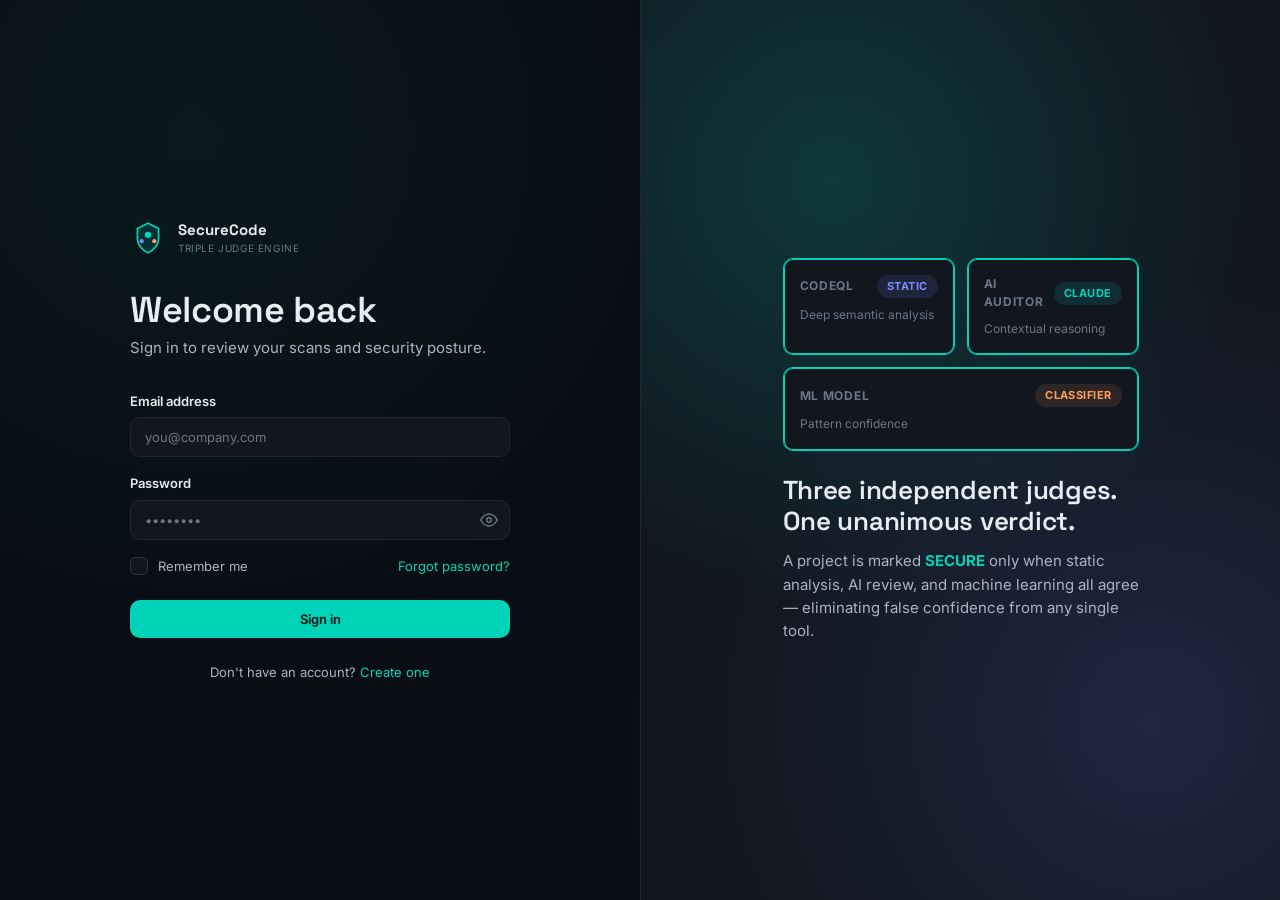
<file: secure-code-platform/frontend/index.html>
<!DOCTYPE html>
<html lang="en">
<head>
<meta charset="UTF-8">
<meta name="viewport" content="width=device-width, initial-scale=1.0">
<title>Sign In — Secure Code Platform</title>
<link rel="preconnect" href="https://fonts.googleapis.com">
<link href="https://fonts.googleapis.com/css2?family=Space+Grotesk:wght@500;600;700&family=Inter:wght@400;500;600;700&family=JetBrains+Mono:wght@400;500&display=swap" rel="stylesheet">
<link rel="stylesheet" href="css/variables.css">
<link rel="stylesheet" href="css/base.css">
<link rel="stylesheet" href="css/layout.css">
<link rel="stylesheet" href="css/components.css">
<link rel="stylesheet" href="css/animations.css">
<script>
  // Apply saved theme before first paint to avoid a flash of the wrong theme.
  (function () {
    var t = localStorage.getItem("scp_theme") || "dark";
    if (t === "light") document.documentElement.setAttribute("data-theme", "light");
  })();
</script>
</head>
<body>

<div class="auth-shell">
  <div class="auth-panel">
    <div class="auth-form-wrap animate-in">
      <div class="flex items-center gap-3" style="margin-bottom: var(--sp-6);">
        <svg width="36" height="36" viewBox="0 0 34 34" fill="none">
          <path d="M17 3 27 8v9c0 8-6.5 12.5-10 14-3.5-1.5-10-6-10-14V8l10-5Z" fill="var(--accent-dim)" stroke="var(--accent)" stroke-width="1.6"/>
          <circle cx="17" cy="14" r="3" fill="var(--accent)"/>
          <circle cx="11" cy="20" r="2" fill="var(--engine-codeql)"/>
          <circle cx="23" cy="20" r="2" fill="var(--engine-ml)"/>
        </svg>
        <div>
          <div style="font-family:var(--font-display); font-weight:700;">SecureCode</div>
          <div style="font-size:10px; color:var(--text-muted); letter-spacing:0.06em;">TRIPLE JUDGE ENGINE</div>
        </div>
      </div>

      <h1>Welcome back</h1>
      <p style="margin-top:4px; margin-bottom: var(--sp-6);">Sign in to review your scans and security posture.</p>

      <form id="login-form" novalidate>
        <div class="field" id="email-field">
          <label for="email">Email address</label>
          <input class="input" type="email" id="email" name="email" placeholder="you@company.com" autocomplete="email" required>
          <span class="error-text">Enter a valid email address</span>
        </div>

        <div class="field" id="password-field">
          <label for="password">Password</label>
          <div class="input-group">
            <input class="input" type="password" id="password" name="password" placeholder="••••••••" autocomplete="current-password" required>
            <button type="button" class="input-group-icon" id="toggle-password" aria-label="Show password">
              <svg width="18" height="18" viewBox="0 0 24 24" fill="none" stroke="currentColor" stroke-width="2"><path d="M1 12s4-8 11-8 11 8 11 8-4 8-11 8-11-8-11-8Z"/><circle cx="12" cy="12" r="3"/></svg>
            </button>
          </div>
          <span class="error-text">Password is required</span>
        </div>

        <div class="flex items-center justify-between" style="margin-bottom: var(--sp-5);">
          <div class="checkbox-row">
            <input type="checkbox" id="remember-me" name="remember">
            <label for="remember-me">Remember me</label>
          </div>
          <a href="forgot-password.html" style="font-size:var(--fs-sm);">Forgot password?</a>
        </div>

        <button type="submit" class="btn btn-primary btn-block" id="login-submit-btn">Sign in</button>
      </form>

      <p style="text-align:center; margin-top: var(--sp-5); font-size: var(--fs-sm);">
        Don't have an account? <a href="register.html">Create one</a>
      </p>
    </div>
  </div>

  <div class="auth-showcase">
    <div style="max-width:420px; padding: var(--sp-6); position:relative; z-index:1;">
      <div class="judge-row animate-in delay-1" style="margin-bottom: var(--sp-5);">
        <div class="judge-seal" data-state="secure">
          <div class="judge-seal-head"><span class="judge-seal-name">CodeQL</span><span class="badge badge-engine-codeql">Static</span></div>
          <div style="font-size:var(--fs-xs); color:var(--text-muted);">Deep semantic analysis</div>
        </div>
        <div class="judge-seal" data-state="secure">
          <div class="judge-seal-head"><span class="judge-seal-name">AI Auditor</span><span class="badge badge-engine-ai">Claude</span></div>
          <div style="font-size:var(--fs-xs); color:var(--text-muted);">Contextual reasoning</div>
        </div>
        <div class="judge-seal" data-state="secure">
          <div class="judge-seal-head"><span class="judge-seal-name">ML Model</span><span class="badge badge-engine-ml">Classifier</span></div>
          <div style="font-size:var(--fs-xs); color:var(--text-muted);">Pattern confidence</div>
        </div>
      </div>
      <h2 class="animate-in delay-2" style="margin-bottom: var(--sp-3);">Three independent judges. One unanimous verdict.</h2>
      <p class="animate-in delay-3">A project is marked <strong style="color:var(--verdict-secure)">SECURE</strong> only when static
        analysis, AI review, and machine learning all agree — eliminating false confidence from any single tool.</p>
    </div>
  </div>
</div>

<script type="module">
  import { login, redirectIfAuthenticated } from "./js/modules/auth.js";
  import { toast } from "./js/modules/toast.js";
  import { setButtonLoading, qs } from "./js/modules/utils.js";

  redirectIfAuthenticated();

  if (qs("session_expired")) {
    toast.warning("Session expired", "Please sign in again to continue.");
  }
  if (qs("registered")) {
    toast.success("Account created", "Please sign in with your new account.");
  }

  document.getElementById("toggle-password").addEventListener("click", (e) => {
    const input = document.getElementById("password");
    const isPassword = input.type === "password";
    input.type = isPassword ? "text" : "password";
    e.currentTarget.setAttribute("aria-label", isPassword ? "Hide password" : "Show password");
  });

  const form = document.getElementById("login-form");
  form.addEventListener("submit", async (e) => {
    e.preventDefault();
    const email = document.getElementById("email").value.trim();
    const password = document.getElementById("password").value;
    const remember = document.getElementById("remember-me").checked;

    document.getElementById("email-field").classList.toggle("has-error", !email);
    document.getElementById("password-field").classList.toggle("has-error", !password);
    if (!email || !password) return;

    const btn = document.getElementById("login-submit-btn");
    setButtonLoading(btn, true, "Signing in…");
    try {
      await login(email, password, remember);
      window.location.href = "dashboard.html";
    } catch (err) {
      toast.error("Sign in failed", err.message);
      setButtonLoading(btn, false);
    }
  });
</script>
</body>
</html>
</file>
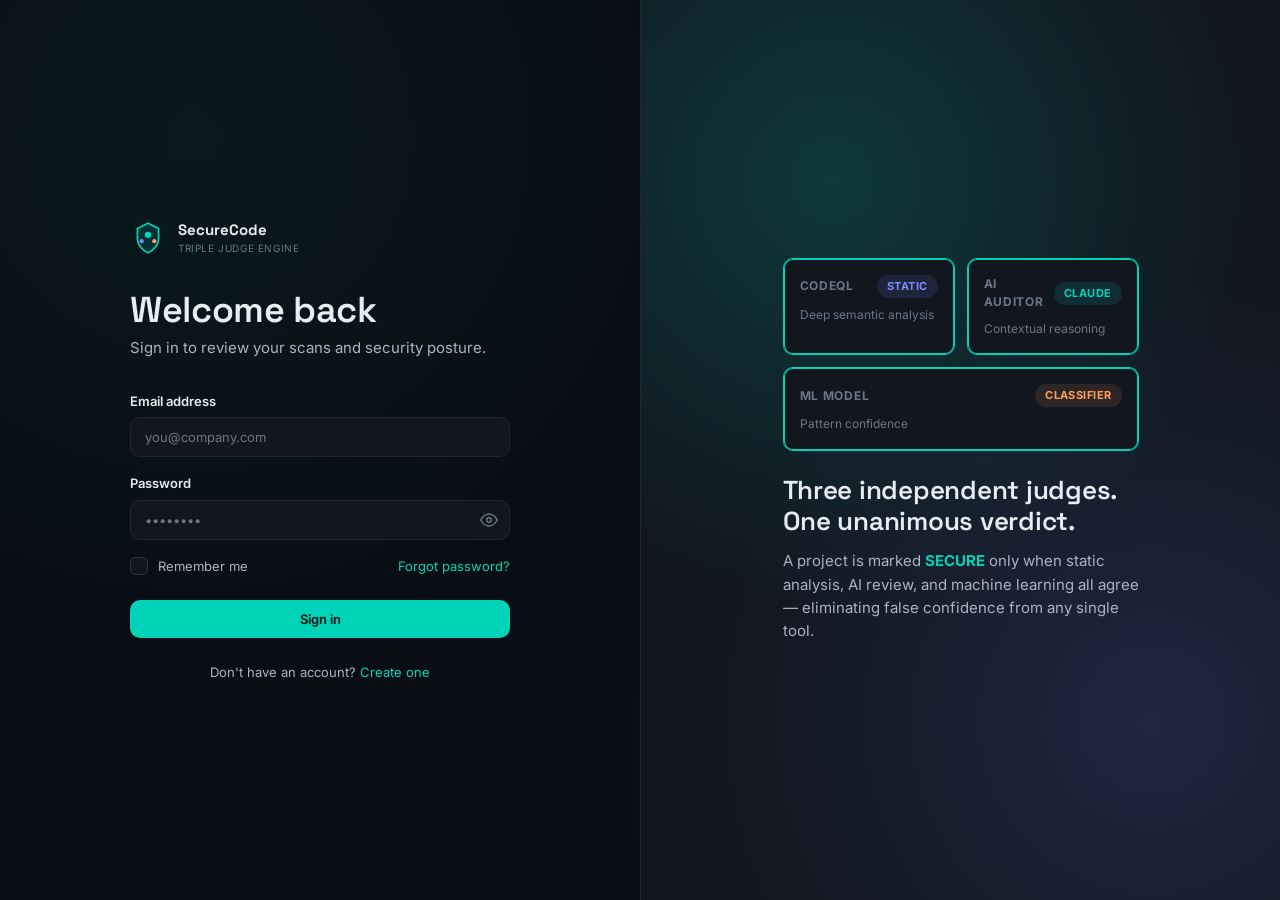
<file: secure-code-platform/frontend/admin.html>
<!DOCTYPE html>
<html lang="en">
<head>
<meta charset="UTF-8">
<meta name="viewport" content="width=device-width, initial-scale=1.0">
<title>Admin Panel — Secure Code Platform</title>
<link rel="preconnect" href="https://fonts.googleapis.com">
<link href="https://fonts.googleapis.com/css2?family=Space+Grotesk:wght@500;600;700&family=Inter:wght@400;500;600;700&family=JetBrains+Mono:wght@400;500&display=swap" rel="stylesheet">
<link rel="stylesheet" href="css/variables.css">
<link rel="stylesheet" href="css/base.css">
<link rel="stylesheet" href="css/layout.css">
<link rel="stylesheet" href="css/components.css">
<link rel="stylesheet" href="css/animations.css">
<script>
  (function () {
    var t = localStorage.getItem("scp_theme") || "dark";
    if (t === "light") document.documentElement.setAttribute("data-theme", "light");
  })();
</script>
<style>
  .tabs { display:flex; gap:4px; border-bottom:1px solid var(--border-hairline); margin-bottom: var(--sp-5); overflow-x:auto; }
  .tab-btn { padding:10px 16px; font-size:var(--fs-sm); font-weight:600; color:var(--text-muted); border-bottom:2px solid transparent; white-space:nowrap; }
  .tab-btn.active { color:var(--accent); border-color:var(--accent); }
  .tab-panel { display:none; }
  .tab-panel.active { display:block; }
  .health-row { display:flex; align-items:center; justify-content:space-between; padding:10px 0; border-bottom:1px solid var(--border-hairline); font-size:var(--fs-sm); }
  .health-row:last-child { border-bottom:none; }
  .health-dot { width:8px;height:8px;border-radius:50%; display:inline-block; margin-right:8px; }
</style>
</head>
<body>

<div id="app-shell-root" class="app-shell"></div>

<script type="module">
  import { requireAdmin } from "./js/modules/auth.js";
  import { renderShell } from "./js/modules/shell.js";
  import { api } from "./js/modules/api.js";
  import { toast } from "./js/modules/toast.js";
  import { barChart } from "./js/modules/charts.js";
  import { escapeHtml, formatDate, timeAgo, initials } from "./js/modules/utils.js";

  if (!(await requireAdmin())) throw new Error("redirecting");
  await renderShell({ active: "admin", breadcrumb: [{ label: "Dashboard", href: "dashboard.html" }, { label: "Admin Panel" }] });

  const content = document.getElementById("page-content");
  content.innerHTML = `
    <div class="page-header"><div><h1>Admin Panel</h1><p>Platform-wide user management, analytics, and system monitoring.</p></div></div>

    <div class="tabs">
      <button class="tab-btn active" data-tab="overview">Overview</button>
      <button class="tab-btn" data-tab="users">User Management</button>
      <button class="tab-btn" data-tab="scan-logs">Scan Logs</button>
      <button class="tab-btn" data-tab="system">System Monitoring</button>
    </div>

    <div class="tab-panel active" id="tab-overview">
      <div class="grid grid-cols-4" style="margin-bottom: var(--sp-5);" id="admin-stat-cards">
        ${Array(4).fill('<div class="card skeleton-card"></div>').join("")}
      </div>
      <div class="grid grid-cols-2">
        <div class="card"><h3 style="margin-bottom:var(--sp-4);">Severity Distribution (All Scans)</h3><div id="severity-chart"></div></div>
        <div class="card"><h3 style="margin-bottom:var(--sp-4);">Engine Usage</h3><div id="engine-usage-table"></div></div>
      </div>
    </div>

    <div class="tab-panel" id="tab-users">
      <div class="card" style="padding:0;">
        <div style="padding:var(--sp-4) var(--sp-4) 0;">
          <div class="search-box" style="width:280px;">
            <svg width="16" height="16" viewBox="0 0 24 24" fill="none" stroke="currentColor" stroke-width="2"><circle cx="11" cy="11" r="7"/><path d="m21 21-4.3-4.3"/></svg>
            <input type="search" id="user-search" placeholder="Search users…">
          </div>
        </div>
        <div id="users-table-wrap" style="margin-top:var(--sp-4);"></div>
      </div>
    </div>

    <div class="tab-panel" id="tab-scan-logs">
      <div class="card" style="padding:0;"><div id="scan-logs-table-wrap"></div></div>
    </div>

    <div class="tab-panel" id="tab-system">
      <div class="grid grid-cols-2">
        <div class="card">
          <h3 style="margin-bottom:var(--sp-4);">Engine Health</h3>
          <div id="engine-health"></div>
        </div>
        <div class="card">
          <h3 style="margin-bottom:var(--sp-4);">Platform Stats</h3>
          <div id="platform-stats"></div>
        </div>
      </div>
    </div>
  `;

  document.querySelectorAll(".tab-btn").forEach((btn) => {
    btn.addEventListener("click", () => {
      document.querySelectorAll(".tab-btn").forEach((b) => b.classList.remove("active"));
      document.querySelectorAll(".tab-panel").forEach((p) => p.classList.remove("active"));
      btn.classList.add("active");
      document.getElementById(`tab-${btn.dataset.tab}`).classList.add("active");
      if (btn.dataset.tab === "users" && !usersLoaded) loadUsers();
      if (btn.dataset.tab === "scan-logs" && !scanLogsLoaded) loadScanLogs();
      if (btn.dataset.tab === "system" && !systemLoaded) loadSystemHealth();
    });
  });

  // ---- Overview ----
  try {
    const analytics = await api.get("/admin/analytics");
    document.getElementById("admin-stat-cards").innerHTML = `
      <div class="card stat-card"><span class="stat-card-label">Total Users</span><div class="stat-card-value">${analytics.total_users}</div></div>
      <div class="card stat-card"><span class="stat-card-label">Total Scans</span><div class="stat-card-value">${analytics.total_scans}</div></div>
      <div class="card stat-card"><span class="stat-card-label">Scans Today</span><div class="stat-card-value">${analytics.scans_today}</div></div>
      <div class="card stat-card"><span class="stat-card-label">Secure Rate</span><div class="stat-card-value" style="color:var(--verdict-secure);">${analytics.overall_secure_rate}%</div></div>
    `;
    document.getElementById("severity-chart").innerHTML = analytics.severity_distribution.length
      ? barChart(analytics.severity_distribution, { valueKey: "count", labelKey: "severity", height: 200 })
      : `<p class="hint">No findings recorded yet.</p>`;
    document.getElementById("engine-usage-table").innerHTML = analytics.engine_usage.length
      ? `<table class="data-table"><thead><tr><th>Engine</th><th>Scans Run</th><th>Avg Duration</th></tr></thead><tbody>
          ${analytics.engine_usage.map((e) => `<tr><td style="text-transform:uppercase; font-weight:600;">${e.engine}</td><td>${e.scans_run}</td><td>${e.avg_duration_ms}ms</td></tr>`).join("")}
        </tbody></table>`
      : `<p class="hint">No engine runs recorded yet.</p>`;
  } catch (err) {
    toast.error("Couldn't load analytics", err.message);
  }

  // ---- Users ----
  let usersLoaded = false;
  async function loadUsers(search = "") {
    const wrap = document.getElementById("users-table-wrap");
    wrap.innerHTML = `<div style="padding:var(--sp-4);"><div class="skeleton-text" style="height:40px;"></div></div>`;
    try {
      const users = await api.get(`/admin/users?search=${encodeURIComponent(search)}`);
      usersLoaded = true;
      wrap.innerHTML = `
        <table class="data-table">
          <thead><tr><th>User</th><th>Role</th><th>Status</th><th>Scans</th><th>Joined</th><th>Last Login</th><th></th></tr></thead>
          <tbody>
            ${users.map((u) => `
              <tr>
                <td><div class="flex items-center gap-2"><span class="avatar" style="width:28px;height:28px;font-size:11px; background:${u.avatar_color};">${initials(u.full_name)}</span>
                  <div><strong>${escapeHtml(u.full_name)}</strong><div class="cell-muted" style="font-size:var(--fs-xs);">${escapeHtml(u.email)}</div></div></div></td>
                <td><span class="badge ${u.role === "admin" ? "badge-engine-ai" : "badge-neutral"}">${u.role}</span></td>
                <td><span class="badge ${u.is_active ? "badge-low" : "badge-critical"}">${u.is_active ? "Active" : "Disabled"}</span></td>
                <td>${u.total_scans}</td>
                <td class="cell-muted">${formatDate(u.created_at, { withTime: false })}</td>
                <td class="cell-muted">${u.last_login_at ? timeAgo(u.last_login_at) : "Never"}</td>
                <td>
                  <div class="flex gap-2">
                    <button class="btn btn-ghost btn-sm" data-toggle-active="${u.id}" data-active="${u.is_active}">${u.is_active ? "Disable" : "Enable"}</button>
                    <button class="btn btn-ghost btn-sm" data-toggle-role="${u.id}" data-role="${u.role}">Make ${u.role === "admin" ? "User" : "Admin"}</button>
                    <button class="btn btn-ghost btn-sm" data-delete-user="${u.id}" style="color:var(--verdict-vulnerable);">Delete</button>
                  </div>
                </td>
              </tr>`).join("")}
          </tbody>
        </table>`;

      wrap.querySelectorAll("[data-toggle-active]").forEach((btn) =>
        btn.addEventListener("click", async () => {
          try {
            await api.patch(`/admin/users/${btn.dataset.toggleActive}`, { is_active: btn.dataset.active !== "true" });
            toast.success("User updated");
            loadUsers(search);
          } catch (err) { toast.error("Couldn't update user", err.message); }
        })
      );
      wrap.querySelectorAll("[data-toggle-role]").forEach((btn) =>
        btn.addEventListener("click", async () => {
          try {
            await api.patch(`/admin/users/${btn.dataset.toggleRole}`, { role: btn.dataset.role === "admin" ? "user" : "admin" });
            toast.success("User updated");
            loadUsers(search);
          } catch (err) { toast.error("Couldn't update user", err.message); }
        })
      );
      wrap.querySelectorAll("[data-delete-user]").forEach((btn) =>
        btn.addEventListener("click", async () => {
          if (!confirm("Delete this user and all their scans? This cannot be undone.")) return;
          try {
            await api.delete(`/admin/users/${btn.dataset.deleteUser}`);
            toast.success("User deleted");
            loadUsers(search);
          } catch (err) { toast.error("Couldn't delete user", err.message); }
        })
      );
    } catch (err) {
      wrap.innerHTML = `<div class="empty-state"><p>${escapeHtml(err.message)}</p></div>`;
    }
  }
  document.getElementById("user-search").addEventListener("input", (e) => loadUsers(e.target.value));

  // ---- Scan logs ----
  let scanLogsLoaded = false;
  async function loadScanLogs() {
    const wrap = document.getElementById("scan-logs-table-wrap");
    wrap.innerHTML = `<div style="padding:var(--sp-4);"><div class="skeleton-text" style="height:40px;"></div></div>`;
    try {
      const data = await api.get("/admin/scan-logs?page=1&page_size=50");
      scanLogsLoaded = true;
      if (!data.items.length) {
        wrap.innerHTML = `<div class="empty-state"><h3>No scans yet</h3></div>`;
        return;
      }
      wrap.innerHTML = `
        <table class="data-table">
          <thead><tr><th>Scan</th><th>Owner</th><th>Status</th><th>Verdict</th><th>Date</th></tr></thead>
          <tbody>
            ${data.items.map((s) => `
              <tr onclick="window.location.href='results.html?scan_id=${s.id}'">
                <td><strong>${escapeHtml(s.name)}</strong></td>
                <td class="cell-muted">${escapeHtml(s.owner_email)}</td>
                <td><span class="badge badge-neutral" style="text-transform:capitalize;">${s.status}</span></td>
                <td>${s.verdict === "secure" ? '<span class="verdict-seal secure"><span class="seal-dot"></span>Secure</span>' : s.verdict === "vulnerable" ? '<span class="verdict-seal vulnerable"><span class="seal-dot"></span>Vulnerable</span>' : '<span class="verdict-seal pending"><span class="seal-dot"></span>Pending</span>'}</td>
                <td class="cell-muted">${formatDate(s.created_at)}</td>
              </tr>`).join("")}
          </tbody>
        </table>`;
    } catch (err) {
      wrap.innerHTML = `<div class="empty-state"><p>${escapeHtml(err.message)}</p></div>`;
    }
  }

  // ---- System health ----
  let systemLoaded = false;
  async function loadSystemHealth() {
    try {
      const health = await api.get("/admin/system-health");
      systemLoaded = true;
      const statusDot = (ok) => `<span class="health-dot" style="background:${ok ? "var(--verdict-secure)" : "var(--verdict-pending)"};"></span>`;

      document.getElementById("engine-health").innerHTML = `
        <div class="health-row"><span>${statusDot(true)}API Server</span><span class="badge badge-low">${health.api_status}</span></div>
        <div class="health-row"><span>${statusDot(true)}Database</span><span class="badge badge-low">${health.database_status}</span></div>
        <div class="health-row"><span>${statusDot(health.codeql_engine_status === "available")}CodeQL Engine</span><span class="badge ${health.codeql_engine_status === "available" ? "badge-low" : "badge-medium"}">${health.codeql_engine_status}</span></div>
        <div class="health-row"><span>${statusDot(health.ai_engine_status === "configured")}AI Auditor</span><span class="badge ${health.ai_engine_status === "configured" ? "badge-low" : "badge-medium"}">${health.ai_engine_status}</span></div>
        <div class="health-row"><span>${statusDot(true)}ML Classifier</span><span class="badge badge-low">${health.ml_engine_status}</span></div>`;

      document.getElementById("platform-stats").innerHTML = `
        <div class="health-row"><span>Uptime</span><strong>${Math.floor(health.uptime_seconds / 60)} min</strong></div>
        <div class="health-row"><span>Total Users</span><strong>${health.total_users}</strong></div>
        <div class="health-row"><span>Total Scans</span><strong>${health.total_scans}</strong></div>
        <div class="health-row"><span>Storage Used</span><strong>${health.storage_used_mb} MB</strong></div>`;
    } catch (err) {
      toast.error("Couldn't load system health", err.message);
    }
  }
</script>
</body>
</html>
</file>
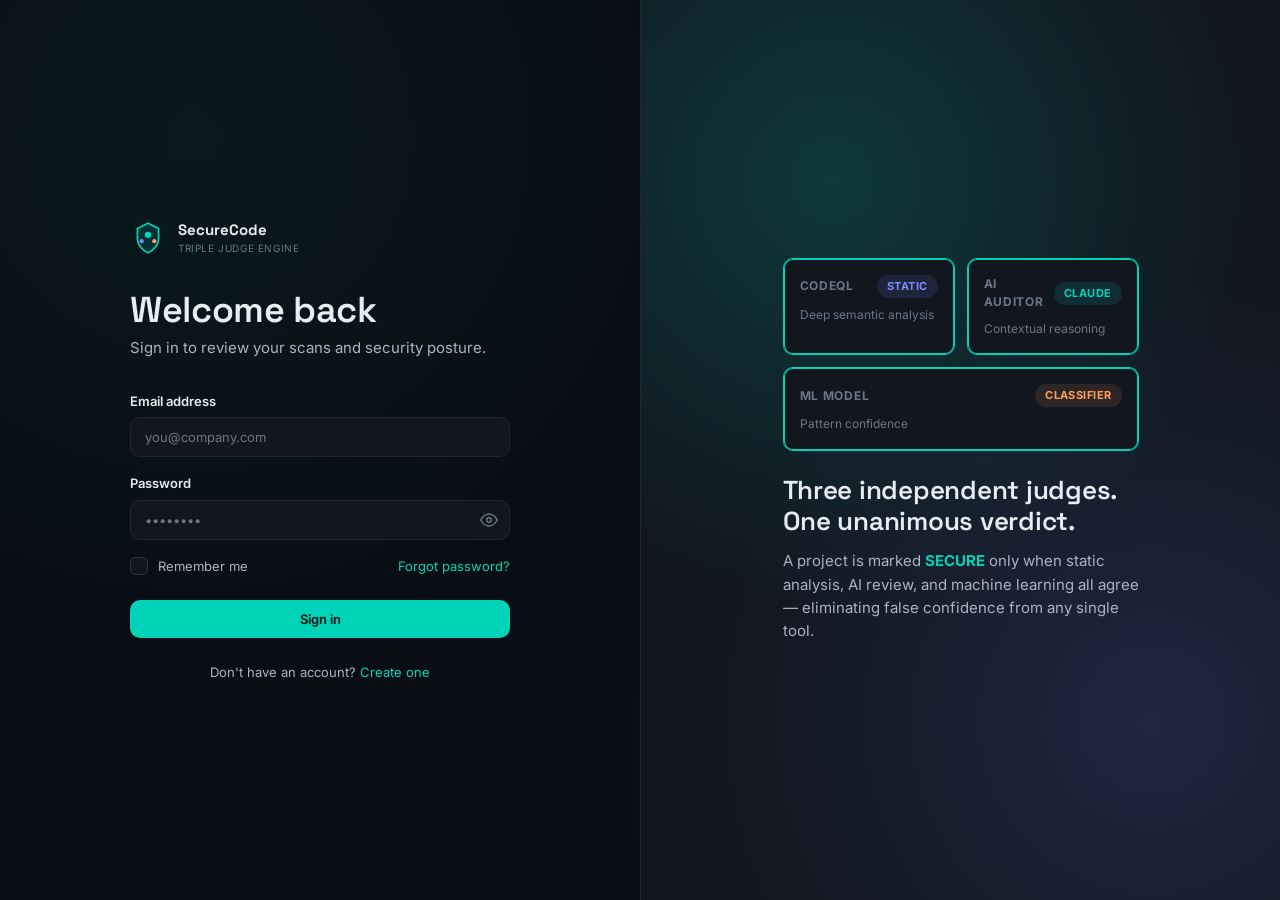
<file: secure-code-platform/frontend/dashboard.html>
<!DOCTYPE html>
<html lang="en">
<head>
<meta charset="UTF-8">
<meta name="viewport" content="width=device-width, initial-scale=1.0">
<title>Dashboard — Secure Code Platform</title>
<link rel="preconnect" href="https://fonts.googleapis.com">
<link href="https://fonts.googleapis.com/css2?family=Space+Grotesk:wght@500;600;700&family=Inter:wght@400;500;600;700&family=JetBrains+Mono:wght@400;500&display=swap" rel="stylesheet">
<link rel="stylesheet" href="css/variables.css">
<link rel="stylesheet" href="css/base.css">
<link rel="stylesheet" href="css/layout.css">
<link rel="stylesheet" href="css/components.css">
<link rel="stylesheet" href="css/animations.css">
<script>
  (function () {
    var t = localStorage.getItem("scp_theme") || "dark";
    if (t === "light") document.documentElement.setAttribute("data-theme", "light");
  })();
</script>
</head>
<body>

<div id="app-shell-root" class="app-shell"></div>

<script type="module">
  import { requireAuth, getCurrentUser } from "./js/modules/auth.js";
  import { renderShell } from "./js/modules/shell.js";
  import { api } from "./js/modules/api.js";
  import { toast } from "./js/modules/toast.js";
  import { gaugeChart, stackedTrendChart, severityDonut } from "./js/modules/charts.js";
  import { formatDate, timeAgo, escapeHtml } from "./js/modules/utils.js";

  if (!requireAuth()) throw new Error("redirecting");

  const user = await renderShell({ active: "dashboard", breadcrumb: [{ label: "Dashboard" }] });
  const content = document.getElementById("page-content");

  content.innerHTML = `
    <div class="page-header">
      <div>
        <h1>Welcome back, ${escapeHtml((user?.full_name || "").split(" ")[0] || "")}</h1>
        <p>Here's your security posture across all scanned projects.</p>
      </div>
      <div class="page-header-actions">
        <a href="upload.html" class="btn btn-primary">
          <svg width="16" height="16" viewBox="0 0 24 24" fill="none" stroke="currentColor" stroke-width="2"><path d="M12 5v14M5 12h14"/></svg>
          New Scan
        </a>
      </div>
    </div>
    <div class="grid grid-cols-4" id="stat-cards" style="margin-bottom: var(--sp-5);">
      ${Array(4).fill('<div class="card skeleton-card"></div>').join("")}
    </div>
    <div class="grid grid-cols-3" style="margin-bottom: var(--sp-5);" id="chart-row">
      <div class="card skeleton-card" style="height:280px; grid-column: span 2;"></div>
      <div class="card skeleton-card" style="height:280px;"></div>
    </div>
    <div class="card" id="recent-scans-card">
      <div class="skeleton skeleton-title"></div>
      <div class="skeleton-text" style="width:100%; height:40px;"></div>
      <div class="skeleton-text" style="width:100%; height:40px;"></div>
    </div>`;

  try {
    const stats = await api.get("/dashboard/stats");
    renderStats(stats);
  } catch (err) {
    toast.error("Couldn't load dashboard", err.message);
  }

  function renderStats(stats) {
    document.getElementById("stat-cards").innerHTML = `
      <div class="card stat-card animate-in">
        <div class="stat-card-head">
          <span class="stat-card-label">Total Scans</span>
          <span class="stat-card-icon">${icon("activity")}</span>
        </div>
        <div class="stat-card-value value-glow">${stats.total_scans}</div>
      </div>
      <div class="card stat-card animate-in delay-1">
        <div class="stat-card-head">
          <span class="stat-card-label">Secure Projects</span>
          <span class="stat-card-icon" style="background:var(--verdict-secure-bg); color:var(--verdict-secure);">${icon("shield-check")}</span>
        </div>
        <div class="stat-card-value value-glow" style="color:var(--verdict-secure);">${stats.secure_projects}</div>
      </div>
      <div class="card stat-card animate-in delay-2">
        <div class="stat-card-head">
          <span class="stat-card-label">Vulnerable Projects</span>
          <span class="stat-card-icon" style="background:var(--verdict-vulnerable-bg); color:var(--verdict-vulnerable);">${icon("alert")}</span>
        </div>
        <div class="stat-card-value value-glow" style="color:var(--verdict-vulnerable);">${stats.vulnerable_projects}</div>
      </div>
      <div class="card stat-card animate-in delay-3">
        <div class="stat-card-head">
          <span class="stat-card-label">Detection Accuracy</span>
          <span class="stat-card-icon">${icon("target")}</span>
        </div>
        <div class="stat-card-value value-glow">${stats.detection_accuracy}%</div>
      </div>`;

    document.getElementById("chart-row").innerHTML = `
      <div class="card animate-in" style="grid-column: span 2;">
        <div class="flex items-center justify-between" style="margin-bottom: var(--sp-4);">
          <h3>Scan Trend (14 days)</h3>
          <div class="flex gap-3" style="font-size:var(--fs-xs);">
            <span class="flex items-center gap-2"><span style="width:8px;height:8px;border-radius:50%;background:var(--verdict-secure);display:inline-block;"></span>Secure</span>
            <span class="flex items-center gap-2"><span style="width:8px;height:8px;border-radius:50%;background:var(--verdict-vulnerable);display:inline-block;"></span>Vulnerable</span>
          </div>
        </div>
        ${stackedTrendChart(stats.scans_trend, { height: 200 })}
      </div>
      <div class="card animate-in delay-1 flex flex-col items-center">
        <h3 style="align-self:flex-start; margin-bottom: var(--sp-4);">Security Score</h3>
        ${gaugeChart(stats.average_security_score, { size: 150 })}
        <p style="margin-top: var(--sp-3); font-size: var(--fs-sm); text-align:center;">
          Average across ${stats.total_scans} scan${stats.total_scans !== 1 ? "s" : ""}<br>
          <span style="color:var(--verdict-vulnerable); font-weight:600;">${stats.critical_vulnerabilities} critical</span> finding${stats.critical_vulnerabilities !== 1 ? "s" : ""} found
        </p>
      </div>`;

    const recentCard = document.getElementById("recent-scans-card");
    if (!stats.recent_scans.length) {
      recentCard.innerHTML = `
        <h3 style="margin-bottom: var(--sp-4);">Recent Scans</h3>
        <div class="empty-state">
          ${icon("shield-check", 48)}
          <h3>No scans yet</h3>
          <p>Upload your first project to get a security verdict.</p>
          <a href="upload.html" class="btn btn-primary" style="margin-top:var(--sp-4);">Start a scan</a>
        </div>`;
      return;
    }

    recentCard.innerHTML = `
      <div class="flex items-center justify-between" style="margin-bottom: var(--sp-4);">
        <h3>Recent Scans</h3>
        <a href="history.html" style="font-size:var(--fs-sm);">View all →</a>
      </div>
      <div class="table-wrap">
        <table class="data-table">
          <thead><tr><th>Project</th><th>Verdict</th><th>Score</th><th>Findings</th><th>Scanned</th></tr></thead>
          <tbody>
            ${stats.recent_scans
              .map(
                (s) => `
              <tr onclick="window.location.href='results.html?scan_id=${s.id}'">
                <td><strong>${escapeHtml(s.name)}</strong><div class="cell-muted" style="font-size:var(--fs-xs);">${s.total_files} file${s.total_files !== 1 ? "s" : ""}</div></td>
                <td>${verdictBadge(s.verdict, s.status)}</td>
                <td>${s.security_score.toFixed(0)}/100</td>
                <td>${s.vulnerability_count}</td>
                <td class="cell-muted">${timeAgo(s.created_at)}</td>
              </tr>`
              )
              .join("")}
          </tbody>
        </table>
      </div>`;
  }

  function verdictBadge(verdict, status) {
    if (status !== "completed") {
      const label = status === "running" ? "Running" : status === "failed" ? "Failed" : status === "queued" ? "Queued" : "Cancelled";
      return `<span class="verdict-seal pending"><span class="seal-dot"></span>${label}</span>`;
    }
    return verdict === "secure"
      ? `<span class="verdict-seal secure"><span class="seal-dot"></span>Secure</span>`
      : `<span class="verdict-seal vulnerable"><span class="seal-dot"></span>Vulnerable</span>`;
  }

  function icon(name, size = 18) {
    const paths = {
      activity: `<path d="M22 12h-4l-3 9L9 3l-3 9H2"/>`,
      "shield-check": `<path d="M12 2 4 5v6c0 5.5 3.8 9.7 8 11 4.2-1.3 8-5.5 8-11V5l-8-3Z"/><path d="m9 12 2 2 4-4"/>`,
      alert: `<path d="M10.29 3.86 1.82 18a2 2 0 0 0 1.71 3h16.94a2 2 0 0 0 1.71-3L13.71 3.86a2 2 0 0 0-3.42 0Z"/><path d="M12 9v4M12 17h.01"/>`,
      target: `<circle cx="12" cy="12" r="10"/><circle cx="12" cy="12" r="6"/><circle cx="12" cy="12" r="2"/>`,
    };
    return `<svg width="${size}" height="${size}" viewBox="0 0 24 24" fill="none" stroke="currentColor" stroke-width="2" stroke-linecap="round" stroke-linejoin="round">${paths[name] || ""}</svg>`;
  }
</script>
</body>
</html>
</file>
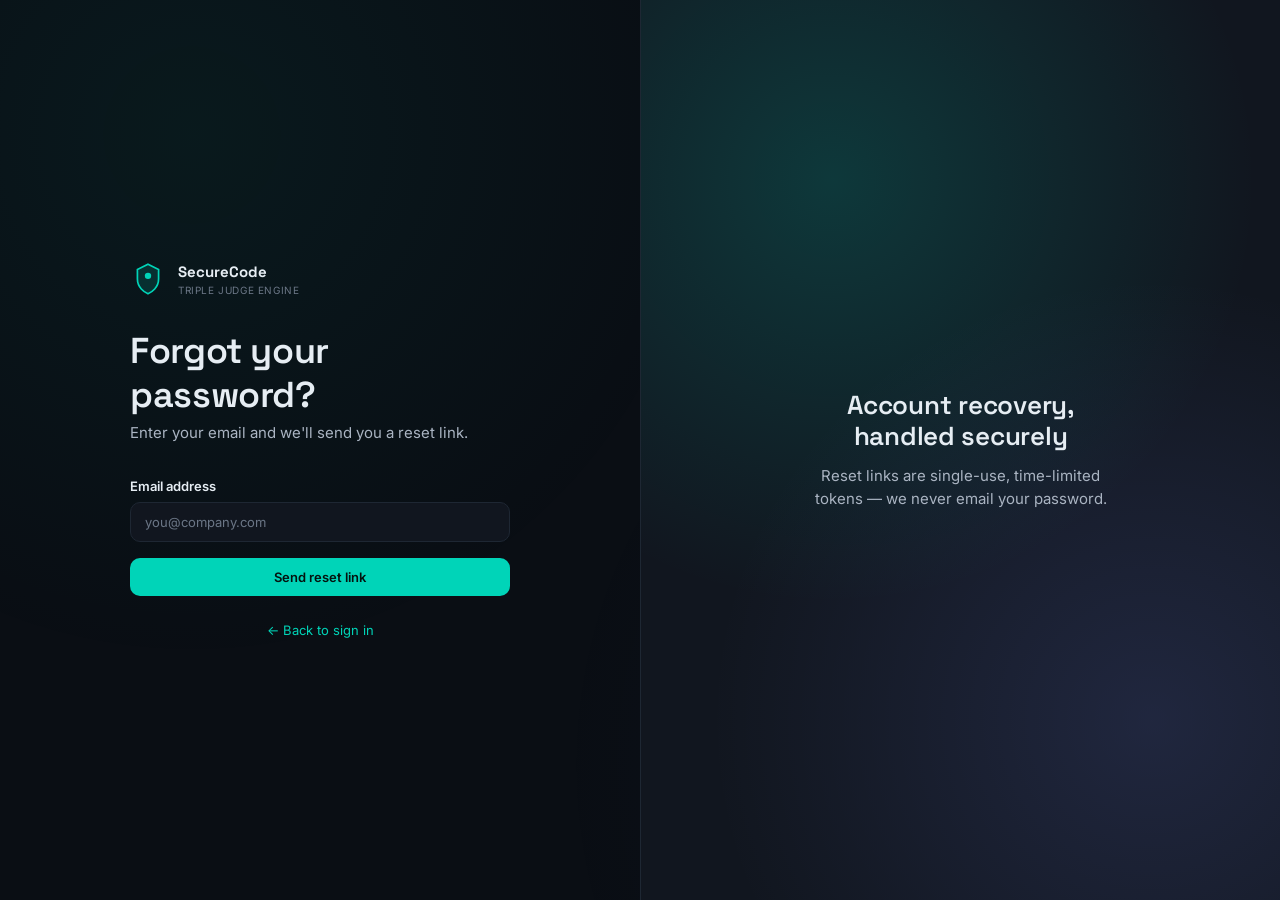
<file: secure-code-platform/frontend/forgot-password.html>
<!DOCTYPE html>
<html lang="en">
<head>
<meta charset="UTF-8">
<meta name="viewport" content="width=device-width, initial-scale=1.0">
<title>Forgot Password — Secure Code Platform</title>
<link rel="preconnect" href="https://fonts.googleapis.com">
<link href="https://fonts.googleapis.com/css2?family=Space+Grotesk:wght@500;600;700&family=Inter:wght@400;500;600;700&family=JetBrains+Mono:wght@400;500&display=swap" rel="stylesheet">
<link rel="stylesheet" href="css/variables.css">
<link rel="stylesheet" href="css/base.css">
<link rel="stylesheet" href="css/layout.css">
<link rel="stylesheet" href="css/components.css">
<link rel="stylesheet" href="css/animations.css">
<script>
  (function () {
    var t = localStorage.getItem("scp_theme") || "dark";
    if (t === "light") document.documentElement.setAttribute("data-theme", "light");
  })();
</script>
</head>
<body>

<div class="auth-shell">
  <div class="auth-panel">
    <div class="auth-form-wrap animate-in">
      <div class="flex items-center gap-3" style="margin-bottom: var(--sp-6);">
        <svg width="36" height="36" viewBox="0 0 34 34" fill="none">
          <path d="M17 3 27 8v9c0 8-6.5 12.5-10 14-3.5-1.5-10-6-10-14V8l10-5Z" fill="var(--accent-dim)" stroke="var(--accent)" stroke-width="1.6"/>
          <circle cx="17" cy="14" r="3" fill="var(--accent)"/>
        </svg>
        <div>
          <div style="font-family:var(--font-display); font-weight:700;">SecureCode</div>
          <div style="font-size:10px; color:var(--text-muted); letter-spacing:0.06em;">TRIPLE JUDGE ENGINE</div>
        </div>
      </div>

      <div id="form-state">
        <h1>Forgot your password?</h1>
        <p style="margin-top:4px; margin-bottom: var(--sp-6);">Enter your email and we'll send you a reset link.</p>

        <form id="forgot-form" novalidate>
          <div class="field" id="email-field">
            <label for="email">Email address</label>
            <input class="input" type="email" id="email" name="email" placeholder="you@company.com" autocomplete="email" required>
            <span class="error-text">Enter a valid email address</span>
          </div>
          <button type="submit" class="btn btn-primary btn-block" id="submit-btn">Send reset link</button>
        </form>
      </div>

      <div id="success-state" style="display:none; text-align:center;">
        <div class="stat-card-icon" style="width:56px;height:56px;margin:0 auto var(--sp-4);">
          <svg width="26" height="26" viewBox="0 0 24 24" fill="none" stroke="currentColor" stroke-width="2"><path d="M4 4h16v16H4z" opacity="0"/><path d="m22 6-10 7L2 6"/><path d="M2 6h20v12H2z"/></svg>
        </div>
        <h2>Check your inbox</h2>
        <p style="margin-top:8px;">If an account exists for that email, we've sent a password reset link. It expires in 30 minutes.</p>
      </div>

      <p style="text-align:center; margin-top: var(--sp-5); font-size: var(--fs-sm);">
        <a href="index.html">← Back to sign in</a>
      </p>
    </div>
  </div>
  <div class="auth-showcase">
    <div style="max-width:380px; padding: var(--sp-6); text-align:center; position:relative; z-index:1;">
      <h2 style="margin-bottom:var(--sp-3);">Account recovery, handled securely</h2>
      <p>Reset links are single-use, time-limited tokens — we never email your password.</p>
    </div>
  </div>
</div>

<script type="module">
  import { forgotPassword } from "./js/modules/auth.js";
  import { toast } from "./js/modules/toast.js";
  import { setButtonLoading } from "./js/modules/utils.js";

  document.getElementById("forgot-form").addEventListener("submit", async (e) => {
    e.preventDefault();
    const email = document.getElementById("email").value.trim();
    document.getElementById("email-field").classList.toggle("has-error", !email);
    if (!email) return;

    const btn = document.getElementById("submit-btn");
    setButtonLoading(btn, true, "Sending…");
    try {
      await forgotPassword(email);
      document.getElementById("form-state").style.display = "none";
      document.getElementById("success-state").style.display = "block";
    } catch (err) {
      toast.error("Something went wrong", err.message);
      setButtonLoading(btn, false);
    }
  });
</script>
</body>
</html>
</file>
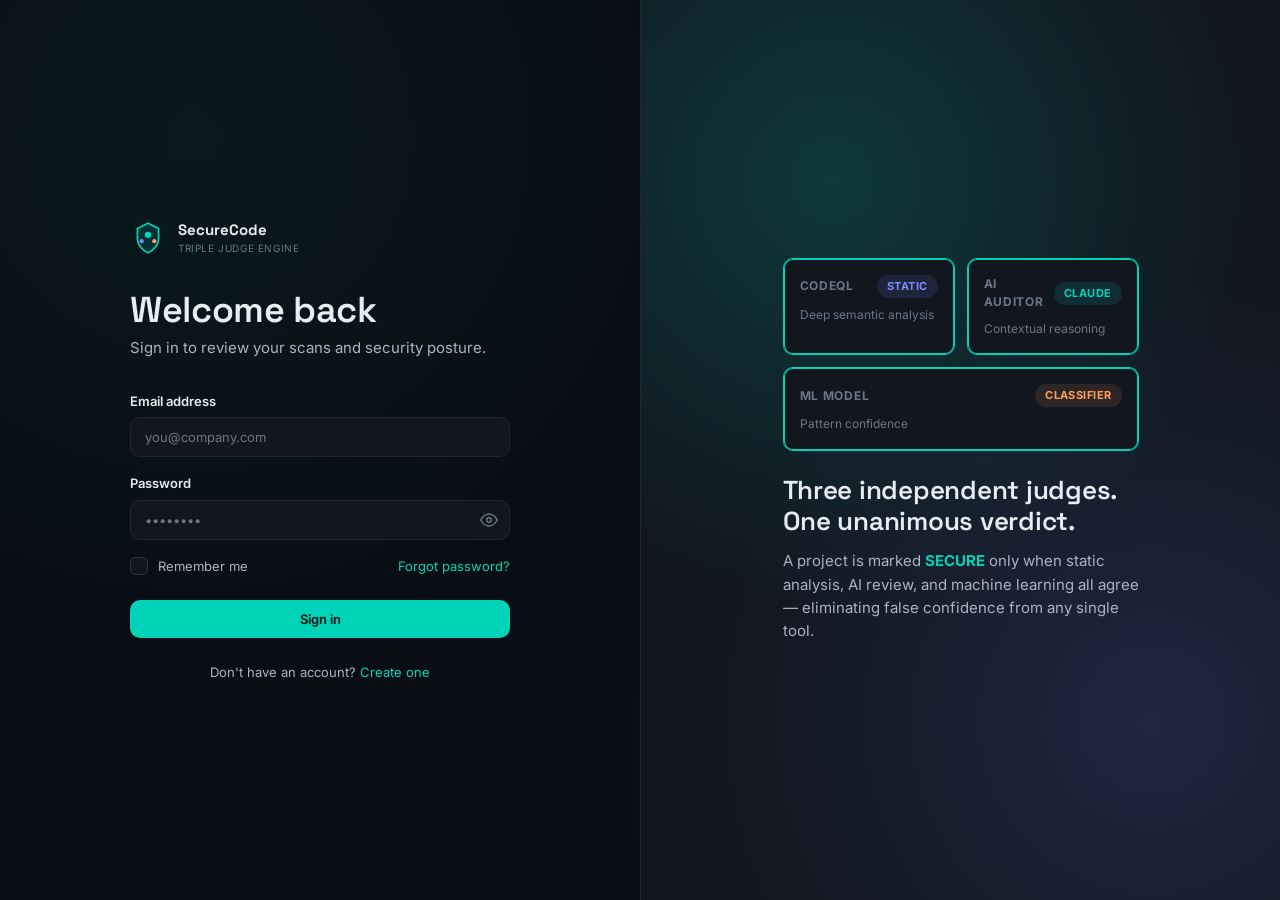
<file: secure-code-platform/frontend/history.html>
<!DOCTYPE html>
<html lang="en">
<head>
<meta charset="UTF-8">
<meta name="viewport" content="width=device-width, initial-scale=1.0">
<title>History — Secure Code Platform</title>
<link rel="preconnect" href="https://fonts.googleapis.com">
<link href="https://fonts.googleapis.com/css2?family=Space+Grotesk:wght@500;600;700&family=Inter:wght@400;500;600;700&family=JetBrains+Mono:wght@400;500&display=swap" rel="stylesheet">
<link rel="stylesheet" href="css/variables.css">
<link rel="stylesheet" href="css/base.css">
<link rel="stylesheet" href="css/layout.css">
<link rel="stylesheet" href="css/components.css">
<link rel="stylesheet" href="css/animations.css">
<script>
  (function () {
    var t = localStorage.getItem("scp_theme") || "dark";
    if (t === "light") document.documentElement.setAttribute("data-theme", "light");
  })();
</script>
</head>
<body>

<div id="app-shell-root" class="app-shell"></div>

<script type="module">
  import { requireAuth } from "./js/modules/auth.js";
  import { renderShell } from "./js/modules/shell.js";
  import { api } from "./js/modules/api.js";
  import { toast } from "./js/modules/toast.js";
  import { formatDate, escapeHtml, debounce, qs, setQs } from "./js/modules/utils.js";

  if (!requireAuth()) throw new Error("redirecting");
  await renderShell({ active: "history", breadcrumb: [{ label: "Dashboard", href: "dashboard.html" }, { label: "History" }] });

  const content = document.getElementById("page-content");
  let state = { search: qs("search", ""), status: qs("status", ""), verdict: qs("verdict", ""), page: Number(qs("page", 1)) };

  content.innerHTML = `
    <div class="page-header">
      <div><h1>Scan History</h1><p>Search, filter, and manage all your past scans.</p></div>
      <div class="page-header-actions"><a href="upload.html" class="btn btn-primary">+ New Scan</a></div>
    </div>

    <div class="card" style="margin-bottom: var(--sp-5);">
      <div class="flex gap-3" style="flex-wrap:wrap;">
        <div class="search-box" style="width:280px;">
          <svg width="16" height="16" viewBox="0 0 24 24" fill="none" stroke="currentColor" stroke-width="2"><circle cx="11" cy="11" r="7"/><path d="m21 21-4.3-4.3"/></svg>
          <input type="search" id="search-input" placeholder="Search by scan name…" value="${escapeHtml(state.search)}">
        </div>
        <select class="select" id="status-filter" style="width:160px;">
          <option value="">All statuses</option>
          <option value="completed">Completed</option>
          <option value="running">Running</option>
          <option value="queued">Queued</option>
          <option value="failed">Failed</option>
          <option value="cancelled">Cancelled</option>
        </select>
        <select class="select" id="verdict-filter" style="width:160px;">
          <option value="">All verdicts</option>
          <option value="secure">Secure</option>
          <option value="vulnerable">Vulnerable</option>
        </select>
      </div>
    </div>

    <div class="card" style="padding:0;">
      <div id="history-table-wrap"></div>
      <div class="pagination" id="pagination"></div>
    </div>
  `;

  document.getElementById("status-filter").value = state.status;
  document.getElementById("verdict-filter").value = state.verdict;

  const searchInput = document.getElementById("search-input");
  searchInput.addEventListener("input", debounce(() => { state.search = searchInput.value; state.page = 1; load(); }, 350));
  document.getElementById("status-filter").addEventListener("change", (e) => { state.status = e.target.value; state.page = 1; load(); });
  document.getElementById("verdict-filter").addEventListener("change", (e) => { state.verdict = e.target.value; state.page = 1; load(); });

  async function load() {
    setQs(state);
    const wrap = document.getElementById("history-table-wrap");
    wrap.innerHTML = `<div style="padding:var(--sp-5);">${Array(4).fill('<div class="skeleton-text" style="height:48px;"></div>').join("")}</div>`;

    try {
      const params = new URLSearchParams();
      if (state.search) params.set("search", state.search);
      if (state.status) params.set("status", state.status);
      if (state.verdict) params.set("verdict", state.verdict);
      params.set("page", state.page);
      params.set("page_size", 10);

      const data = await api.get(`/history?${params.toString()}`);
      renderTable(data);
      renderPagination(data);
    } catch (err) {
      toast.error("Couldn't load history", err.message);
    }
  }

  function renderTable(data) {
    const wrap = document.getElementById("history-table-wrap");
    if (!data.items.length) {
      wrap.innerHTML = `<div class="empty-state">
        <svg width="48" height="48" viewBox="0 0 24 24" fill="none" stroke="currentColor" stroke-width="1.5"><circle cx="12" cy="12" r="9"/><path d="M12 7v5l3 3"/></svg>
        <h3>No scans found</h3><p>Try adjusting your filters, or start a new scan.</p>
      </div>`;
      return;
    }

    wrap.innerHTML = `
      <table class="data-table">
        <thead><tr><th>Project</th><th>Verdict</th><th>Status</th><th>Score</th><th>Findings</th><th>Date</th><th></th></tr></thead>
        <tbody>
          ${data.items.map((s) => `
            <tr data-id="${s.id}" data-status="${s.status}">
              <td><strong>${escapeHtml(s.name)}</strong><div class="cell-muted" style="font-size:var(--fs-xs); text-transform:capitalize;">${s.scan_type} scan · ${s.total_files} file(s)</div></td>
              <td>${verdictBadge(s.verdict, s.status)}</td>
              <td><span class="badge badge-neutral" style="text-transform:capitalize;">${s.status}</span></td>
              <td>${s.status === "completed" ? s.security_score.toFixed(0) + "/100" : "—"}</td>
              <td>${s.vulnerability_count}</td>
              <td class="cell-muted">${formatDate(s.created_at, { withTime: false })}</td>
              <td>
                <div class="flex gap-2">
                  <button class="btn btn-ghost btn-sm" data-action="view" data-id="${s.id}" data-status="${s.status}" title="View">
                    <svg width="15" height="15" viewBox="0 0 24 24" fill="none" stroke="currentColor" stroke-width="2"><path d="M1 12s4-8 11-8 11 8 11 8-4 8-11 8-11-8-11-8Z"/><circle cx="12" cy="12" r="3"/></svg>
                  </button>
                  <button class="btn btn-ghost btn-sm" data-action="rerun" data-id="${s.id}" title="Re-run">
                    <svg width="15" height="15" viewBox="0 0 24 24" fill="none" stroke="currentColor" stroke-width="2"><path d="M3 12a9 9 0 1 1 3 6.7"/><path d="M3 16v-4h4"/></svg>
                  </button>
                  <button class="btn btn-ghost btn-sm" data-action="delete" data-id="${s.id}" title="Delete">
                    <svg width="15" height="15" viewBox="0 0 24 24" fill="none" stroke="currentColor" stroke-width="2"><path d="M3 6h18M8 6V4a2 2 0 0 1 2-2h4a2 2 0 0 1 2 2v2m3 0-1 14a2 2 0 0 1-2 2H7a2 2 0 0 1-2-2L4 6"/></svg>
                  </button>
                </div>
              </td>
            </tr>`).join("")}
        </tbody>
      </table>`;

    wrap.querySelectorAll("[data-action='view']").forEach((btn) =>
      btn.addEventListener("click", () => {
        const id = btn.dataset.id;
        window.location.href = btn.dataset.status === "completed" ? `results.html?scan_id=${id}` : `scan-progress.html?scan_id=${id}`;
      })
    );
    wrap.querySelectorAll("[data-action='rerun']").forEach((btn) =>
      btn.addEventListener("click", async (e) => {
        e.stopPropagation();
        try {
          const res = await api.post(`/history/${btn.dataset.id}/rerun`);
          toast.success("Re-run started");
          window.location.href = `scan-progress.html?scan_id=${res.scan_id}`;
        } catch (err) {
          toast.error("Couldn't re-run scan", err.message);
        }
      })
    );
    wrap.querySelectorAll("[data-action='delete']").forEach((btn) =>
      btn.addEventListener("click", async (e) => {
        e.stopPropagation();
        if (!confirm("Delete this scan permanently? This cannot be undone.")) return;
        try {
          await api.delete(`/history/${btn.dataset.id}`);
          toast.success("Scan deleted");
          load();
        } catch (err) {
          toast.error("Couldn't delete scan", err.message);
        }
      })
    );
  }

  function renderPagination(data) {
    const pag = document.getElementById("pagination");
    if (data.total_pages <= 1) { pag.innerHTML = `<span class="hint">${data.total} result${data.total !== 1 ? "s" : ""}</span>`; return; }

    let pages = "";
    for (let i = 1; i <= data.total_pages; i++) {
      if (i === 1 || i === data.total_pages || Math.abs(i - data.page) <= 1) {
        pages += `<button class="page-btn ${i === data.page ? "active" : ""}" data-page="${i}">${i}</button>`;
      } else if (Math.abs(i - data.page) === 2) {
        pages += `<span style="padding:0 4px; color:var(--text-muted);">…</span>`;
      }
    }

    pag.innerHTML = `
      <span class="hint">${data.total} result${data.total !== 1 ? "s" : ""}</span>
      <div class="pagination-pages">
        <button class="page-btn" id="prev-page" ${data.page === 1 ? "disabled" : ""}>‹</button>
        ${pages}
        <button class="page-btn" id="next-page" ${data.page === data.total_pages ? "disabled" : ""}>›</button>
      </div>`;

    pag.querySelectorAll("[data-page]").forEach((b) => b.addEventListener("click", () => { state.page = Number(b.dataset.page); load(); }));
    document.getElementById("prev-page")?.addEventListener("click", () => { if (state.page > 1) { state.page--; load(); } });
    document.getElementById("next-page")?.addEventListener("click", () => { if (state.page < data.total_pages) { state.page++; load(); } });
  }

  function verdictBadge(verdict, status) {
    if (status !== "completed") return `<span class="verdict-seal pending"><span class="seal-dot"></span>Pending</span>`;
    return verdict === "secure"
      ? `<span class="verdict-seal secure"><span class="seal-dot"></span>Secure</span>`
      : `<span class="verdict-seal vulnerable"><span class="seal-dot"></span>Vulnerable</span>`;
  }

  load();
</script>
</body>
</html>
</file>
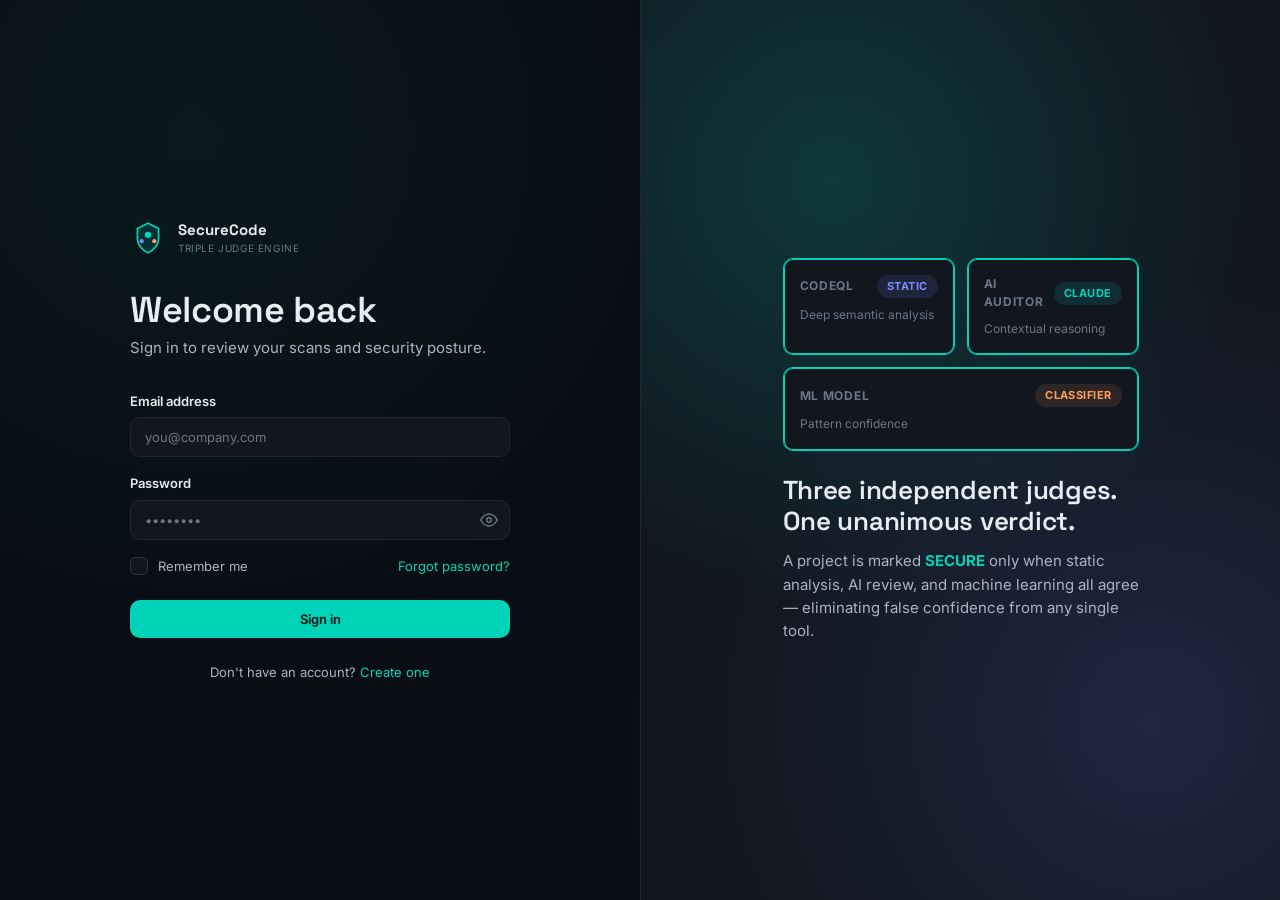
<file: secure-code-platform/frontend/profile.html>
<!DOCTYPE html>
<html lang="en">
<head>
<meta charset="UTF-8">
<meta name="viewport" content="width=device-width, initial-scale=1.0">
<title>Profile — Secure Code Platform</title>
<link rel="preconnect" href="https://fonts.googleapis.com">
<link href="https://fonts.googleapis.com/css2?family=Space+Grotesk:wght@500;600;700&family=Inter:wght@400;500;600;700&family=JetBrains+Mono:wght@400;500&display=swap" rel="stylesheet">
<link rel="stylesheet" href="css/variables.css">
<link rel="stylesheet" href="css/base.css">
<link rel="stylesheet" href="css/layout.css">
<link rel="stylesheet" href="css/components.css">
<link rel="stylesheet" href="css/animations.css">
<script>
  (function () {
    var t = localStorage.getItem("scp_theme") || "dark";
    if (t === "light") document.documentElement.setAttribute("data-theme", "light");
  })();
</script>
<style>
  .tabs { display:flex; gap:4px; border-bottom:1px solid var(--border-hairline); margin-bottom: var(--sp-5); }
  .tab-btn { padding:10px 16px; font-size:var(--fs-sm); font-weight:600; color:var(--text-muted); border-bottom:2px solid transparent; }
  .tab-btn.active { color:var(--accent); border-color:var(--accent); }
  .tab-panel { display:none; }
  .tab-panel.active { display:block; }
  .key-row { display:flex; align-items:center; justify-content:space-between; padding:var(--sp-3) 0; border-bottom:1px solid var(--border-hairline); }
  .key-row:last-child { border-bottom:none; }
</style>
</head>
<body>

<div id="app-shell-root" class="app-shell"></div>

<script type="module">
  import { requireAuth, getCurrentUser } from "./js/modules/auth.js";
  import { renderShell } from "./js/modules/shell.js";
  import { api } from "./js/modules/api.js";
  import { toast } from "./js/modules/toast.js";
  import { escapeHtml, initials, formatDate, timeAgo, setButtonLoading, copyToClipboard } from "./js/modules/utils.js";

  if (!requireAuth()) throw new Error("redirecting");
  const user = await renderShell({ active: "profile", breadcrumb: [{ label: "Dashboard", href: "dashboard.html" }, { label: "Profile" }] });

  const content = document.getElementById("page-content");
  content.innerHTML = `
    <div class="page-header"><div><h1>Profile</h1><p>Manage your account details, security, and preferences.</p></div></div>

    <div class="flex items-center gap-4" style="margin-bottom: var(--sp-6);">
      <span class="avatar" style="width:64px;height:64px;font-size:22px; background:${user.avatar_color};">${initials(user.full_name)}</span>
      <div>
        <h2>${escapeHtml(user.full_name)}</h2>
        <p>${escapeHtml(user.email)} ${user.is_email_verified ? '<span class="badge badge-low" style="margin-left:6px;">Verified</span>' : '<span class="badge badge-medium" style="margin-left:6px;">Unverified</span>'}</p>
      </div>
    </div>

    <div class="tabs">
      <button class="tab-btn active" data-tab="details">Personal Details</button>
      <button class="tab-btn" data-tab="security">Password</button>
      <button class="tab-btn" data-tab="api-keys">API Keys</button>
      <button class="tab-btn" data-tab="notifications">Notifications</button>
    </div>

    <div class="tab-panel active" id="tab-details">
      <div class="card" style="max-width:480px;">
        <form id="details-form">
          <div class="field">
            <label for="full_name">Full name</label>
            <input class="input" type="text" id="full_name" value="${escapeHtml(user.full_name)}" required>
          </div>
          <div class="field">
            <label for="email">Email address</label>
            <input class="input" type="email" value="${escapeHtml(user.email)}" disabled>
            <span class="hint">Email cannot be changed. Contact an administrator if needed.</span>
          </div>
          <button type="submit" class="btn btn-primary" id="save-details-btn">Save changes</button>
        </form>
      </div>
    </div>

    <div class="tab-panel" id="tab-security">
      <div class="card" style="max-width:480px;">
        <form id="password-form">
          <div class="field">
            <label for="current_password">Current password</label>
            <input class="input" type="password" id="current_password" autocomplete="current-password" required>
          </div>
          <div class="field">
            <label for="new_password">New password</label>
            <input class="input" type="password" id="new_password" autocomplete="new-password" required>
          </div>
          <div class="field">
            <label for="confirm_new_password">Confirm new password</label>
            <input class="input" type="password" id="confirm_new_password" autocomplete="new-password" required>
          </div>
          <button type="submit" class="btn btn-primary" id="save-password-btn">Update password</button>
        </form>
      </div>
    </div>

    <div class="tab-panel" id="tab-api-keys">
      <div class="card">
        <div class="flex items-center justify-between" style="margin-bottom: var(--sp-4);">
          <div><h3>API Keys</h3><p style="font-size:var(--fs-xs);">Use these to authenticate programmatic scans via the REST API.</p></div>
          <button class="btn btn-primary btn-sm" id="create-key-btn">+ New Key</button>
        </div>
        <div id="api-keys-list"><div class="skeleton-text" style="height:40px;"></div></div>
      </div>
    </div>

    <div class="tab-panel" id="tab-notifications">
      <div class="card" style="max-width:480px;">
        <div class="flex items-center justify-between" style="padding:var(--sp-3) 0; border-bottom:1px solid var(--border-hairline);">
          <div><strong>Scan complete</strong><div class="hint">Email me when a scan finishes</div></div>
          <label class="toggle"><input type="checkbox" id="notify-complete" ${user.notify_email_on_scan_complete !== false ? "checked" : ""}><span class="toggle-track"></span></label>
        </div>
        <div class="flex items-center justify-between" style="padding:var(--sp-3) 0; border-bottom:1px solid var(--border-hairline);">
          <div><strong>Critical vulnerabilities</strong><div class="hint">Email me when critical issues are found</div></div>
          <label class="toggle"><input type="checkbox" id="notify-critical" ${user.notify_email_on_critical_vuln !== false ? "checked" : ""}><span class="toggle-track"></span></label>
        </div>
        <div class="flex items-center justify-between" style="padding:var(--sp-3) 0;">
          <div><strong>Weekly digest</strong><div class="hint">A weekly summary of your security posture</div></div>
          <label class="toggle"><input type="checkbox" id="notify-digest"><span class="toggle-track"></span></label>
        </div>
        <button class="btn btn-primary" id="save-notifications-btn" style="margin-top: var(--sp-4);">Save preferences</button>
      </div>
    </div>
  `;

  // ---- Tabs ----
  document.querySelectorAll(".tab-btn").forEach((btn) => {
    btn.addEventListener("click", () => {
      document.querySelectorAll(".tab-btn").forEach((b) => b.classList.remove("active"));
      document.querySelectorAll(".tab-panel").forEach((p) => p.classList.remove("active"));
      btn.classList.add("active");
      document.getElementById(`tab-${btn.dataset.tab}`).classList.add("active");
    });
  });

  // ---- Personal details ----
  document.getElementById("details-form").addEventListener("submit", async (e) => {
    e.preventDefault();
    const btn = document.getElementById("save-details-btn");
    setButtonLoading(btn, true, "Saving…");
    try {
      await api.put("/profile", { full_name: document.getElementById("full_name").value.trim() });
      toast.success("Profile updated");
    } catch (err) {
      toast.error("Couldn't save", err.message);
    } finally {
      setButtonLoading(btn, false);
    }
  });

  // ---- Password ----
  document.getElementById("password-form").addEventListener("submit", async (e) => {
    e.preventDefault();
    const current = document.getElementById("current_password").value;
    const next = document.getElementById("new_password").value;
    const confirm = document.getElementById("confirm_new_password").value;
    if (next !== confirm) { toast.error("Passwords don't match"); return; }

    const btn = document.getElementById("save-password-btn");
    setButtonLoading(btn, true, "Updating…");
    try {
      await api.post("/profile/change-password", { current_password: current, new_password: next, confirm_password: confirm });
      toast.success("Password updated");
      e.target.reset();
    } catch (err) {
      toast.error("Couldn't update password", err.message);
    } finally {
      setButtonLoading(btn, false);
    }
  });

  // ---- API keys ----
  async function loadApiKeys() {
    const list = document.getElementById("api-keys-list");
    try {
      const keys = await api.get("/profile/api-keys");
      if (!keys.length) {
        list.innerHTML = `<p class="hint">No API keys yet. Create one to access the platform programmatically.</p>`;
        return;
      }
      list.innerHTML = keys
        .map(
          (k) => `
        <div class="key-row">
          <div>
            <strong>${escapeHtml(k.label)}</strong>
            <div class="cell-mono cell-muted" style="font-size:var(--fs-xs);">${escapeHtml(k.key_prefix)}</div>
            <div class="hint">Created ${formatDate(k.created_at, { withTime: false })} · Last used ${k.last_used_at ? timeAgo(k.last_used_at) : "never"}</div>
          </div>
          <button class="btn btn-ghost btn-sm" data-revoke="${k.id}" style="color:var(--verdict-vulnerable);">Revoke</button>
        </div>`
        )
        .join("");
      list.querySelectorAll("[data-revoke]").forEach((btn) =>
        btn.addEventListener("click", async () => {
          if (!confirm("Revoke this API key? Any integration using it will stop working immediately.")) return;
          try {
            await api.delete(`/profile/api-keys/${btn.dataset.revoke}`);
            toast.success("Key revoked");
            loadApiKeys();
          } catch (err) {
            toast.error("Couldn't revoke key", err.message);
          }
        })
      );
    } catch (err) {
      list.innerHTML = `<p class="hint">Couldn't load API keys.</p>`;
    }
  }
  loadApiKeys();

  document.getElementById("create-key-btn").addEventListener("click", async () => {
    const label = prompt("Name this API key (e.g. \"CI Pipeline\"):");
    if (!label) return;
    try {
      const result = await api.post("/profile/api-keys", { label });
      loadApiKeys();
      showNewKeyModal(result.raw_key);
    } catch (err) {
      toast.error("Couldn't create key", err.message);
    }
  });

  function showNewKeyModal(rawKey) {
    const overlay = document.createElement("div");
    overlay.className = "modal-overlay";
    overlay.innerHTML = `
      <div class="modal">
        <div class="modal-header"><h3>API key created</h3></div>
        <p style="margin-bottom:var(--sp-3);">Copy this key now — for security, you won't be able to see it again.</p>
        <div class="code-block" style="background:var(--bg-canvas); border:1px solid var(--border-hairline); padding:12px; border-radius:8px; font-family:var(--font-mono); font-size:13px; word-break:break-all;">${escapeHtml(rawKey)}</div>
        <div class="modal-footer">
          <button class="btn btn-secondary" id="copy-key-btn">Copy to clipboard</button>
          <button class="btn btn-primary" id="close-key-modal">Done</button>
        </div>
      </div>`;
    document.body.appendChild(overlay);
    overlay.querySelector("#copy-key-btn").addEventListener("click", () => {
      copyToClipboard(rawKey).then(() => toast.success("Copied to clipboard"));
    });
    overlay.querySelector("#close-key-modal").addEventListener("click", () => overlay.remove());
  }

  // ---- Notifications ----
  document.getElementById("save-notifications-btn").addEventListener("click", async () => {
    const btn = document.getElementById("save-notifications-btn");
    setButtonLoading(btn, true, "Saving…");
    try {
      await api.put("/profile/notifications", {
        notify_email_on_scan_complete: document.getElementById("notify-complete").checked,
        notify_email_on_critical_vuln: document.getElementById("notify-critical").checked,
        notify_weekly_digest: document.getElementById("notify-digest").checked,
      });
      toast.success("Preferences saved");
    } catch (err) {
      toast.error("Couldn't save preferences", err.message);
    } finally {
      setButtonLoading(btn, false);
    }
  });
</script>
</body>
</html>
</file>
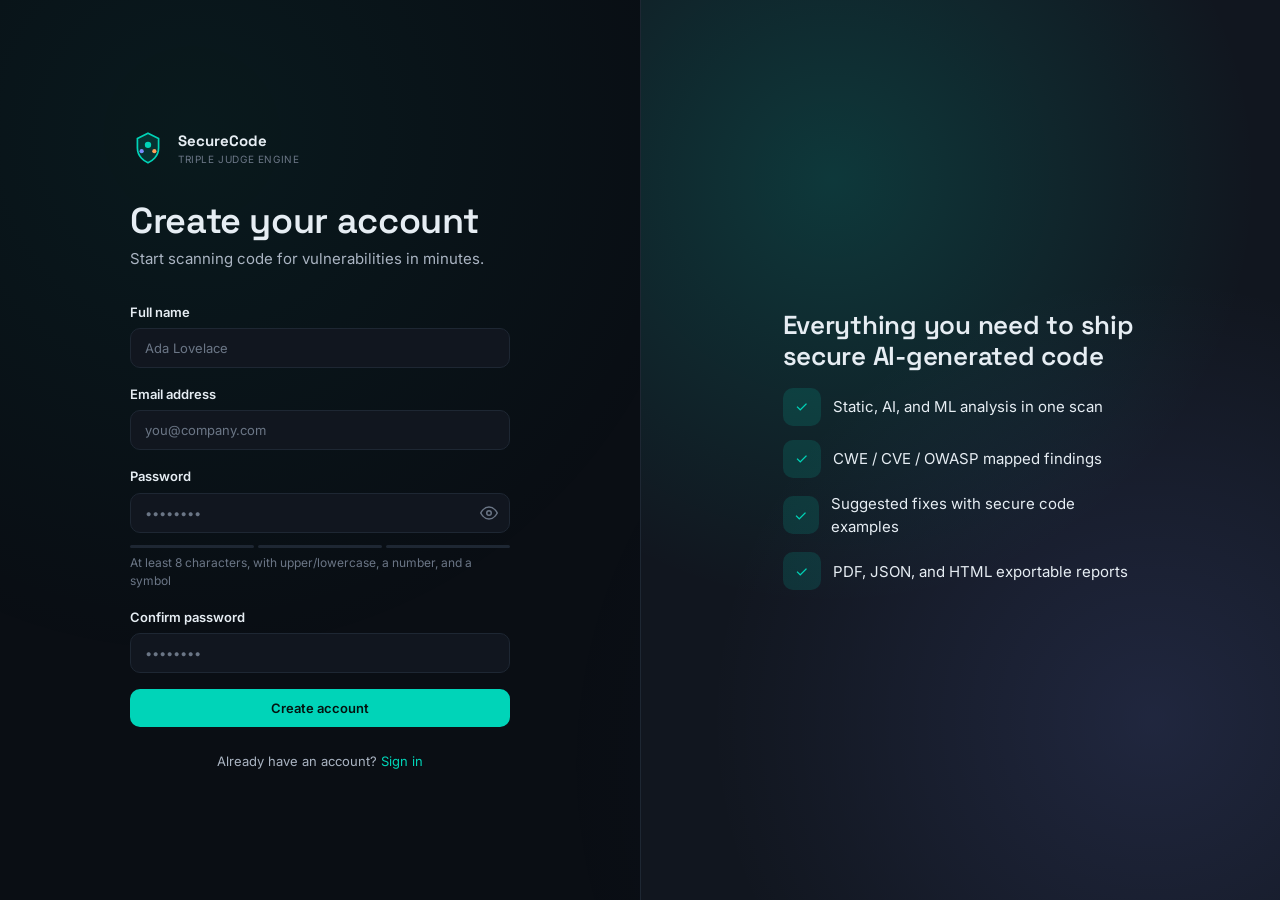
<file: secure-code-platform/frontend/register.html>
<!DOCTYPE html>
<html lang="en">
<head>
<meta charset="UTF-8">
<meta name="viewport" content="width=device-width, initial-scale=1.0">
<title>Create Account — Secure Code Platform</title>
<link rel="preconnect" href="https://fonts.googleapis.com">
<link href="https://fonts.googleapis.com/css2?family=Space+Grotesk:wght@500;600;700&family=Inter:wght@400;500;600;700&family=JetBrains+Mono:wght@400;500&display=swap" rel="stylesheet">
<link rel="stylesheet" href="css/variables.css">
<link rel="stylesheet" href="css/base.css">
<link rel="stylesheet" href="css/layout.css">
<link rel="stylesheet" href="css/components.css">
<link rel="stylesheet" href="css/animations.css">
<script>
  (function () {
    var t = localStorage.getItem("scp_theme") || "dark";
    if (t === "light") document.documentElement.setAttribute("data-theme", "light");
  })();
</script>
</head>
<body>

<div class="auth-shell">
  <div class="auth-panel">
    <div class="auth-form-wrap animate-in">
      <div class="flex items-center gap-3" style="margin-bottom: var(--sp-6);">
        <svg width="36" height="36" viewBox="0 0 34 34" fill="none">
          <path d="M17 3 27 8v9c0 8-6.5 12.5-10 14-3.5-1.5-10-6-10-14V8l10-5Z" fill="var(--accent-dim)" stroke="var(--accent)" stroke-width="1.6"/>
          <circle cx="17" cy="14" r="3" fill="var(--accent)"/>
          <circle cx="11" cy="20" r="2" fill="var(--engine-codeql)"/>
          <circle cx="23" cy="20" r="2" fill="var(--engine-ml)"/>
        </svg>
        <div>
          <div style="font-family:var(--font-display); font-weight:700;">SecureCode</div>
          <div style="font-size:10px; color:var(--text-muted); letter-spacing:0.06em;">TRIPLE JUDGE ENGINE</div>
        </div>
      </div>

      <h1>Create your account</h1>
      <p style="margin-top:4px; margin-bottom: var(--sp-6);">Start scanning code for vulnerabilities in minutes.</p>

      <form id="register-form" novalidate>
        <div class="field" id="name-field">
          <label for="full_name">Full name</label>
          <input class="input" type="text" id="full_name" name="full_name" placeholder="Ada Lovelace" autocomplete="name" required>
          <span class="error-text">Enter your full name</span>
        </div>

        <div class="field" id="email-field">
          <label for="email">Email address</label>
          <input class="input" type="email" id="email" name="email" placeholder="you@company.com" autocomplete="email" required>
          <span class="error-text">Enter a valid email address</span>
        </div>

        <div class="field" id="password-field">
          <label for="password">Password</label>
          <div class="input-group">
            <input class="input" type="password" id="password" name="password" placeholder="••••••••" autocomplete="new-password" required>
            <button type="button" class="input-group-icon" id="toggle-password" aria-label="Show password">
              <svg width="18" height="18" viewBox="0 0 24 24" fill="none" stroke="currentColor" stroke-width="2"><path d="M1 12s4-8 11-8 11 8 11 8-4 8-11 8-11-8-11-8Z"/><circle cx="12" cy="12" r="3"/></svg>
            </button>
          </div>
          <div class="password-strength"><div class="bar"></div><div class="bar"></div><div class="bar"></div></div>
          <span class="hint" id="password-strength-label">At least 8 characters, with upper/lowercase, a number, and a symbol</span>
          <span class="error-text">Password does not meet requirements</span>
        </div>

        <div class="field" id="confirm-field">
          <label for="confirm_password">Confirm password</label>
          <input class="input" type="password" id="confirm_password" name="confirm_password" placeholder="••••••••" autocomplete="new-password" required>
          <span class="error-text">Passwords do not match</span>
        </div>

        <button type="submit" class="btn btn-primary btn-block" id="register-submit-btn">Create account</button>
      </form>

      <p style="text-align:center; margin-top: var(--sp-5); font-size: var(--fs-sm);">
        Already have an account? <a href="index.html">Sign in</a>
      </p>
    </div>
  </div>

  <div class="auth-showcase">
    <div style="max-width:420px; padding: var(--sp-6); position:relative; z-index:1;">
      <h2 class="animate-in delay-1" style="margin-bottom: var(--sp-4);">Everything you need to ship secure AI-generated code</h2>
      <ul class="animate-in delay-2" style="display:flex; flex-direction:column; gap:14px;">
        <li class="flex items-center gap-3"><span class="stat-card-icon">✓</span> Static, AI, and ML analysis in one scan</li>
        <li class="flex items-center gap-3"><span class="stat-card-icon">✓</span> CWE / CVE / OWASP mapped findings</li>
        <li class="flex items-center gap-3"><span class="stat-card-icon">✓</span> Suggested fixes with secure code examples</li>
        <li class="flex items-center gap-3"><span class="stat-card-icon">✓</span> PDF, JSON, and HTML exportable reports</li>
      </ul>
    </div>
  </div>
</div>

<script type="module">
  import { register, redirectIfAuthenticated, passwordStrength } from "./js/modules/auth.js";
  import { toast } from "./js/modules/toast.js";
  import { setButtonLoading } from "./js/modules/utils.js";

  redirectIfAuthenticated();

  document.getElementById("toggle-password").addEventListener("click", (e) => {
    const input = document.getElementById("password");
    const isPassword = input.type === "password";
    input.type = isPassword ? "text" : "password";
    e.currentTarget.setAttribute("aria-label", isPassword ? "Hide password" : "Show password");
  });

  const passwordInput = document.getElementById("password");
  const bars = document.querySelectorAll(".password-strength .bar");
  const strengthLabel = document.getElementById("password-strength-label");
  passwordInput.addEventListener("input", () => {
    const val = passwordInput.value;
    bars.forEach((b) => (b.className = "bar"));
    if (!val) {
      strengthLabel.textContent = "At least 8 characters, with upper/lowercase, a number, and a symbol";
      return;
    }
    const strength = passwordStrength(val);
    const counts = { weak: 1, medium: 2, strong: 3 };
    for (let i = 0; i < counts[strength]; i++) bars[i].classList.add(strength);
    strengthLabel.textContent = strength === "weak" ? "Weak — add length and variety" : strength === "medium" ? "Medium — almost there" : "Strong password";
  });

  const form = document.getElementById("register-form");
  form.addEventListener("submit", async (e) => {
    e.preventDefault();
    const fullName = document.getElementById("full_name").value.trim();
    const email = document.getElementById("email").value.trim();
    const password = document.getElementById("password").value;
    const confirmPassword = document.getElementById("confirm_password").value;

    document.getElementById("name-field").classList.toggle("has-error", !fullName);
    document.getElementById("email-field").classList.toggle("has-error", !email);
    document.getElementById("password-field").classList.toggle("has-error", password.length < 8);
    document.getElementById("confirm-field").classList.toggle("has-error", password !== confirmPassword);
    if (!fullName || !email || password.length < 8 || password !== confirmPassword) return;

    const btn = document.getElementById("register-submit-btn");
    setButtonLoading(btn, true, "Creating account…");
    try {
      await register({ fullName, email, password, confirmPassword });
      window.location.href = "index.html?registered=1";
    } catch (err) {
      toast.error("Registration failed", err.message);
      setButtonLoading(btn, false);
    }
  });
</script>
</body>
</html>
</file>
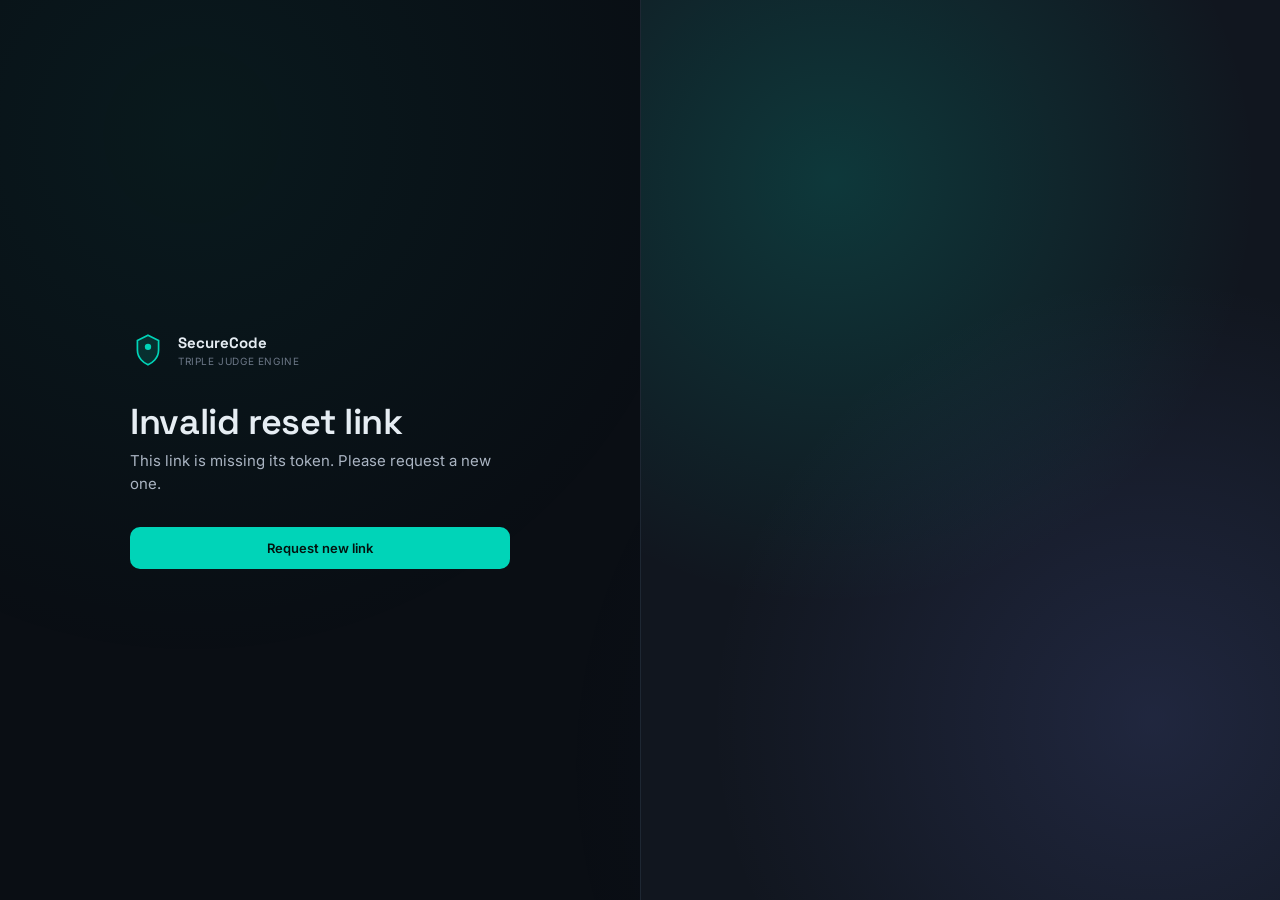
<file: secure-code-platform/frontend/reset-password.html>
<!DOCTYPE html>
<html lang="en">
<head>
<meta charset="UTF-8">
<meta name="viewport" content="width=device-width, initial-scale=1.0">
<title>Reset Password — Secure Code Platform</title>
<link rel="preconnect" href="https://fonts.googleapis.com">
<link href="https://fonts.googleapis.com/css2?family=Space+Grotesk:wght@500;600;700&family=Inter:wght@400;500;600;700&family=JetBrains+Mono:wght@400;500&display=swap" rel="stylesheet">
<link rel="stylesheet" href="css/variables.css">
<link rel="stylesheet" href="css/base.css">
<link rel="stylesheet" href="css/layout.css">
<link rel="stylesheet" href="css/components.css">
<link rel="stylesheet" href="css/animations.css">
<script>
  (function () {
    var t = localStorage.getItem("scp_theme") || "dark";
    if (t === "light") document.documentElement.setAttribute("data-theme", "light");
  })();
</script>
</head>
<body>

<div class="auth-shell">
  <div class="auth-panel">
    <div class="auth-form-wrap animate-in">
      <div class="flex items-center gap-3" style="margin-bottom: var(--sp-6);">
        <svg width="36" height="36" viewBox="0 0 34 34" fill="none">
          <path d="M17 3 27 8v9c0 8-6.5 12.5-10 14-3.5-1.5-10-6-10-14V8l10-5Z" fill="var(--accent-dim)" stroke="var(--accent)" stroke-width="1.6"/>
          <circle cx="17" cy="14" r="3" fill="var(--accent)"/>
        </svg>
        <div>
          <div style="font-family:var(--font-display); font-weight:700;">SecureCode</div>
          <div style="font-size:10px; color:var(--text-muted); letter-spacing:0.06em;">TRIPLE JUDGE ENGINE</div>
        </div>
      </div>

      <div id="no-token-state" style="display:none;">
        <h1>Invalid reset link</h1>
        <p style="margin-top:4px; margin-bottom: var(--sp-6);">This link is missing its token. Please request a new one.</p>
        <a href="forgot-password.html" class="btn btn-primary btn-block">Request new link</a>
      </div>

      <div id="form-state">
        <h1>Set a new password</h1>
        <p style="margin-top:4px; margin-bottom: var(--sp-6);">Choose a strong password you haven't used before.</p>

        <form id="reset-form" novalidate>
          <div class="field" id="password-field">
            <label for="new_password">New password</label>
            <div class="input-group">
              <input class="input" type="password" id="new_password" name="new_password" placeholder="••••••••" autocomplete="new-password" required>
              <button type="button" class="input-group-icon" id="toggle-password" aria-label="Show password">
                <svg width="18" height="18" viewBox="0 0 24 24" fill="none" stroke="currentColor" stroke-width="2"><path d="M1 12s4-8 11-8 11 8 11 8-4 8-11 8-11-8-11-8Z"/><circle cx="12" cy="12" r="3"/></svg>
              </button>
            </div>
            <div class="password-strength"><div class="bar"></div><div class="bar"></div><div class="bar"></div></div>
            <span class="error-text">Password does not meet requirements</span>
          </div>
          <div class="field" id="confirm-field">
            <label for="confirm_password">Confirm new password</label>
            <input class="input" type="password" id="confirm_password" name="confirm_password" placeholder="••••••••" autocomplete="new-password" required>
            <span class="error-text">Passwords do not match</span>
          </div>
          <button type="submit" class="btn btn-primary btn-block" id="submit-btn">Reset password</button>
        </form>
      </div>

      <div id="success-state" style="display:none; text-align:center;">
        <h2>Password updated</h2>
        <p style="margin-top:8px; margin-bottom: var(--sp-5);">You can now sign in with your new password.</p>
        <a href="index.html" class="btn btn-primary btn-block">Go to sign in</a>
      </div>
    </div>
  </div>
  <div class="auth-showcase"></div>
</div>

<script type="module">
  import { resetPassword, passwordStrength } from "./js/modules/auth.js";
  import { toast } from "./js/modules/toast.js";
  import { setButtonLoading, qs } from "./js/modules/utils.js";

  const token = qs("token");
  if (!token) {
    document.getElementById("form-state").style.display = "none";
    document.getElementById("no-token-state").style.display = "block";
  }

  document.getElementById("toggle-password")?.addEventListener("click", (e) => {
    const input = document.getElementById("new_password");
    const isPassword = input.type === "password";
    input.type = isPassword ? "text" : "password";
    e.currentTarget.setAttribute("aria-label", isPassword ? "Hide password" : "Show password");
  });

  const passwordInput = document.getElementById("new_password");
  const bars = document.querySelectorAll(".password-strength .bar");
  passwordInput?.addEventListener("input", () => {
    const strength = passwordStrength(passwordInput.value);
    bars.forEach((b) => (b.className = "bar"));
    const counts = { weak: 1, medium: 2, strong: 3 };
    for (let i = 0; i < counts[strength] && passwordInput.value; i++) bars[i].classList.add(strength);
  });

  document.getElementById("reset-form")?.addEventListener("submit", async (e) => {
    e.preventDefault();
    const newPassword = document.getElementById("new_password").value;
    const confirmPassword = document.getElementById("confirm_password").value;

    document.getElementById("password-field").classList.toggle("has-error", newPassword.length < 8);
    document.getElementById("confirm-field").classList.toggle("has-error", newPassword !== confirmPassword);
    if (newPassword.length < 8 || newPassword !== confirmPassword) return;

    const btn = document.getElementById("submit-btn");
    setButtonLoading(btn, true, "Resetting…");
    try {
      await resetPassword(token, newPassword, confirmPassword);
      document.getElementById("form-state").style.display = "none";
      document.getElementById("success-state").style.display = "block";
    } catch (err) {
      toast.error("Reset failed", err.message);
      setButtonLoading(btn, false);
    }
  });
</script>
</body>
</html>
</file>
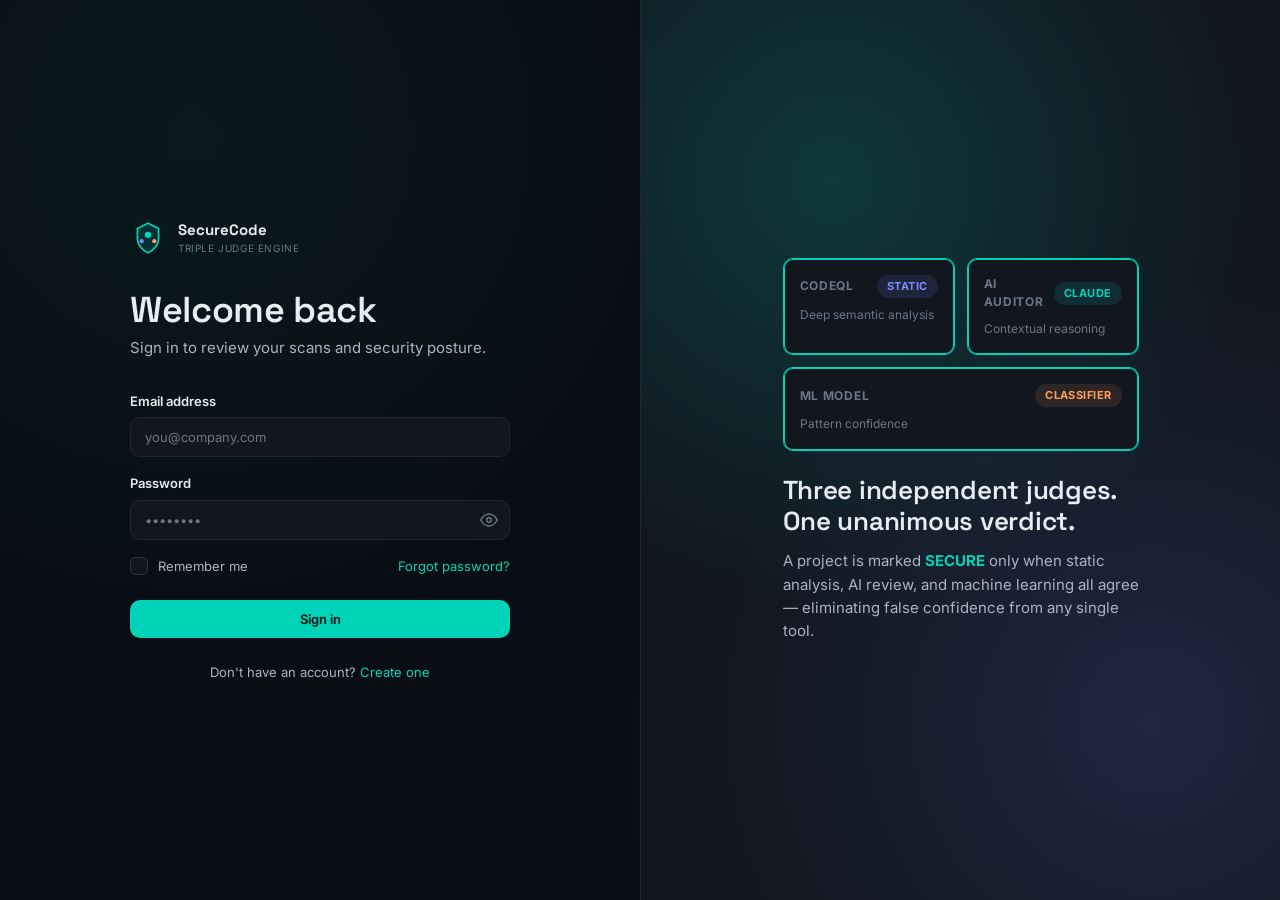
<file: secure-code-platform/frontend/results.html>
<!DOCTYPE html>
<html lang="en">
<head>
<meta charset="UTF-8">
<meta name="viewport" content="width=device-width, initial-scale=1.0">
<title>Scan Results — Secure Code Platform</title>
<link rel="preconnect" href="https://fonts.googleapis.com">
<link href="https://fonts.googleapis.com/css2?family=Space+Grotesk:wght@500;600;700&family=Inter:wght@400;500;600;700&family=JetBrains+Mono:wght@400;500&display=swap" rel="stylesheet">
<link rel="stylesheet" href="css/variables.css">
<link rel="stylesheet" href="css/base.css">
<link rel="stylesheet" href="css/layout.css">
<link rel="stylesheet" href="css/components.css">
<link rel="stylesheet" href="css/animations.css">
<script>
  (function () {
    var t = localStorage.getItem("scp_theme") || "dark";
    if (t === "light") document.documentElement.setAttribute("data-theme", "light");
  })();
</script>
<style>
  /* ---- Vulnerability table ---- */
  .vuln-row { cursor: pointer; }
  .vuln-detail { display: none; }
  .vuln-detail.open { display: table-row; }
  .vuln-detail-inner {
    padding: var(--sp-4) var(--sp-5);
    display: grid;
    grid-template-columns: 1fr 1fr;
    gap: var(--sp-5);
  }
  @media (max-width: 860px) { .vuln-detail-inner { grid-template-columns: 1fr; } }

  .code-block {
    background: #05080c;
    border: 1px solid var(--border-hairline);
    border-radius: var(--radius-sm);
    padding: var(--sp-3);
    font-family: var(--font-mono);
    font-size: 12px;
    overflow-x: auto;
    white-space: pre;
    color: #c8d1dc;
    max-height: 260px;
    overflow-y: auto;
  }
  [data-theme="light"] .code-block { background: #0e1218; }

  /* ---- Feature 2: Explainable AI modal ---- */
  .explain-modal {
    max-width: 820px;
    width: 100%;
  }
  .explain-section {
    margin-bottom: var(--sp-5);
  }
  .explain-section-title {
    font-size: var(--fs-xs);
    text-transform: uppercase;
    letter-spacing: 0.08em;
    color: var(--text-muted);
    font-weight: 700;
    margin-bottom: var(--sp-2);
    display: flex;
    align-items: center;
    gap: 8px;
  }
  .explain-section-title .section-icon {
    width: 22px; height: 22px;
    border-radius: var(--radius-sm);
    display: flex; align-items: center; justify-content: center;
    flex-shrink: 0;
  }
  .explain-body {
    font-size: var(--fs-sm);
    color: var(--text-secondary);
    line-height: 1.7;
    white-space: pre-wrap;
  }
  .explain-grid {
    display: grid;
    grid-template-columns: 1fr 1fr;
    gap: var(--sp-4);
    margin-bottom: var(--sp-5);
  }
  @media (max-width: 680px) { .explain-grid { grid-template-columns: 1fr; } }

  .explain-card {
    background: var(--bg-surface);
    border: 1px solid var(--border-hairline);
    border-radius: var(--radius-md);
    padding: var(--sp-4);
  }
  .explain-list {
    list-style: none;
    display: flex;
    flex-direction: column;
    gap: 8px;
  }
  .explain-list li {
    display: flex;
    align-items: flex-start;
    gap: 8px;
    font-size: var(--fs-sm);
    color: var(--text-secondary);
    line-height: 1.5;
  }
  .explain-list li::before {
    content: "▸";
    color: var(--accent);
    flex-shrink: 0;
    margin-top: 2px;
  }
  .explain-attack-steps {
    counter-reset: step-counter;
    list-style: none;
    display: flex;
    flex-direction: column;
    gap: 10px;
  }
  .explain-attack-steps li {
    counter-increment: step-counter;
    display: flex;
    align-items: flex-start;
    gap: 10px;
    font-size: var(--fs-sm);
    color: var(--text-secondary);
    line-height: 1.5;
  }
  .explain-attack-steps li::before {
    content: counter(step-counter);
    min-width: 22px; height: 22px;
    background: var(--verdict-vulnerable-bg);
    color: var(--verdict-vulnerable);
    border-radius: 50%;
    display: flex; align-items: center; justify-content: center;
    font-size: 11px; font-weight: 700; flex-shrink: 0;
    margin-top: 1px;
  }
  .explain-skeleton-wrap {
    display: flex; flex-direction: column; gap: var(--sp-4);
  }
  .explain-skeleton-block { height: 80px; border-radius: var(--radius-md); }

  .btn-explain {
    background: linear-gradient(135deg, rgba(124,140,255,0.18), rgba(0,212,184,0.12));
    color: var(--accent);
    border: 1px solid var(--accent-border);
    gap: 6px;
    font-size: var(--fs-xs);
    padding: 6px 12px;
    border-radius: var(--radius-md);
    display: inline-flex;
    align-items: center;
    transition: background var(--dur-fast) var(--ease-out), transform var(--dur-fast) var(--ease-out);
  }
  .btn-explain:hover {
    background: var(--accent-dim);
    transform: translateY(-1px);
  }
  .confidence-bar-wrap { margin-top: var(--sp-3); }
  .confidence-label { display: flex; justify-content: space-between; font-size: var(--fs-xs); margin-bottom: 4px; color: var(--text-muted); }
</style>
</head>
<body>

<div id="app-shell-root" class="app-shell"></div>

<!-- Feature 2: Explainable AI Modal (hidden initially) -->
<div id="explain-modal-overlay" class="modal-overlay" style="display:none;" role="dialog" aria-modal="true" aria-labelledby="explain-modal-title">
  <div class="modal explain-modal">
    <div class="modal-header">
      <div>
        <div style="font-size:var(--fs-xs); text-transform:uppercase; letter-spacing:0.06em; color:var(--text-muted); margin-bottom:4px;">
          🤖 AI Security Explanation
        </div>
        <h3 id="explain-modal-title">Loading…</h3>
      </div>
      <button id="explain-modal-close" class="btn btn-icon btn-ghost" aria-label="Close">
        <svg width="18" height="18" viewBox="0 0 24 24" fill="none" stroke="currentColor" stroke-width="2">
          <path d="M18 6 6 18M6 6l12 12"/>
        </svg>
      </button>
    </div>

    <!-- Loading skeleton -->
    <div id="explain-loading" class="explain-skeleton-wrap">
      <p style="color:var(--text-muted); font-size:var(--fs-sm); margin-bottom:var(--sp-3);">
        <span class="spinner" style="width:14px;height:14px;display:inline-block;vertical-align:middle;margin-right:8px;"></span>
        Claude is analysing this vulnerability…
      </p>
      <div class="skeleton skeleton-card explain-skeleton-block"></div>
      <div class="skeleton skeleton-card explain-skeleton-block"></div>
      <div class="skeleton skeleton-card explain-skeleton-block" style="height:120px;"></div>
    </div>

    <!-- Explanation content (rendered after API responds) -->
    <div id="explain-content" style="display:none;">

      <!-- Top: confidence + engine badge -->
      <div class="flex items-center gap-3" style="margin-bottom:var(--sp-5); flex-wrap:wrap;">
        <span id="explain-engine-badge" class="badge badge-neutral"></span>
        <span id="explain-severity-badge" class="badge"></span>
        <span id="explain-cwe-badge" class="badge badge-neutral" style="font-family:var(--font-mono);"></span>
        <div id="explain-confidence-wrap" style="margin-left:auto; text-align:right; min-width:140px;">
          <div class="confidence-label"><span>Detection confidence</span><span id="explain-confidence-pct"></span></div>
          <div class="progress-bar"><div class="progress-bar-fill" id="explain-confidence-fill"></div></div>
        </div>
      </div>

      <!-- Root cause + Attack scenario (top row) -->
      <div class="explain-grid">
        <div class="explain-card">
          <div class="explain-section-title">
            <span class="section-icon" style="background:rgba(255,84,112,0.15); color:var(--verdict-vulnerable);">
              <svg width="13" height="13" viewBox="0 0 24 24" fill="none" stroke="currentColor" stroke-width="2.5"><path d="M12 2a10 10 0 1 0 0 20A10 10 0 0 0 12 2"/><path d="M12 8v4M12 16h.01"/></svg>
            </span>
            Root Cause
          </div>
          <p id="explain-root-cause" class="explain-body"></p>
        </div>
        <div class="explain-card">
          <div class="explain-section-title">
            <span class="section-icon" style="background:rgba(255,138,76,0.15); color:var(--sev-high);">
              <svg width="13" height="13" viewBox="0 0 24 24" fill="none" stroke="currentColor" stroke-width="2.5"><path d="M21 2H3v16h5l3 3 3-3h7z"/></svg>
            </span>
            Business Impact
          </div>
          <p id="explain-impact" class="explain-body"></p>
        </div>
      </div>

      <!-- Attack scenario (full width) -->
      <div class="explain-card" style="margin-bottom:var(--sp-4);">
        <div class="explain-section-title">
          <span class="section-icon" style="background:rgba(255,84,112,0.1); color:var(--verdict-vulnerable);">
            <svg width="13" height="13" viewBox="0 0 24 24" fill="none" stroke="currentColor" stroke-width="2.5"><path d="m5 3 14 9-14 9V3Z"/></svg>
          </span>
          Attack Scenario
        </div>
        <ol id="explain-attack" class="explain-attack-steps"></ol>
      </div>

      <!-- Fix walkthrough (full width) -->
      <div class="explain-card" style="margin-bottom:var(--sp-4); border-left: 3px solid var(--verdict-secure);">
        <div class="explain-section-title">
          <span class="section-icon" style="background:var(--verdict-secure-bg); color:var(--verdict-secure);">
            <svg width="13" height="13" viewBox="0 0 24 24" fill="none" stroke="currentColor" stroke-width="2.5"><path d="M12 2 4 5v6c0 5.5 3.8 9.7 8 11 4.2-1.3 8-5.5 8-11V5l-8-3Z"/><path d="m9 12 2 2 4-4"/></svg>
          </span>
          Fix Walkthrough
        </div>
        <p id="explain-fix" class="explain-body"></p>
      </div>

      <!-- Prevention tips + Related vulns (bottom row) -->
      <div class="explain-grid">
        <div class="explain-card">
          <div class="explain-section-title">
            <span class="section-icon" style="background:var(--accent-dim); color:var(--accent);">
              <svg width="13" height="13" viewBox="0 0 24 24" fill="none" stroke="currentColor" stroke-width="2.5"><path d="M9 11l3 3L22 4"/><path d="M21 12v7a2 2 0 0 1-2 2H5a2 2 0 0 1-2-2V5a2 2 0 0 1 2-2h11"/></svg>
            </span>
            Prevention Tips
          </div>
          <ul id="explain-tips" class="explain-list"></ul>
        </div>
        <div class="explain-card">
          <div class="explain-section-title">
            <span class="section-icon" style="background:rgba(124,140,255,0.12); color:var(--engine-codeql);">
              <svg width="13" height="13" viewBox="0 0 24 24" fill="none" stroke="currentColor" stroke-width="2.5"><circle cx="11" cy="11" r="8"/><path d="m21 21-4.3-4.3"/></svg>
            </span>
            Related Vulnerabilities
          </div>
          <ul id="explain-related" class="explain-list"></ul>
        </div>
      </div>

      <!-- Confidence explanation (bottom strip) -->
      <div style="background:var(--bg-surface); border-radius:var(--radius-md); padding:var(--sp-3) var(--sp-4); border:1px solid var(--border-hairline); font-size:var(--fs-xs); color:var(--text-muted);">
        <strong style="color:var(--text-secondary);">Why this was flagged: </strong>
        <span id="explain-confidence-text"></span>
      </div>
    </div>

    <!-- Error state -->
    <div id="explain-error" style="display:none; text-align:center; padding: var(--sp-5) 0;">
      <svg width="40" height="40" viewBox="0 0 24 24" fill="none" stroke="var(--verdict-pending)" stroke-width="1.5" style="margin:0 auto var(--sp-3);">
        <path d="M10.29 3.86 1.82 18a2 2 0 0 0 1.71 3h16.94a2 2 0 0 0 1.71-3L13.71 3.86a2 2 0 0 0-3.42 0Z"/><path d="M12 9v4M12 17h.01"/>
      </svg>
      <h3 style="color:var(--verdict-pending); margin-bottom:var(--sp-2);">AI Explanation Unavailable</h3>
      <p id="explain-error-msg" style="font-size:var(--fs-sm); max-width:400px; margin:0 auto;"></p>
      <p style="font-size:var(--fs-xs); color:var(--text-muted); margin-top:var(--sp-3);">
        Set <code style="font-family:var(--font-mono);">ANTHROPIC_API_KEY</code> in your <code style="font-family:var(--font-mono);">backend/.env</code> file to enable this feature.
      </p>
    </div>
  </div>
</div>

<script type="module">
  import { requireAuth } from "./js/modules/auth.js";
  import { renderShell } from "./js/modules/shell.js";
  import { api, downloadFile } from "./js/modules/api.js";
  import { toast } from "./js/modules/toast.js";
  import { severityDonut } from "./js/modules/charts.js";
  import { formatDate, escapeHtml, severityWeight } from "./js/modules/utils.js";

  if (!requireAuth()) throw new Error("redirecting");
  await renderShell({
    active: "results",
    breadcrumb: [
      { label: "Dashboard", href: "dashboard.html" },
      { label: "History", href: "history.html" },
      { label: "Results" },
    ],
  });

  const scanId = new URLSearchParams(location.search).get("scan_id");
  const content = document.getElementById("page-content");

  if (!scanId) {
    content.innerHTML = `<div class="empty-state"><h3>No scan selected</h3>
      <a href="history.html" class="btn btn-primary" style="margin-top:var(--sp-4);">View History</a></div>`;
    throw new Error("no scan_id");
  }

  // ---- skeleton while loading ----
  content.innerHTML = `
    <div class="card skeleton-card" style="height:220px; margin-bottom:var(--sp-5);"></div>
    <div class="card skeleton-card" style="height:160px; margin-bottom:var(--sp-5);"></div>
    <div class="card skeleton-card" style="height:380px;"></div>`;

  let scan;
  try {
    scan = await api.get(`/results/${scanId}`);
  } catch (err) {
    content.innerHTML = `<div class="empty-state"><h3>Couldn't load scan</h3>
      <p>${escapeHtml(err.message)}</p></div>`;
    throw err;
  }

  if (scan.status !== "completed") {
    content.innerHTML = `<div class="empty-state"><h3>Scan ${escapeHtml(scan.status)}</h3>
      <p>This scan hasn't finished yet.</p>
      <a href="scan-progress.html?scan_id=${scanId}" class="btn btn-primary" style="margin-top:var(--sp-4);">View Progress</a></div>`;
    throw new Error("not completed");
  }

  let activeSeverityFilter = "all";
  const sortedVulns = [...scan.vulnerabilities].sort(
    (a, b) => severityWeight(a.severity) - severityWeight(b.severity)
  );

  // ============================================================
  // Main render
  // ============================================================
  function render() {
    const isSecure = scan.verdict === "secure";

    content.innerHTML = `
      <!-- Page header -->
      <div class="page-header">
        <div>
          <h1>${escapeHtml(scan.name)}</h1>
          <p>Scanned ${formatDate(scan.created_at)} · ${scan.total_files} file(s) · ${scan.total_lines} lines</p>
        </div>
        <div class="page-header-actions">
          <div style="position:relative;">
            <button class="btn btn-secondary" id="export-btn">
              <svg width="16" height="16" viewBox="0 0 24 24" fill="none" stroke="currentColor" stroke-width="2"><path d="M21 15v4a2 2 0 0 1-2 2H5a2 2 0 0 1-2-2v-4M7 10l5 5 5-5M12 15V3"/></svg>
              Export
            </button>
            <div id="export-menu" class="card" style="display:none; position:absolute; right:0; top:calc(100% + 6px); width:160px; padding:6px; z-index:30;">
              <button class="nav-item" style="width:100%; padding:8px 10px;" data-export="pdf">PDF Report</button>
              <button class="nav-item" style="width:100%; padding:8px 10px;" data-export="json">JSON Export</button>
              <button class="nav-item" style="width:100%; padding:8px 10px;" data-export="html">HTML Report</button>
            </div>
          </div>
          <a href="history.html" class="btn btn-secondary">← History</a>
        </div>
      </div>

      <!-- Verdict + chart + stats row -->
      <div class="card" style="margin-bottom: var(--sp-5);">
        <div class="grid grid-cols-3" style="align-items:center;">
          <div class="flex flex-col items-center" style="text-align:center;">
            <span class="verdict-seal ${isSecure ? "secure" : "vulnerable"} verdict-stamp-animate"
              style="font-size:var(--fs-lg); padding:12px 28px 12px 18px;">
              <span class="seal-dot"></span>${isSecure ? "SECURE" : "VULNERABLE"}
            </span>
            <p style="margin-top:var(--sp-3); font-size:var(--fs-xs); max-width:200px; color:var(--text-muted);">
              ${isSecure
                ? "All enabled engines unanimously agree this project is secure."
                : "One or more engines detected vulnerabilities."}
            </p>
          </div>
          <div class="flex flex-col items-center">
            ${severityDonut(scan.severity_breakdown, { size: 140 })}
          </div>
          <div style="display:flex; flex-direction:column; gap:12px;">
            <div class="flex items-center justify-between"><span class="hint">Security Score</span><strong>${scan.security_score.toFixed(0)}/100</strong></div>
            <div class="flex items-center justify-between"><span class="hint">Risk Score</span><strong>${scan.risk_score.toFixed(1)}/10</strong></div>
            <div class="flex items-center justify-between"><span class="hint">Findings</span><strong>${scan.vulnerabilities.length}</strong></div>
            <div class="flex items-center justify-between"><span class="hint">Scan Type</span><strong style="text-transform:capitalize;">${scan.scan_type}</strong></div>
          </div>
        </div>
      </div>

      <!-- Engine judge seals -->
      <h3 style="margin-bottom:var(--sp-3);">Engine Verdicts</h3>
      <div class="judge-row" style="margin-bottom:var(--sp-6);">
        ${["codeql", "ai", "ml"].map((key) => {
          const r = scan.engine_results.find((e) => e.engine_name === key);
          const labels = { codeql: "CodeQL", ai: "AI Auditor", ml: "ML Model" };
          const badgeClass = { codeql: "badge-engine-codeql", ai: "badge-engine-ai", ml: "badge-engine-ml" };
          if (!r) {
            return `<div class="judge-seal" data-state="error">
              <div class="judge-seal-head"><span class="judge-seal-name">${labels[key]}</span>
                <span class="badge badge-neutral">Disabled</span></div>
              <div style="font-size:var(--fs-xs); color:var(--text-muted);">Not enabled for this scan</div>
            </div>`;
          }
          return `<div class="judge-seal" data-state="${r.verdict}">
            <div class="judge-seal-head">
              <span class="judge-seal-name">${labels[key]}</span>
              <span class="badge ${badgeClass[key]}">${r.verdict === "secure" ? "Secure" : "Flagged"}</span>
            </div>
            <div style="font-size:var(--fs-xs); color:var(--text-muted); margin-bottom:6px;">${escapeHtml(r.summary)}</div>
            <div class="flex items-center justify-between" style="font-size:11px; color:var(--text-muted);">
              <span>${(r.confidence * 100).toFixed(0)}% confidence</span>
              <span>${r.duration_ms} ms</span>
            </div>
          </div>`;
        }).join("")}
      </div>

      <!-- Vulnerability filters -->
      <div class="flex items-center justify-between" style="margin-bottom:var(--sp-3); flex-wrap:wrap; gap:var(--sp-3);">
        <h3>Vulnerabilities (${sortedVulns.length})</h3>
        <div class="flex gap-2" style="flex-wrap:wrap;">
          ${["all", "critical", "high", "medium", "low"].map((s) =>
            `<button class="badge ${s === "all" ? "badge-neutral" : "badge-" + s} filter-btn"
              data-filter="${s}"
              style="cursor:pointer; border:1px solid transparent; opacity:${activeSeverityFilter === s ? 1 : 0.45};">
              ${s === "all" ? "All" : s}
            </button>`
          ).join("")}
        </div>
      </div>

      ${sortedVulns.length === 0 ? `
        <div class="card empty-state">
          <svg width="48" height="48" viewBox="0 0 24 24" fill="none" stroke="currentColor" stroke-width="1.5">
            <path d="M12 2 4 5v6c0 5.5 3.8 9.7 8 11 4.2-1.3 8-5.5 8-11V5l-8-3Z"/>
            <path d="m9 12 2 2 4-4"/>
          </svg>
          <h3>No vulnerabilities found</h3>
          <p>All enabled engines gave this project a clean bill of health.</p>
        </div>` : `
      <div class="table-wrap">
        <table class="data-table" id="vuln-table">
          <thead>
            <tr>
              <th>Severity</th>
              <th>Title</th>
              <th>CWE / OWASP</th>
              <th>Location</th>
              <th>Engine</th>
              <th>Risk</th>
              <th></th>
            </tr>
          </thead>
          <tbody id="vuln-tbody"></tbody>
        </table>
      </div>`}
    `;

    if (sortedVulns.length) renderVulnTable();
    wireActions();
  }

  // ============================================================
  // Vulnerability table
  // ============================================================
  function renderVulnTable() {
    const tbody = document.getElementById("vuln-tbody");
    const filtered = activeSeverityFilter === "all"
      ? sortedVulns
      : sortedVulns.filter((v) => v.severity === activeSeverityFilter);

    if (!filtered.length) {
      tbody.innerHTML = `<tr><td colspan="7">
        <div class="empty-state" style="padding:32px 0;">No ${activeSeverityFilter} severity findings.</div>
      </td></tr>`;
      return;
    }

    tbody.innerHTML = filtered.map((v) => `
      <!-- Summary row -->
      <tr class="vuln-row" data-vuln-id="${v.id}">
        <td><span class="badge badge-${v.severity}">${v.severity}</span></td>
        <td><strong>${escapeHtml(v.title)}</strong></td>
        <td class="cell-mono">
          ${v.cwe_id || "—"}${v.cve_id ? " / " + v.cve_id : ""}
          <div class="cell-muted" style="font-size:10px;">${escapeHtml(v.owasp_category || "")}</div>
        </td>
        <td class="cell-mono cell-muted">${escapeHtml(v.file_path)}:${v.line_start}</td>
        <td><span class="badge badge-engine-${v.source_engine}">${v.source_engine.toUpperCase()}</span></td>
        <td>${v.risk_score.toFixed(1)}</td>
        <td>
          <!-- Feature 2: Explain with AI button -->
          <button class="btn-explain explain-btn" data-vuln-id="${v.id}"
            data-vuln-title="${escapeHtml(v.title)}"
            data-scan-id="${scanId}"
            title="Get an AI-powered deep explanation of this vulnerability">
            <svg width="13" height="13" viewBox="0 0 24 24" fill="none" stroke="currentColor" stroke-width="2.5">
              <path d="M12 2a10 10 0 1 0 0 20A10 10 0 0 0 12 2"/>
              <path d="M12 16v-4M12 8h.01"/>
            </svg>
            Explain with AI
          </button>
        </td>
      </tr>
      <!-- Detail expansion row -->
      <tr class="vuln-detail" id="detail-${v.id}">
        <td colspan="7">
          <div class="vuln-detail-inner">
            <div>
              <h4 style="margin-bottom:6px;">Description</h4>
              <p style="font-size:var(--fs-sm); color:var(--text-secondary); margin-bottom:var(--sp-4); line-height:1.65;">
                ${escapeHtml(v.description)}
              </p>
              <h4 style="margin-bottom:6px;">Suggested Fix</h4>
              <p style="font-size:var(--fs-sm); color:var(--text-secondary); line-height:1.65;">
                ${escapeHtml(v.suggested_fix || "No fix suggestion available.")}
              </p>
              ${v.code_snippet ? `
              <h4 style="margin:var(--sp-4) 0 6px;">Flagged Code</h4>
              <div class="code-block">${escapeHtml(v.code_snippet)}</div>` : ""}
            </div>
            <div>
              <h4 style="margin-bottom:6px;">Secure Code Example</h4>
              <div class="code-block">${escapeHtml(v.secure_code_example || "No example provided.")}</div>
              <div class="flex gap-4" style="margin-top:var(--sp-4); font-size:var(--fs-xs);">
                <span class="hint">Confidence: <strong style="color:var(--text-primary);">${(v.confidence * 100).toFixed(0)}%</strong></span>
                <span class="hint">Risk: <strong style="color:var(--text-primary);">${v.risk_score.toFixed(1)}/10</strong></span>
                <span class="hint">Engine: <strong style="color:var(--text-primary);">${v.source_engine.toUpperCase()}</strong></span>
              </div>
              <!-- Repeat the explain button inside the detail panel -->
              <div style="margin-top:var(--sp-4);">
                <button class="btn-explain explain-btn" data-vuln-id="${v.id}"
                  data-vuln-title="${escapeHtml(v.title)}"
                  data-scan-id="${scanId}"
                  style="width:100%; justify-content:center; padding:10px 16px; font-size:var(--fs-sm);">
                  <svg width="15" height="15" viewBox="0 0 24 24" fill="none" stroke="currentColor" stroke-width="2">
                    <path d="M12 2a10 10 0 1 0 0 20A10 10 0 0 0 12 2"/>
                    <path d="M12 16v-4M12 8h.01"/>
                  </svg>
                  Explain this vulnerability with AI
                </button>
              </div>
            </div>
          </div>
        </td>
      </tr>
    `).join("");

    // Toggle detail rows on row click
    tbody.querySelectorAll(".vuln-row").forEach((row) => {
      row.addEventListener("click", (e) => {
        // Don't toggle when clicking the explain button
        if (e.target.closest(".explain-btn")) return;
        document.getElementById(`detail-${row.dataset.vulnId}`).classList.toggle("open");
      });
    });

    // Wire explain buttons
    tbody.querySelectorAll(".explain-btn").forEach((btn) => {
      btn.addEventListener("click", (e) => {
        e.stopPropagation();
        openExplainModal(btn.dataset.scanId, btn.dataset.vulnId, btn.dataset.vulnTitle, filtered);
      });
    });
  }

  // ============================================================
  // Feature 2: Explainable AI modal
  // ============================================================
  const overlay = document.getElementById("explain-modal-overlay");
  document.getElementById("explain-modal-close").addEventListener("click", closeExplainModal);
  overlay.addEventListener("click", (e) => { if (e.target === overlay) closeExplainModal(); });
  document.addEventListener("keydown", (e) => { if (e.key === "Escape") closeExplainModal(); });

  function closeExplainModal() {
    overlay.style.display = "none";
    document.body.style.overflow = "";
  }

  async function openExplainModal(scanId, vulnId, vulnTitle, filteredVulns) {
    // Reset modal to loading state
    document.getElementById("explain-modal-title").textContent = escapeHtml(vulnTitle);
    document.getElementById("explain-loading").style.display = "block";
    document.getElementById("explain-content").style.display = "none";
    document.getElementById("explain-error").style.display = "none";

    overlay.style.display = "flex";
    document.body.style.overflow = "hidden";

    // Find the full vuln object for badge rendering
    const vuln = filteredVulns.find((v) => v.id === vulnId);

    try {
      const data = await api.post(`/results/${scanId}/explain/${vulnId}`);
      renderExplanation(data, vuln);
    } catch (err) {
      document.getElementById("explain-loading").style.display = "none";
      document.getElementById("explain-error").style.display = "block";
      const msg = err.message || "AI explanation is not available right now.";
      document.getElementById("explain-error-msg").textContent = msg;
    }
  }

  function renderExplanation(data, vuln) {
    document.getElementById("explain-loading").style.display = "none";

    // Badges
    const engineClass = { codeql: "badge-engine-codeql", ai: "badge-engine-ai", ml: "badge-engine-ml" };
    document.getElementById("explain-engine-badge").textContent = (vuln?.source_engine || "engine").toUpperCase();
    document.getElementById("explain-engine-badge").className = `badge ${engineClass[vuln?.source_engine] || "badge-neutral"}`;

    const sevBadge = document.getElementById("explain-severity-badge");
    sevBadge.textContent = (vuln?.severity || "").toUpperCase();
    sevBadge.className = `badge badge-${vuln?.severity || "neutral"}`;

    const cweBadge = document.getElementById("explain-cwe-badge");
    cweBadge.textContent = vuln?.cwe_id || "";
    cweBadge.style.display = vuln?.cwe_id ? "" : "none";

    // Confidence bar
    const pct = Math.round((vuln?.confidence || 0) * 100);
    document.getElementById("explain-confidence-pct").textContent = `${pct}%`;
    document.getElementById("explain-confidence-fill").style.width = `${pct}%`;

    // Root cause
    document.getElementById("explain-root-cause").textContent = data.root_cause || "";

    // Business impact
    document.getElementById("explain-impact").textContent = data.business_impact || "";

    // Attack scenario — split into steps on newlines or numbered list patterns
    const attackEl = document.getElementById("explain-attack");
    attackEl.innerHTML = "";
    const attackText = data.attack_scenario || "";
    // Try to detect numbered steps; otherwise treat each non-empty paragraph as a step
    const steps = attackText
      .split(/\n+/)
      .map((s) => s.replace(/^\s*\d+[\.\)]\s*/, "").trim())
      .filter((s) => s.length > 0);
    steps.forEach((step) => {
      const li = document.createElement("li");
      li.textContent = step;
      attackEl.appendChild(li);
    });
    if (!steps.length) {
      const li = document.createElement("li");
      li.textContent = attackText;
      attackEl.appendChild(li);
    }

    // Fix walkthrough
    document.getElementById("explain-fix").textContent = data.fix_walkthrough || "";

    // Prevention tips
    const tipsEl = document.getElementById("explain-tips");
    tipsEl.innerHTML = "";
    const tips = Array.isArray(data.prevention_tips) ? data.prevention_tips : [data.prevention_tips || ""];
    tips.filter(Boolean).forEach((tip) => {
      const li = document.createElement("li");
      li.textContent = tip;
      tipsEl.appendChild(li);
    });

    // Related vulnerabilities
    const relatedEl = document.getElementById("explain-related");
    relatedEl.innerHTML = "";
    const related = Array.isArray(data.related_vulnerabilities) ? data.related_vulnerabilities : [data.related_vulnerabilities || ""];
    related.filter(Boolean).forEach((r) => {
      const li = document.createElement("li");
      li.textContent = r;
      relatedEl.appendChild(li);
    });

    // Confidence explanation
    document.getElementById("explain-confidence-text").textContent = data.confidence_explanation || "";

    document.getElementById("explain-content").style.display = "block";
  }

  // ============================================================
  // Export menu + filter buttons
  // ============================================================
  function wireActions() {
    // Severity filters
    document.querySelectorAll(".filter-btn").forEach((btn) => {
      btn.addEventListener("click", () => {
        activeSeverityFilter = btn.dataset.filter;
        render();
      });
    });

    // Export dropdown
    const exportBtn = document.getElementById("export-btn");
    const exportMenu = document.getElementById("export-menu");
    exportBtn?.addEventListener("click", (e) => {
      e.stopPropagation();
      exportMenu.style.display = exportMenu.style.display === "none" ? "block" : "none";
    });
    document.addEventListener("click", () => { if (exportMenu) exportMenu.style.display = "none"; });

    document.querySelectorAll("[data-export]").forEach((btn) => {
      btn.addEventListener("click", async () => {
        const fmt = btn.dataset.export;
        try {
          await downloadFile(`/results/${scanId}/export/${fmt}`, `scan-report.${fmt}`);
          toast.success("Export ready", `Downloaded as ${fmt.toUpperCase()}`);
        } catch (err) {
          toast.error("Export failed", err.message);
        }
      });
    });
  }

  render();
</script>
</body>
</html>
</file>
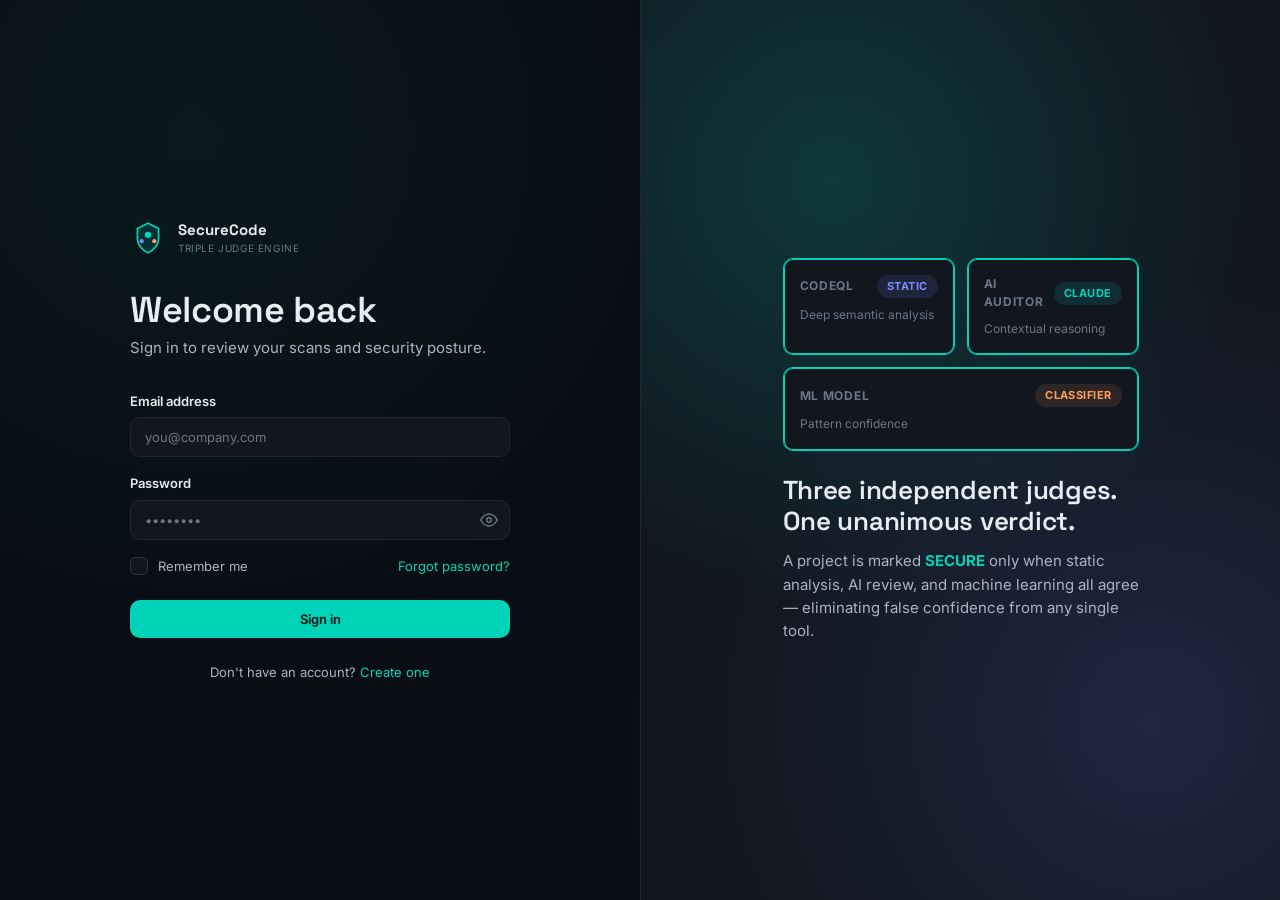
<file: secure-code-platform/frontend/scan-progress.html>
<!DOCTYPE html>
<html lang="en">
<head>
<meta charset="UTF-8">
<meta name="viewport" content="width=device-width, initial-scale=1.0">
<title>Scan Progress — Secure Code Platform</title>
<link rel="preconnect" href="https://fonts.googleapis.com">
<link href="https://fonts.googleapis.com/css2?family=Space+Grotesk:wght@500;600;700&family=Inter:wght@400;500;600;700&family=JetBrains+Mono:wght@400;500&display=swap" rel="stylesheet">
<link rel="stylesheet" href="css/variables.css">
<link rel="stylesheet" href="css/base.css">
<link rel="stylesheet" href="css/layout.css">
<link rel="stylesheet" href="css/components.css">
<link rel="stylesheet" href="css/animations.css">
<script>
  (function () {
    var t = localStorage.getItem("scp_theme") || "dark";
    if (t === "light") document.documentElement.setAttribute("data-theme", "light");
  })();
</script>
<style>
  .log-console {
    background: #05080c; border: 1px solid var(--border-hairline); border-radius: var(--radius-md);
    padding: var(--sp-4); height: 320px; overflow-y: auto; font-family: var(--font-mono); font-size: 12.5px;
  }
  [data-theme="light"] .log-console { background: #0e1218; }
  .log-line { display:flex; gap:10px; padding: 3px 0; line-height:1.6; }
  .log-line .ts { color: #4d5867; flex-shrink:0; }
  .log-line .engine-tag { flex-shrink:0; font-weight:700; }
  .log-line.info .engine-tag { color: var(--text-muted); }
  .log-line.success .engine-tag { color: var(--verdict-secure); }
  .log-line.warn .engine-tag { color: var(--verdict-pending); }
  .log-line.error .engine-tag { color: var(--verdict-vulnerable); }
  .log-line .msg { color: #c8d1dc; word-break: break-word; }
</style>
</head>
<body>

<div id="app-shell-root" class="app-shell"></div>

<script type="module">
  import { requireAuth } from "./js/modules/auth.js";
  import { renderShell } from "./js/modules/shell.js";
  import { api } from "./js/modules/api.js";
  import { toast } from "./js/modules/toast.js";
  import { watchScanProgress } from "./js/modules/websocket.js";
  import { qs, escapeHtml } from "./js/modules/utils.js";

  if (!requireAuth()) throw new Error("redirecting");
  await renderShell({ active: "scan-progress", breadcrumb: [{ label: "Dashboard", href: "dashboard.html" }, { label: "Scan Progress" }] });

  const scanId = qs("scan_id");
  const content = document.getElementById("page-content");

  if (!scanId) {
    content.innerHTML = `<div class="empty-state"><h3>No scan selected</h3><p>Start a new scan to see its progress here.</p><a href="upload.html" class="btn btn-primary" style="margin-top:var(--sp-4);">New Scan</a></div>`;
    throw new Error("no scan id");
  }

  content.innerHTML = `
    <div class="page-header"><div><h1>Scan in Progress</h1><p>Watch each engine deliver its verdict in real time.</p></div></div>

    <div class="card" style="margin-bottom: var(--sp-5);">
      <div class="flex items-center justify-between" style="margin-bottom: var(--sp-3);">
        <div class="flex items-center gap-3">
          <span class="spinner" id="status-spinner" style="color:var(--accent);"></span>
          <strong id="status-label">Initializing…</strong>
        </div>
        <span id="progress-pct" style="font-family:var(--font-mono); color:var(--text-muted);">0%</span>
      </div>
      <div class="progress-bar"><div class="progress-bar-fill" id="progress-fill" style="width:0%;"></div></div>
    </div>

    <div class="judge-row" id="judge-seals" style="margin-bottom: var(--sp-5);"></div>

    <div class="card">
      <div class="flex items-center justify-between" style="margin-bottom: var(--sp-3);">
        <h3>Live Logs</h3>
        <span class="badge badge-neutral" id="log-count-badge">0 lines</span>
      </div>
      <div class="log-console" id="log-console"></div>
    </div>

    <div id="done-actions" style="display:none; margin-top: var(--sp-5); text-align:center;">
      <a href="results.html?scan_id=${scanId}" class="btn btn-primary">View Full Results →</a>
    </div>
  `;

  const ENGINES = [
    { key: "codeql", name: "CodeQL", badgeClass: "badge-engine-codeql" },
    { key: "ai", name: "AI Auditor", badgeClass: "badge-engine-ai" },
    { key: "ml", name: "ML Model", badgeClass: "badge-engine-ml" },
  ];
  const engineState = { codeql: "pending", ai: "pending", ml: "pending" };

  function renderJudgeSeals(currentEngine) {
    document.getElementById("judge-seals").innerHTML = ENGINES.map((e) => {
      let state = engineState[e.key];
      if (state === "pending" && currentEngine === e.key) state = "running";
      return `
        <div class="judge-seal" data-state="${state}">
          <div class="judge-seal-head">
            <span class="judge-seal-name">${e.name}</span>
            <span class="badge ${e.badgeClass}">${stateLabel(state)}</span>
          </div>
          <div style="font-size:var(--fs-xs); color:var(--text-muted);">${stateDescription(state)}</div>
        </div>`;
    }).join("");
  }

  function stateLabel(state) {
    return { pending: "Waiting", running: "Running", secure: "Secure", vulnerable: "Flagged", error: "Skipped" }[state] || state;
  }
  function stateDescription(state) {
    return {
      pending: "Queued for analysis",
      running: "Analyzing now…",
      secure: "No issues found",
      vulnerable: "Issues detected",
      error: "Did not run",
    }[state] || "";
  }

  renderJudgeSeals("");

  const logConsole = document.getElementById("log-console");
  let renderedLogCount = 0;

  function appendLogs(logs) {
    logs.forEach((log) => {
      const line = document.createElement("div");
      line.className = `log-line ${log.level}`;
      const time = new Date(log.created_at.endsWith("Z") ? log.created_at : log.created_at + "Z").toLocaleTimeString();
      line.innerHTML = `<span class="ts">${time}</span><span class="engine-tag">[${escapeHtml(log.engine.toUpperCase())}]</span><span class="msg">${escapeHtml(log.message)}</span>`;
      logConsole.appendChild(line);
      renderedLogCount++;
    });
    document.getElementById("log-count-badge").textContent = `${renderedLogCount} line${renderedLogCount !== 1 ? "s" : ""}`;
    logConsole.scrollTop = logConsole.scrollHeight;
  }

  function updateStatus(status) {
    document.getElementById("progress-pct").textContent = `${status.progress_percent}%`;
    document.getElementById("progress-fill").style.width = `${status.progress_percent}%`;

    const labelMap = { queued: "Queued — waiting to start…", running: "Scan running…", completed: "Scan complete", failed: "Scan failed", cancelled: "Scan cancelled" };
    document.getElementById("status-label").textContent = labelMap[status.status] || status.status;

    // Mark engines complete as progress advances past their stage threshold.
    if (status.progress_percent > 10 && engineState.codeql === "pending") engineState.codeql = "secure";
    if (status.progress_percent > 45 && engineState.ai === "pending") engineState.ai = "secure";
    if (status.progress_percent >= 100 && engineState.ml === "pending") engineState.ml = "secure";

    renderJudgeSeals(status.current_engine);

    const spinner = document.getElementById("status-spinner");
    if (["completed", "failed", "cancelled"].includes(status.status)) {
      spinner.style.display = "none";
    }
  }

  // Normalize the websocket "logs" entry shape (engine_name -> engine) for the renderer above.
  function normalizeLogs(logs) {
    return logs.map((l) => ({ ...l, engine: l.engine_name || l.engine || "system" }));
  }

  const stop = watchScanProgress(scanId, {
    onLogs: (logs) => appendLogs(normalizeLogs(logs)),
    onStatus: updateStatus,
    onDone: async () => {
      try {
        const result = await api.get(`/results/${scanId}`);
        applyFinalEngineResults(result.engine_results);
        document.getElementById("done-actions").style.display = "block";
        if (result.verdict === "secure") toast.success("Scan complete", "All engines agree — project is secure.");
        else toast.warning("Scan complete", "One or more engines flagged vulnerabilities.");
      } catch {
        document.getElementById("done-actions").style.display = "block";
      }
    },
  });

  function applyFinalEngineResults(results) {
    results.forEach((r) => {
      engineState[r.engine_name] = r.verdict === "secure" ? "secure" : r.verdict === "vulnerable" ? "vulnerable" : "error";
    });
    ENGINES.forEach((e) => {
      if (!(e.key in Object.fromEntries(results.map((r) => [r.engine_name, true])))) {
        // engine wasn't run at all (disabled for this scan)
        if (engineState[e.key] === "pending") engineState[e.key] = "error";
      }
    });
    renderJudgeSeals("");
  }

  window.addEventListener("beforeunload", stop);

  // In case the scan was already finished before this page loaded (e.g. revisited via back button).
  try {
    const initial = await api.get(`/scan/${scanId}/progress`);
    updateStatus(initial);
    appendLogs(normalizeLogs(initial.logs));
    if (["completed", "failed", "cancelled"].includes(initial.status)) {
      const result = await api.get(`/results/${scanId}`);
      applyFinalEngineResults(result.engine_results);
      document.getElementById("done-actions").style.display = "block";
    }
  } catch (err) {
    toast.error("Couldn't load scan", err.message);
  }
</script>
</body>
</html>
</file>
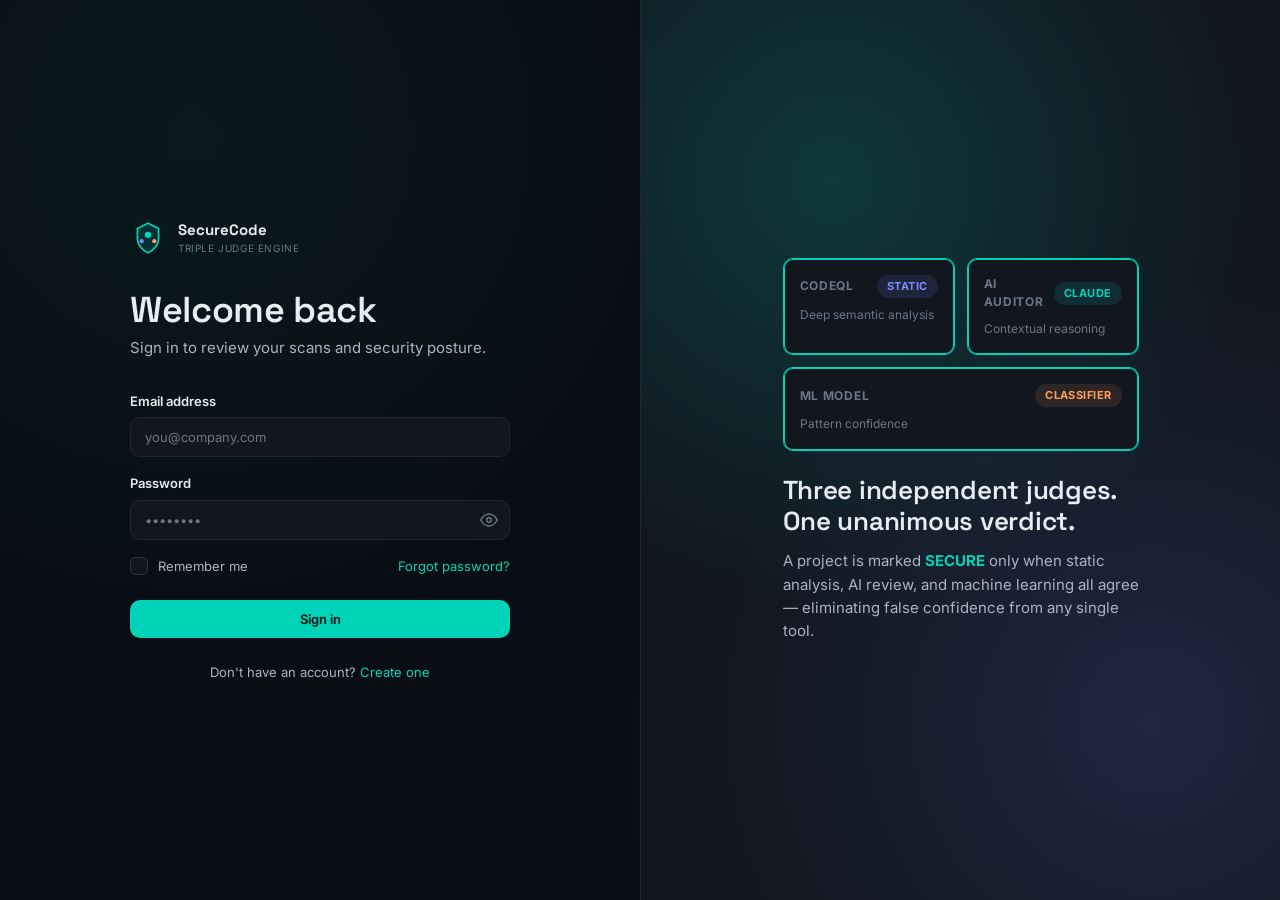
<file: secure-code-platform/frontend/upload.html>
<!DOCTYPE html>
<html lang="en">
<head>
<meta charset="UTF-8">
<meta name="viewport" content="width=device-width, initial-scale=1.0">
<title>New Scan — Secure Code Platform</title>
<link rel="preconnect" href="https://fonts.googleapis.com">
<link href="https://fonts.googleapis.com/css2?family=Space+Grotesk:wght@500;600;700&family=Inter:wght@400;500;600;700&family=JetBrains+Mono:wght@400;500&display=swap" rel="stylesheet">
<link rel="stylesheet" href="css/variables.css">
<link rel="stylesheet" href="css/base.css">
<link rel="stylesheet" href="css/layout.css">
<link rel="stylesheet" href="css/components.css">
<link rel="stylesheet" href="css/animations.css">
<script>
  (function () {
    var t = localStorage.getItem("scp_theme") || "dark";
    if (t === "light") document.documentElement.setAttribute("data-theme", "light");
  })();
</script>
<style>
  .upload-steps { display:flex; align-items:center; gap:8px; margin-bottom: var(--sp-5); }
  .upload-step { display:flex; align-items:center; gap:8px; font-size:var(--fs-sm); color:var(--text-muted); }
  .upload-step .step-num { width:24px;height:24px;border-radius:50%;background:var(--bg-surface-raised);display:flex;align-items:center;justify-content:center;font-size:12px;font-weight:700;border:1px solid var(--border-strong); }
  .upload-step.active { color:var(--text-primary); }
  .upload-step.active .step-num { background:var(--accent); color:var(--text-on-accent); border-color:var(--accent); }
  .upload-step.done .step-num { background:var(--verdict-secure); color:#04130f; border-color:var(--verdict-secure); }
  .step-sep { width:32px; height:1px; background:var(--border-strong); }

  .file-row { display:flex; align-items:center; gap:var(--sp-3); padding:10px 0; border-bottom:1px solid var(--border-hairline); }
  .file-row:last-child { border-bottom:none; }
  .file-row .file-ext-badge { font-size:10px; font-weight:700; padding:2px 6px; border-radius:4px; background:var(--accent-dim); color:var(--accent); font-family:var(--font-mono); flex-shrink:0; }

  /* Feature 1: skipped files panel */
  .skipped-panel {
    border:1px solid var(--verdict-pending);
    background: rgba(255,180,84,0.06);
    border-radius: var(--radius-md);
    padding: var(--sp-4);
    margin-top: var(--sp-4);
  }
  .skipped-panel-header {
    display: flex; align-items:center; gap: 10px; margin-bottom: var(--sp-3);
    font-weight:600; color: var(--verdict-pending);
  }
  .skipped-row {
    display:flex; align-items:flex-start; gap: var(--sp-3);
    padding: 7px 0; border-bottom:1px solid rgba(255,180,84,0.15);
    font-size: var(--fs-xs);
  }
  .skipped-row:last-child { border-bottom:none; }
  .skipped-row .filename { color: var(--text-secondary); font-family: var(--font-mono); word-break:break-all; flex:1; }
  .skipped-row .reason { color: var(--text-muted); text-align:right; flex-shrink:0; max-width:240px; }

  .scan-type-card { flex:1; padding: var(--sp-4); border:1px solid var(--border-hairline); border-radius:var(--radius-md); cursor:pointer; transition: border-color var(--dur-fast) var(--ease-out), background var(--dur-fast) var(--ease-out); }
  .scan-type-card:hover { border-color: var(--accent-border); }
  .scan-type-card.selected { border-color: var(--accent); background: var(--accent-dim); }
  .engine-toggle-row { display:flex; align-items:center; justify-content:space-between; padding: var(--sp-3) 0; border-bottom:1px solid var(--border-hairline); }
  .engine-toggle-row:last-child { border-bottom:none; }
</style>
</head>
<body>

<div id="app-shell-root" class="app-shell"></div>

<script type="module">
  import { requireAuth } from "./js/modules/auth.js";
  import { renderShell } from "./js/modules/shell.js";
  import { api } from "./js/modules/api.js";
  import { toast } from "./js/modules/toast.js";
  import { formatBytes, escapeHtml, setButtonLoading } from "./js/modules/utils.js";

  if (!requireAuth()) throw new Error("redirecting");
  await renderShell({ active: "upload", breadcrumb: [{ label: "Dashboard", href: "dashboard.html" }, { label: "New Scan" }] });

  const content = document.getElementById("page-content");
  let selectedFiles = [];
  let currentScanId = null;
  let uploadedFileList = [];
  let skippedFileList = [];

  // ---- Supported extensions for client-side pre-filtering (Feature 1) ----
  const SCANNABLE_EXT = new Set([
    ".py",".js",".jsx",".ts",".tsx",".java",".go",".rb",".php",
    ".c",".cpp",".cc",".cxx",".cs",".sql",".sh",".bash",".ps1",
    ".kt",".swift",".rs",".scala",".pl",".lua",".r"
  ]);

  function isScannable(filename) {
    const ext = filename.slice(filename.lastIndexOf(".")).toLowerCase();
    return SCANNABLE_EXT.has(ext);
  }

  function skipReasonClient(filename) {
    const ext = filename.slice(filename.lastIndexOf(".")).toLowerCase();
    const reasonMap = {
      ".html":"Markup — no executable logic to audit",
      ".htm":"Markup — no executable logic to audit",
      ".css":"Stylesheet — no executable logic to audit",
      ".scss":"Stylesheet — no executable logic to audit",
      ".sass":"Stylesheet — no executable logic to audit",
      ".less":"Stylesheet — no executable logic to audit",
      ".json":"Data/config file",
      ".xml":"Data/config file",
      ".yaml":"Data/config file",
      ".yml":"Data/config file",
      ".toml":"Config file",
      ".md":"Documentation",
      ".txt":"Text file",
      ".png":"Image file",".jpg":"Image file",".jpeg":"Image file",".gif":"Image file",".svg":"Image/vector file",
      ".ico":"Image file",".webp":"Image file",
      ".pdf":"Binary document",".doc":"Binary document",".docx":"Binary document",
      ".class":"Compiled bytecode","pyc":"Compiled bytecode",".exe":"Binary executable",
      ".dll":"Binary library",".so":"Binary library",".jar":"Compiled archive",
      ".log":"Log file",".lock":"Lock file",".csv":"Data file",
    };
    return reasonMap[ext] || `Extension '${ext}' is not in the supported language list`;
  }

  content.innerHTML = `
    <div class="page-header"><div><h1>New Scan</h1><p>Upload your code, configure the engines, and let the triple-judge engine vote.</p></div></div>

    <div class="upload-steps">
      <div class="upload-step active" id="step-indicator-1"><span class="step-num">1</span> Upload</div>
      <div class="step-sep"></div>
      <div class="upload-step" id="step-indicator-2"><span class="step-num">2</span> Configure</div>
      <div class="step-sep"></div>
      <div class="upload-step" id="step-indicator-3"><span class="step-num">3</span> Review &amp; Start</div>
    </div>

    <!-- Step 1: Upload -->
    <div id="step-1" class="card">
      <div class="dropzone" id="dropzone">
        <svg width="40" height="40" viewBox="0 0 24 24" fill="none" stroke="currentColor" stroke-width="1.6"><path d="M21 15v4a2 2 0 0 1-2 2H5a2 2 0 0 1-2-2v-4M17 8l-5-5-5 5M12 3v12"/></svg>
        <h3>Drag &amp; drop files, a folder, or a .zip archive</h3>
        <p style="margin:6px 0 var(--sp-4);">HTML, CSS, images, and other non-code files are removed automatically</p>
        <div class="flex gap-3" style="justify-content:center; flex-wrap:wrap;">
          <button class="btn btn-secondary" id="pick-files-btn">Choose Files</button>
          <button class="btn btn-secondary" id="pick-folder-btn">Choose Folder</button>
          <button class="btn btn-secondary" id="pick-zip-btn">Upload .zip</button>
        </div>
        <input type="file" id="file-input" multiple style="display:none;">
        <input type="file" id="folder-input" webkitdirectory directory multiple style="display:none;">
        <input type="file" id="zip-input" accept=".zip" style="display:none;">
      </div>

      <!-- Feature 1: supported extensions info strip -->
      <div style="margin-top:var(--sp-3); padding: var(--sp-3); background:var(--bg-surface); border-radius:var(--radius-md); font-size:var(--fs-xs); color:var(--text-muted);">
        <strong style="color:var(--text-secondary);">Scannable languages:</strong>
        Python · JavaScript · TypeScript · Java · Go · Ruby · PHP · C/C++ · C# · SQL · Shell scripts and more.
        Other file types are automatically skipped with an explanation.
      </div>

      <!-- File list (accepted) -->
      <div id="file-list-wrap" style="display:none; margin-top:var(--sp-5);">
        <div class="flex items-center justify-between" style="margin-bottom:var(--sp-2);">
          <h4>✅ Accepted files (<span id="file-count">0</span>)</h4>
          <button class="btn btn-ghost btn-sm" id="clear-files-btn">Clear all</button>
        </div>
        <div id="file-list" style="max-height:240px; overflow-y:auto;"></div>
      </div>

      <!-- Feature 1: Skipped files panel -->
      <div id="skipped-wrap" style="display:none; margin-top:var(--sp-4);">
        <div class="skipped-panel">
          <div class="skipped-panel-header">
            <svg width="18" height="18" viewBox="0 0 24 24" fill="none" stroke="currentColor" stroke-width="2"><path d="M10.29 3.86 1.82 18a2 2 0 0 0 1.71 3h16.94a2 2 0 0 0 1.71-3L13.71 3.86a2 2 0 0 0-3.42 0Z"/><path d="M12 9v4M12 17h.01"/></svg>
            <span id="skipped-count-label">0 files automatically removed</span>
          </div>
          <p style="font-size:var(--fs-xs); color:var(--text-muted); margin-bottom:var(--sp-3);">
            These files cannot be scanned for security vulnerabilities and were removed automatically. Only source code files are analysed.
          </p>
          <div id="skipped-list"></div>
        </div>
      </div>

      <!-- Upload progress -->
      <div id="upload-progress-wrap" style="display:none; margin-top:var(--sp-5);">
        <div class="flex items-center justify-between" style="margin-bottom:6px; font-size:var(--fs-sm);">
          <span>Uploading…</span><span id="upload-progress-pct">0%</span>
        </div>
        <div class="progress-bar"><div class="progress-bar-fill" id="upload-progress-fill" style="width:0%;"></div></div>
      </div>

      <div class="flex justify-between" style="margin-top:var(--sp-6);">
        <span></span>
        <button class="btn btn-primary" id="to-step-2-btn" disabled>Continue to configuration →</button>
      </div>
    </div>

    <!-- Step 2: Configure -->
    <div id="step-2" class="card" style="display:none;">
      <h3 style="margin-bottom:var(--sp-2);">Scan type</h3>
      <p style="margin-bottom:var(--sp-4);">Choose how thorough this scan should be.</p>
      <div class="flex gap-3" style="margin-bottom:var(--sp-6); flex-wrap:wrap;">
        <div class="scan-type-card selected" data-type="full">
          <h4>Full Scan</h4>
          <p style="font-size:var(--fs-xs); margin-top:4px;">All three engines, every CWE category. Most thorough.</p>
        </div>
        <div class="scan-type-card" data-type="quick">
          <h4>Quick Scan</h4>
          <p style="font-size:var(--fs-xs); margin-top:4px;">CodeQL + ML only, common high-impact CWEs. Fastest.</p>
        </div>
        <div class="scan-type-card" data-type="custom">
          <h4>Custom Scan</h4>
          <p style="font-size:var(--fs-xs); margin-top:4px;">Pick your own engines and target specific CWE IDs.</p>
        </div>
      </div>

      <h3 style="margin-bottom:var(--sp-4);">Engines</h3>
      <div style="margin-bottom:var(--sp-6);">
        <div class="engine-toggle-row">
          <div class="flex items-center gap-3">
            <span class="badge badge-engine-codeql">Engine 1</span>
            <div><strong>CodeQL Static Analysis</strong><div class="hint">Deep semantic source-code analysis</div></div>
          </div>
          <label class="toggle"><input type="checkbox" id="engine-codeql" checked><span class="toggle-track"></span></label>
        </div>
        <div class="engine-toggle-row">
          <div class="flex items-center gap-3">
            <span class="badge badge-engine-ai">Engine 2</span>
            <div><strong>AI Security Auditor</strong><div class="hint">Claude reviews code for exploitable issues</div></div>
          </div>
          <label class="toggle"><input type="checkbox" id="engine-ai" checked><span class="toggle-track"></span></label>
        </div>
        <div class="engine-toggle-row">
          <div class="flex items-center gap-3">
            <span class="badge badge-engine-ml">Engine 3</span>
            <div><strong>ML Vulnerability Classifier</strong><div class="hint">Pattern-based confidence scoring</div></div>
          </div>
          <label class="toggle"><input type="checkbox" id="engine-ml" checked><span class="toggle-track"></span></label>
        </div>
      </div>

      <div id="custom-cwe-wrap" style="display:none;">
        <div class="field">
          <label for="target-cwe">Target CWE/CVE IDs (comma-separated)</label>
          <input class="input" type="text" id="target-cwe" placeholder="e.g. CWE-89, CWE-78, CWE-798">
          <span class="hint">Leave blank to scan all categories within the enabled engines.</span>
        </div>
      </div>

      <div class="field" style="max-width:400px;">
        <label for="scan-name">Scan name</label>
        <input class="input" type="text" id="scan-name" placeholder="My Project Scan">
      </div>

      <div class="flex justify-between" style="margin-top:var(--sp-6);">
        <button class="btn btn-secondary" id="back-to-step-1-btn">← Back</button>
        <button class="btn btn-primary" id="to-step-3-btn">Review →</button>
      </div>
    </div>

    <!-- Step 3: Review & Start -->
    <div id="step-3" class="card" style="display:none;">
      <h3 style="margin-bottom:var(--sp-4);">Review &amp; start</h3>
      <div id="review-summary" class="grid grid-cols-2" style="margin-bottom:var(--sp-6);"></div>
      <div class="flex justify-between">
        <button class="btn btn-secondary" id="back-to-step-2-btn">← Back</button>
        <button class="btn btn-primary" id="start-scan-btn">
          <svg width="16" height="16" viewBox="0 0 24 24" fill="none" stroke="currentColor" stroke-width="2"><path d="m5 3 14 9-14 9V3Z"/></svg>
          Start Scan
        </button>
      </div>
    </div>
  `;

  // ---- File selection / dropzone ----
  const dropzone = document.getElementById("dropzone");
  const fileInput = document.getElementById("file-input");
  const folderInput = document.getElementById("folder-input");
  const zipInput = document.getElementById("zip-input");

  document.getElementById("pick-files-btn").addEventListener("click", () => fileInput.click());
  document.getElementById("pick-folder-btn").addEventListener("click", () => folderInput.click());
  document.getElementById("pick-zip-btn").addEventListener("click", () => zipInput.click());

  [fileInput, folderInput, zipInput].forEach((input) => {
    input.addEventListener("change", (e) => addFiles(Array.from(e.target.files)));
  });

  ["dragenter","dragover"].forEach((evt) =>
    dropzone.addEventListener(evt, (e) => { e.preventDefault(); dropzone.classList.add("drag-active"); })
  );
  ["dragleave","drop"].forEach((evt) =>
    dropzone.addEventListener(evt, (e) => { e.preventDefault(); dropzone.classList.remove("drag-active"); })
  );
  dropzone.addEventListener("drop", (e) => addFiles(Array.from(e.dataTransfer.files || [])));

  function addFiles(files) {
    if (!files.length) return;

    // ---- Feature 1: Client-side pre-filter ----
    const preAccepted = [];
    const preSkipped = [];

    files.forEach((f) => {
      const name = f.webkitRelativePath || f.name;
      if (name.toLowerCase().endsWith(".zip")) {
        // ZIPs go through server-side extraction — accept at client side
        preAccepted.push(f);
      } else if (isScannable(name)) {
        preAccepted.push(f);
      } else {
        preSkipped.push({ filename: name, reason: skipReasonClient(name) });
      }
    });

    selectedFiles = [...selectedFiles, ...preAccepted];

    // Merge with any existing client-side skipped list
    const existingSkipped = window._clientSkipped || [];
    window._clientSkipped = [...existingSkipped, ...preSkipped];

    renderFileList();

    // Show a single toast summarising the auto-filter, not one per file
    if (preSkipped.length > 0 && preAccepted.length > 0) {
      toast.warning(
        `${preSkipped.length} file${preSkipped.length > 1 ? "s" : ""} auto-removed`,
        `${preSkipped.length} unsupported file${preSkipped.length > 1 ? "s" : ""} removed — only source code files are scanned.`
      );
    } else if (preSkipped.length > 0 && preAccepted.length === 0) {
      toast.error(
        "No scannable files found",
        "All selected files are unsupported types. Please upload source code files."
      );
    }
  }

  function renderFileList() {
    const wrap = document.getElementById("file-list-wrap");
    const list = document.getElementById("file-list");
    const skippedWrap = document.getElementById("skipped-wrap");
    const skippedList = document.getElementById("skipped-list");
    const clientSkipped = window._clientSkipped || [];

    document.getElementById("file-count").textContent = selectedFiles.length;
    document.getElementById("to-step-2-btn").disabled = selectedFiles.length === 0;

    // Accepted files
    if (selectedFiles.length) {
      wrap.style.display = "block";
      list.innerHTML = selectedFiles.map((f, i) => {
        const name = f.webkitRelativePath || f.name;
        const ext = name.slice(name.lastIndexOf(".")).toLowerCase();
        return `
          <div class="file-row">
            <span class="file-ext-badge">${ext || "?"}</span>
            <span style="flex:1; font-size:var(--fs-sm); overflow:hidden; text-overflow:ellipsis; white-space:nowrap;">${escapeHtml(name)}</span>
            <span class="cell-muted" style="font-size:var(--fs-xs);">${formatBytes(f.size)}</span>
            <button class="btn btn-icon btn-ghost btn-sm" data-remove="${i}" title="Remove">
              <svg width="14" height="14" viewBox="0 0 24 24" fill="none" stroke="currentColor" stroke-width="2"><path d="M18 6 6 18M6 6l12 12"/></svg>
            </button>
          </div>`;
      }).join("");

      list.querySelectorAll("[data-remove]").forEach((btn) => {
        btn.addEventListener("click", () => {
          selectedFiles.splice(Number(btn.dataset.remove), 1);
          renderFileList();
        });
      });
    } else {
      wrap.style.display = "none";
    }

    // Feature 1: Skipped files panel
    if (clientSkipped.length) {
      skippedWrap.style.display = "block";
      document.getElementById("skipped-count-label").textContent =
        `${clientSkipped.length} file${clientSkipped.length > 1 ? "s" : ""} automatically removed`;
      skippedList.innerHTML = clientSkipped.map((s) => `
        <div class="skipped-row">
          <svg width="14" height="14" viewBox="0 0 24 24" fill="none" stroke="var(--text-muted)" stroke-width="2" style="flex-shrink:0;margin-top:2px;"><path d="M18 6 6 18M6 6l12 12"/></svg>
          <span class="filename">${escapeHtml(s.filename)}</span>
          <span class="reason">${escapeHtml(s.reason)}</span>
        </div>`).join("");
    } else {
      skippedWrap.style.display = "none";
    }
  }

  document.getElementById("clear-files-btn").addEventListener("click", () => {
    selectedFiles = [];
    window._clientSkipped = [];
    renderFileList();
  });

  // ---- Step navigation ----
  function goToStep(n) {
    [1, 2, 3].forEach((i) => {
      document.getElementById(`step-${i}`).style.display = i === n ? "block" : "none";
      const ind = document.getElementById(`step-indicator-${i}`);
      ind.classList.toggle("active", i === n);
      ind.classList.toggle("done", i < n);
    });
  }

  document.getElementById("to-step-2-btn").addEventListener("click", async () => {
    const btn = document.getElementById("to-step-2-btn");
    setButtonLoading(btn, true, "Uploading…");
    document.getElementById("upload-progress-wrap").style.display = "block";

    try {
      const formData = new FormData();
      selectedFiles.forEach((f) => formData.append("files", f, f.webkitRelativePath || f.name));

      const result = await uploadWithProgress(formData);
      currentScanId = result.scan_id;
      uploadedFileList = result.files;
      skippedFileList = result.skipped_files || [];

      // Feature 1: Show server-side skipped files (from ZIP extraction etc.)
      const serverSkipped = skippedFileList.length;
      if (serverSkipped > 0) {
        // Merge any new server-side skipped entries with the client-side ones already shown
        const existing = (window._clientSkipped || []).map((s) => s.filename);
        const newServerSkipped = skippedFileList.filter((s) => !existing.includes(s.filename));
        window._clientSkipped = [...(window._clientSkipped || []), ...newServerSkipped];
        renderFileList();
      }

      const msg = serverSkipped > 0
        ? `${result.total_files} file(s) accepted · ${serverSkipped} auto-removed`
        : `${result.total_files} file(s) · ${result.total_lines} lines`;
      toast.success("Upload complete", msg);

      document.getElementById("scan-name").value =
        selectedFiles.length === 1 ? selectedFiles[0].name : `Scan of ${result.total_files} files`;

      goToStep(2);
    } catch (err) {
      toast.error("Upload failed", err.message);
    } finally {
      setButtonLoading(btn, false);
      document.getElementById("upload-progress-wrap").style.display = "none";
    }
  });

  function uploadWithProgress(formData) {
    return new Promise((resolve, reject) => {
      const xhr = new XMLHttpRequest();
      const base = window.__API_BASE__ || (location.port === "5500" || location.port === "5501" ? "http://127.0.0.1:8000/api/v1" : "/api/v1");
      xhr.open("POST", `${base}/upload`);
      const token = localStorage.getItem("scp_access_token");
      if (token) xhr.setRequestHeader("Authorization", `Bearer ${token}`);

      xhr.upload.addEventListener("progress", (e) => {
        if (e.lengthComputable) {
          const pct = Math.round((e.loaded / e.total) * 100);
          document.getElementById("upload-progress-fill").style.width = `${pct}%`;
          document.getElementById("upload-progress-pct").textContent = `${pct}%`;
        }
      });
      xhr.onload = () => {
        if (xhr.status >= 200 && xhr.status < 300) {
          resolve(JSON.parse(xhr.responseText));
        } else {
          let msg = "Upload failed";
          try { msg = JSON.parse(xhr.responseText)?.error?.message || msg; } catch {}
          reject(new Error(msg));
        }
      };
      xhr.onerror = () => reject(new Error("Network error during upload"));
      xhr.send(formData);
    });
  }

  document.getElementById("back-to-step-1-btn").addEventListener("click", () => goToStep(1));

  document.querySelectorAll(".scan-type-card").forEach((card) => {
    card.addEventListener("click", () => {
      document.querySelectorAll(".scan-type-card").forEach((c) => c.classList.remove("selected"));
      card.classList.add("selected");
      const type = card.dataset.type;
      document.getElementById("custom-cwe-wrap").style.display = type === "custom" ? "block" : "none";
      if (type === "quick") {
        document.getElementById("engine-ai").checked = false;
      } else if (type === "full") {
        document.getElementById("engine-codeql").checked = true;
        document.getElementById("engine-ai").checked = true;
        document.getElementById("engine-ml").checked = true;
      }
    });
  });

  document.getElementById("to-step-3-btn").addEventListener("click", () => {
    const codeql = document.getElementById("engine-codeql").checked;
    const ai = document.getElementById("engine-ai").checked;
    const ml = document.getElementById("engine-ml").checked;
    if (!codeql && !ai && !ml) {
      toast.warning("Select at least one engine", "At least one judge must vote on this scan.");
      return;
    }
    renderReview();
    goToStep(3);
  });

  document.getElementById("back-to-step-2-btn").addEventListener("click", () => goToStep(2));

  function renderReview() {
    const scanType = document.querySelector(".scan-type-card.selected").dataset.type;
    const engines = [
      document.getElementById("engine-codeql").checked && "CodeQL",
      document.getElementById("engine-ai").checked && "AI Auditor",
      document.getElementById("engine-ml").checked && "ML Classifier",
    ].filter(Boolean);
    const cwes = document.getElementById("target-cwe").value.trim();
    const name = document.getElementById("scan-name").value.trim() || "Untitled Scan";

    document.getElementById("review-summary").innerHTML = `
      <div class="card" style="background:var(--bg-surface);">
        <div class="hint">Scan name</div><strong>${escapeHtml(name)}</strong>
      </div>
      <div class="card" style="background:var(--bg-surface);">
        <div class="hint">Scan type</div><strong style="text-transform:capitalize;">${scanType}</strong>
      </div>
      <div class="card" style="background:var(--bg-surface);">
        <div class="hint">Engines</div><strong>${engines.join(", ")}</strong>
      </div>
      <div class="card" style="background:var(--bg-surface);">
        <div class="hint">Files to scan</div><strong>${uploadedFileList.length} file(s)</strong>
        ${skippedFileList.length ? `<div class="hint" style="margin-top:4px;">${skippedFileList.length} auto-removed</div>` : ""}
      </div>
      ${cwes ? `<div class="card" style="background:var(--bg-surface); grid-column:span 2;"><div class="hint">Target CWE/CVE IDs</div><strong>${escapeHtml(cwes)}</strong></div>` : ""}
    `;
  }

  document.getElementById("start-scan-btn").addEventListener("click", async () => {
    const btn = document.getElementById("start-scan-btn");
    setButtonLoading(btn, true, "Starting…");
    try {
      const scanType = document.querySelector(".scan-type-card.selected").dataset.type;
      await api.post("/scan/configure", {
        scan_id: currentScanId,
        name: document.getElementById("scan-name").value.trim() || "Untitled Scan",
        scan_type: scanType,
        engine_codeql_enabled: document.getElementById("engine-codeql").checked,
        engine_ai_enabled: document.getElementById("engine-ai").checked,
        engine_ml_enabled: document.getElementById("engine-ml").checked,
        target_cwe_ids: document.getElementById("target-cwe").value.trim(),
      });
      await api.post(`/scan/${currentScanId}/start`);
      window.location.href = `scan-progress.html?scan_id=${currentScanId}`;
    } catch (err) {
      toast.error("Could not start scan", err.message);
      setButtonLoading(btn, false);
    }
  });
</script>
</body>
</html>
</file>
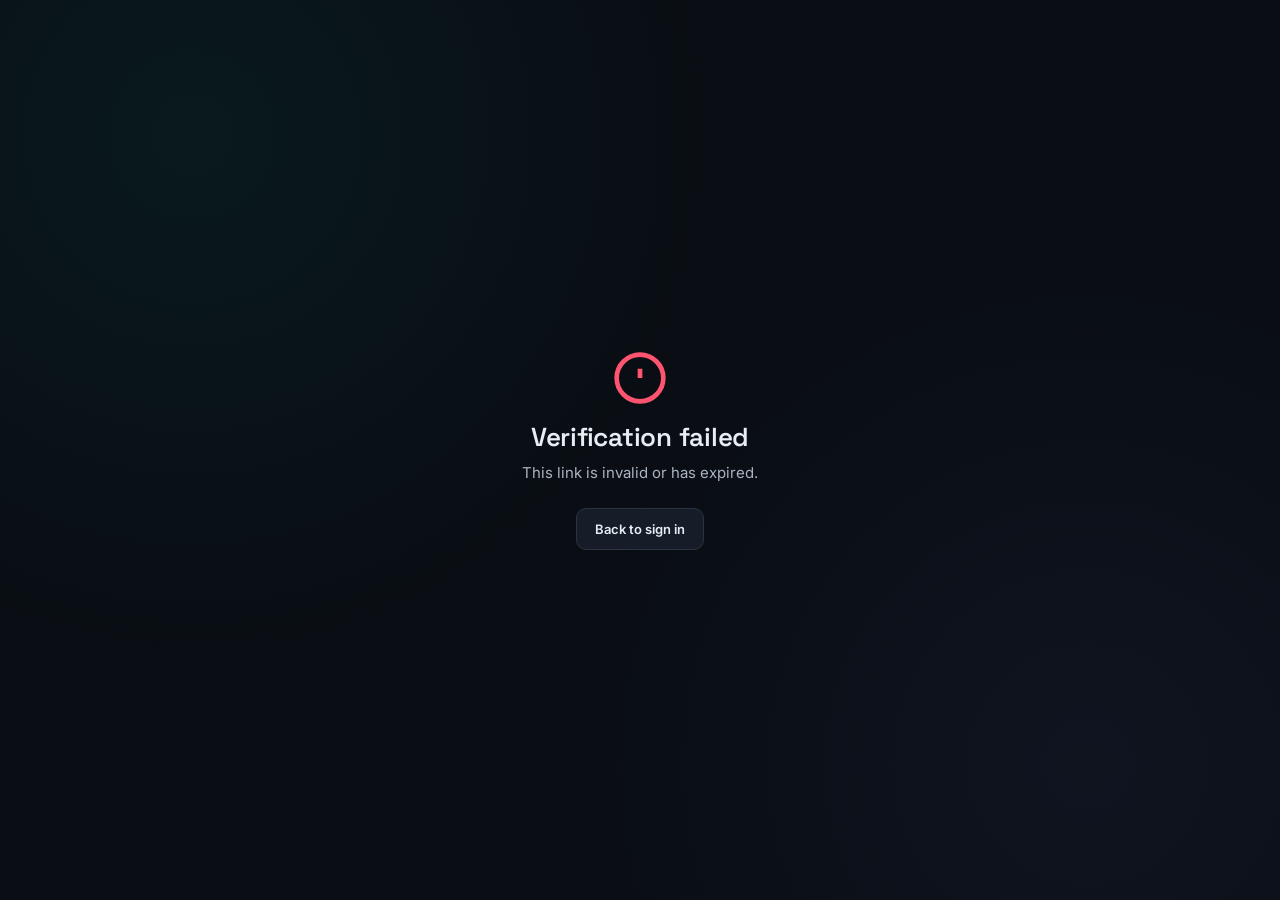
<file: secure-code-platform/frontend/verify-email.html>
<!DOCTYPE html>
<html lang="en">
<head>
<meta charset="UTF-8">
<meta name="viewport" content="width=device-width, initial-scale=1.0">
<title>Verify Email — Secure Code Platform</title>
<link rel="preconnect" href="https://fonts.googleapis.com">
<link href="https://fonts.googleapis.com/css2?family=Space+Grotesk:wght@500;600;700&family=Inter:wght@400;500;600;700&family=JetBrains+Mono:wght@400;500&display=swap" rel="stylesheet">
<link rel="stylesheet" href="css/variables.css">
<link rel="stylesheet" href="css/base.css">
<link rel="stylesheet" href="css/layout.css">
<link rel="stylesheet" href="css/components.css">
<link rel="stylesheet" href="css/animations.css">
<script>
  (function () {
    var t = localStorage.getItem("scp_theme") || "dark";
    if (t === "light") document.documentElement.setAttribute("data-theme", "light");
  })();
</script>
</head>
<body>

<div class="auth-shell" style="grid-template-columns: 1fr;">
  <div class="auth-panel">
    <div class="auth-form-wrap animate-in" style="text-align:center;">

      <div id="loading-state">
        <div class="spinner" style="width:32px;height:32px; margin: 0 auto var(--sp-4); color:var(--accent);"></div>
        <h2>Verifying your email…</h2>
      </div>

      <div id="success-state" style="display:none;">
        <svg width="56" height="56" viewBox="0 0 24 24" fill="none" stroke="var(--verdict-secure)" stroke-width="2" style="margin:0 auto var(--sp-4);"><circle cx="12" cy="12" r="10"/><path d="m9 12 2 2 4-4"/></svg>
        <h2>Email verified</h2>
        <p style="margin:8px 0 var(--sp-5);">Your account is fully activated. You're all set.</p>
        <a href="dashboard.html" class="btn btn-primary">Go to dashboard</a>
      </div>

      <div id="error-state" style="display:none;">
        <svg width="56" height="56" viewBox="0 0 24 24" fill="none" stroke="var(--verdict-vulnerable)" stroke-width="2" style="margin:0 auto var(--sp-4);"><circle cx="12" cy="12" r="10"/><path d="M12 8v4M12 16h.01"/></svg>
        <h2>Verification failed</h2>
        <p style="margin:8px 0 var(--sp-5);" id="error-message">This link is invalid or has expired.</p>
        <a href="index.html" class="btn btn-secondary">Back to sign in</a>
      </div>

    </div>
  </div>
</div>

<script type="module">
  import { verifyEmail } from "./js/modules/auth.js";
  import { qs } from "./js/modules/utils.js";

  const token = qs("token");

  (async () => {
    if (!token) {
      document.getElementById("loading-state").style.display = "none";
      document.getElementById("error-state").style.display = "block";
      return;
    }
    try {
      await verifyEmail(token);
      document.getElementById("loading-state").style.display = "none";
      document.getElementById("success-state").style.display = "block";
    } catch (err) {
      document.getElementById("loading-state").style.display = "none";
      document.getElementById("error-state").style.display = "block";
      document.getElementById("error-message").textContent = err.message;
    }
  })();
</script>
</body>
</html>
</file>
<file: secure-code-platform/frontend/css/variables.css>
/* ============================================================================
   DESIGN TOKENS — "Triple Judge" Security Platform
   Concept: three independent engines (CodeQL / AI / ML) sit as judges on a
   tribunal. Each renders its own verdict; only unanimous agreement reads as
   SECURE. The visual language borrows from sealed verdicts and case files —
   hexagonal judge seals, a stamped verdict badge, dossier-style data tables —
   rather than generic "hacker green on black".
   ============================================================================ */

:root {
  /* ---- Color: dark (default) ---- */
  --bg-canvas: #0a0e14;
  --bg-surface: #11161f;
  --bg-surface-raised: #161d29;
  --bg-glass: rgba(22, 29, 41, 0.6);
  --border-hairline: #1e2733;
  --border-strong: #2a3544;

  --text-primary: #e6edf3;
  --text-secondary: #aab4c2;
  --text-muted: #6b7686;
  --text-on-accent: #04130f;

  /* Brand / verdict accent — teal-cyan, distinct from stock "security green" */
  --accent: #00d4b8;
  --accent-strong: #2ef0d2;
  --accent-dim: rgba(0, 212, 184, 0.14);
  --accent-border: rgba(0, 212, 184, 0.35);

  /* Verdict states */
  --verdict-secure: #00d4b8;
  --verdict-secure-bg: rgba(0, 212, 184, 0.12);
  --verdict-vulnerable: #ff5470;
  --verdict-vulnerable-bg: rgba(255, 84, 112, 0.12);
  --verdict-pending: #ffb454;
  --verdict-pending-bg: rgba(255, 180, 84, 0.12);

  /* Severity scale (low -> critical) */
  --sev-low: #5fb3ff;
  --sev-medium: #ffb454;
  --sev-high: #ff8a4c;
  --sev-critical: #ff5470;

  /* Engine identity colors */
  --engine-codeql: #7c8cff;
  --engine-ai: #00d4b8;
  --engine-ml: #ff9f5a;

  /* ---- Typography ---- */
  --font-display: "Space Grotesk", "Segoe UI", sans-serif;
  --font-body: "Inter", "Segoe UI", sans-serif;
  --font-mono: "JetBrains Mono", "Fira Code", monospace;

  --fs-xs: 0.75rem;
  --fs-sm: 0.8125rem;
  --fs-base: 0.9375rem;
  --fs-md: 1.0625rem;
  --fs-lg: 1.25rem;
  --fs-xl: 1.625rem;
  --fs-2xl: 2.25rem;
  --fs-3xl: 3rem;

  /* ---- Spacing scale ---- */
  --sp-1: 4px;
  --sp-2: 8px;
  --sp-3: 12px;
  --sp-4: 16px;
  --sp-5: 24px;
  --sp-6: 32px;
  --sp-7: 48px;
  --sp-8: 64px;

  /* ---- Radius ---- */
  --radius-sm: 6px;
  --radius-md: 10px;
  --radius-lg: 16px;
  --radius-pill: 999px;

  /* ---- Elevation / glass ---- */
  --shadow-sm: 0 1px 2px rgba(0, 0, 0, 0.4);
  --shadow-md: 0 8px 24px rgba(0, 0, 0, 0.35);
  --shadow-lg: 0 16px 48px rgba(0, 0, 0, 0.45);
  --glass-blur: blur(16px);

  /* ---- Layout ---- */
  --sidebar-w: 248px;
  --sidebar-w-collapsed: 76px;
  --topbar-h: 64px;
  --content-max: 1440px;

  /* ---- Motion ---- */
  --ease-out: cubic-bezier(0.16, 1, 0.3, 1);
  --dur-fast: 120ms;
  --dur-base: 220ms;
  --dur-slow: 420ms;
}

/* ---- Light mode override ---- */
[data-theme="light"] {
  --bg-canvas: #f5f7fa;
  --bg-surface: #ffffff;
  --bg-surface-raised: #ffffff;
  --bg-glass: rgba(255, 255, 255, 0.65);
  --border-hairline: #e1e6ec;
  --border-strong: #cdd5e0;

  --text-primary: #131a23;
  --text-secondary: #4b5666;
  --text-muted: #7c8696;
  --text-on-accent: #04130f;

  --accent: #00a890;
  --accent-strong: #00c4a8;
  --accent-dim: rgba(0, 168, 144, 0.1);
  --accent-border: rgba(0, 168, 144, 0.3);

  --verdict-secure: #00a890;
  --verdict-secure-bg: rgba(0, 168, 144, 0.1);
  --verdict-vulnerable: #e0334f;
  --verdict-vulnerable-bg: rgba(224, 51, 79, 0.1);
  --verdict-pending: #c98a1f;
  --verdict-pending-bg: rgba(201, 138, 31, 0.1);

  --shadow-sm: 0 1px 2px rgba(20, 30, 45, 0.08);
  --shadow-md: 0 8px 24px rgba(20, 30, 45, 0.1);
  --shadow-lg: 0 16px 48px rgba(20, 30, 45, 0.14);
}

@media (prefers-reduced-motion: reduce) {
  *, *::before, *::after {
    animation-duration: 0.001ms !important;
    animation-iteration-count: 1 !important;
    transition-duration: 0.001ms !important;
    scroll-behavior: auto !important;
  }
}
</file>
<file: secure-code-platform/frontend/css/base.css>
/* ============================================================================
   BASE — resets, typography, global element defaults
   ============================================================================ */

*, *::before, *::after { box-sizing: border-box; margin: 0; padding: 0; }

html { font-size: 16px; -webkit-text-size-adjust: 100%; }

body {
  font-family: var(--font-body);
  font-size: var(--fs-base);
  line-height: 1.55;
  color: var(--text-primary);
  background: var(--bg-canvas);
  min-height: 100vh;
  transition: background-color var(--dur-base) var(--ease-out), color var(--dur-base) var(--ease-out);
}

/* Ambient backdrop: a faint hex-grid texture evokes "case files" without being loud */
body::before {
  content: "";
  position: fixed;
  inset: 0;
  z-index: -1;
  background-image:
    radial-gradient(circle at 15% 15%, rgba(0, 212, 184, 0.06), transparent 40%),
    radial-gradient(circle at 85% 85%, rgba(124, 140, 255, 0.05), transparent 40%);
  pointer-events: none;
}

h1, h2, h3, h4, h5, h6 {
  font-family: var(--font-display);
  font-weight: 600;
  line-height: 1.2;
  color: var(--text-primary);
  letter-spacing: -0.01em;
}

h1 { font-size: var(--fs-2xl); }
h2 { font-size: var(--fs-xl); }
h3 { font-size: var(--fs-lg); }
h4 { font-size: var(--fs-md); }

p { color: var(--text-secondary); }

a { color: var(--accent); text-decoration: none; }
a:hover { color: var(--accent-strong); }

code, pre, .mono { font-family: var(--font-mono); }

ul, ol { list-style: none; }

button { font-family: inherit; cursor: pointer; border: none; background: none; color: inherit; }

input, select, textarea {
  font-family: inherit;
  font-size: inherit;
  color: var(--text-primary);
  background: var(--bg-surface);
}

img, svg { display: block; max-width: 100%; }

table { border-collapse: collapse; width: 100%; }

::selection { background: var(--accent-dim); color: var(--text-primary); }

/* Scrollbars */
::-webkit-scrollbar { width: 10px; height: 10px; }
::-webkit-scrollbar-track { background: transparent; }
::-webkit-scrollbar-thumb { background: var(--border-strong); border-radius: var(--radius-pill); border: 2px solid var(--bg-canvas); }
::-webkit-scrollbar-thumb:hover { background: var(--text-muted); }

/* Keyboard accessibility — always visible focus ring, never silently removed */
:focus-visible {
  outline: 2px solid var(--accent);
  outline-offset: 2px;
  border-radius: var(--radius-sm);
}

.visually-hidden {
  position: absolute;
  width: 1px; height: 1px;
  padding: 0; margin: -1px;
  overflow: hidden;
  clip: rect(0, 0, 0, 0);
  white-space: nowrap;
  border: 0;
}

::placeholder { color: var(--text-muted); opacity: 1; }
</file>
<file: secure-code-platform/frontend/css/layout.css>
/* ============================================================================
   LAYOUT — app shell: sidebar, topbar, content region, responsive grid
   ============================================================================ */

.app-shell {
  display: grid;
  grid-template-columns: var(--sidebar-w) 1fr;
  min-height: 100vh;
  transition: grid-template-columns var(--dur-base) var(--ease-out);
}

.app-shell.sidebar-collapsed {
  grid-template-columns: var(--sidebar-w-collapsed) 1fr;
}

.shell-main {
  display: flex;
  flex-direction: column;
  min-width: 0;
}

/* ---- Sidebar ---- */

.sidebar {
  position: sticky;
  top: 0;
  height: 100vh;
  display: flex;
  flex-direction: column;
  background: var(--bg-surface);
  border-right: 1px solid var(--border-hairline);
  padding: var(--sp-5) var(--sp-3);
  overflow-y: auto;
  overflow-x: hidden;
  z-index: 30;
}

.sidebar-brand {
  display: flex;
  align-items: center;
  gap: var(--sp-3);
  padding: 0 var(--sp-3) var(--sp-5);
  white-space: nowrap;
}

.sidebar-brand .brand-mark { flex-shrink: 0; }
.sidebar-brand .brand-text {
  font-family: var(--font-display);
  font-weight: 700;
  font-size: var(--fs-md);
  line-height: 1.1;
}
.sidebar-brand .brand-text small { display: block; font-size: 10px; color: var(--text-muted); font-weight: 500; letter-spacing: 0.06em; }
.app-shell.sidebar-collapsed .brand-text,
.app-shell.sidebar-collapsed .nav-label,
.app-shell.sidebar-collapsed .nav-section-title { display: none; }

.nav-section { margin-bottom: var(--sp-5); }
.nav-section-title {
  font-size: 11px;
  text-transform: uppercase;
  letter-spacing: 0.08em;
  color: var(--text-muted);
  padding: 0 var(--sp-3);
  margin-bottom: var(--sp-2);
}

.nav-item {
  display: flex;
  align-items: center;
  gap: var(--sp-3);
  padding: 10px var(--sp-3);
  border-radius: var(--radius-md);
  color: var(--text-secondary);
  font-size: var(--fs-sm);
  font-weight: 500;
  white-space: nowrap;
  transition: background var(--dur-fast) var(--ease-out), color var(--dur-fast) var(--ease-out);
}
.nav-item:hover { background: var(--bg-surface-raised); color: var(--text-primary); }
.nav-item.active {
  background: var(--accent-dim);
  color: var(--accent);
}
.nav-item.active svg { stroke: var(--accent); }
.nav-item svg { flex-shrink: 0; width: 18px; height: 18px; }

.sidebar-footer {
  margin-top: auto;
  padding-top: var(--sp-4);
  border-top: 1px solid var(--border-hairline);
}

.sidebar-collapse-btn {
  display: flex;
  align-items: center;
  justify-content: center;
  width: 32px; height: 32px;
  border-radius: var(--radius-sm);
  color: var(--text-muted);
  margin: var(--sp-2) auto 0;
}
.sidebar-collapse-btn:hover { background: var(--bg-surface-raised); color: var(--text-primary); }

/* ---- Topbar ---- */

.topbar {
  position: sticky;
  top: 0;
  z-index: 20;
  height: var(--topbar-h);
  display: flex;
  align-items: center;
  justify-content: space-between;
  gap: var(--sp-4);
  padding: 0 var(--sp-6);
  background: var(--bg-glass);
  backdrop-filter: var(--glass-blur);
  -webkit-backdrop-filter: var(--glass-blur);
  border-bottom: 1px solid var(--border-hairline);
}

.topbar-left { display: flex; align-items: center; gap: var(--sp-4); min-width: 0; }
.topbar-right { display: flex; align-items: center; gap: var(--sp-3); }

.breadcrumbs { display: flex; align-items: center; gap: var(--sp-2); font-size: var(--fs-sm); color: var(--text-muted); min-width: 0; }
.breadcrumbs .crumb-current { color: var(--text-primary); font-weight: 500; }
.breadcrumbs .crumb-sep { color: var(--border-strong); }

.search-box {
  display: flex;
  align-items: center;
  gap: var(--sp-2);
  background: var(--bg-surface);
  border: 1px solid var(--border-hairline);
  border-radius: var(--radius-md);
  padding: 8px 12px;
  width: 280px;
  transition: border-color var(--dur-fast) var(--ease-out);
}
.search-box:focus-within { border-color: var(--accent-border); }
.search-box input { background: transparent; border: none; outline: none; width: 100%; font-size: var(--fs-sm); }
.search-box svg { flex-shrink: 0; color: var(--text-muted); width: 16px; height: 16px; }

/* ---- Content ---- */

.content {
  padding: var(--sp-6);
  max-width: var(--content-max);
  width: 100%;
}

.page-header {
  display: flex;
  align-items: flex-start;
  justify-content: space-between;
  gap: var(--sp-4);
  margin-bottom: var(--sp-6);
  flex-wrap: wrap;
}
.page-header h1 { margin-bottom: 4px; }
.page-header p { font-size: var(--fs-sm); }
.page-header-actions { display: flex; gap: var(--sp-3); flex-shrink: 0; }

.grid { display: grid; gap: var(--sp-5); }
.grid-cols-2 { grid-template-columns: repeat(2, 1fr); }
.grid-cols-3 { grid-template-columns: repeat(3, 1fr); }
.grid-cols-4 { grid-template-columns: repeat(4, 1fr); }

.flex { display: flex; }
.flex-col { flex-direction: column; }
.items-center { align-items: center; }
.justify-between { justify-content: space-between; }
.gap-2 { gap: var(--sp-2); }
.gap-3 { gap: var(--sp-3); }
.gap-4 { gap: var(--sp-4); }

/* ---- Auth pages (no sidebar) ---- */

.auth-shell {
  min-height: 100vh;
  display: grid;
  grid-template-columns: 1fr 1fr;
}

.auth-panel {
  display: flex;
  flex-direction: column;
  justify-content: center;
  padding: var(--sp-7);
}

.auth-form-wrap { width: 100%; max-width: 380px; margin: 0 auto; }

.auth-showcase {
  position: relative;
  background:
    radial-gradient(circle at 30% 20%, rgba(0, 212, 184, 0.18), transparent 50%),
    radial-gradient(circle at 80% 80%, rgba(124, 140, 255, 0.14), transparent 50%),
    var(--bg-surface);
  border-left: 1px solid var(--border-hairline);
  display: flex;
  align-items: center;
  justify-content: center;
  overflow: hidden;
}

/* ---- Responsive ---- */

@media (max-width: 1100px) {
  .grid-cols-4 { grid-template-columns: repeat(2, 1fr); }
  .grid-cols-3 { grid-template-columns: repeat(2, 1fr); }
  .auth-showcase { display: none; }
  .auth-shell { grid-template-columns: 1fr; }
}

@media (max-width: 860px) {
  .app-shell { grid-template-columns: 1fr; }
  .sidebar {
    position: fixed;
    left: 0; top: 0;
    width: var(--sidebar-w);
    transform: translateX(-100%);
    transition: transform var(--dur-base) var(--ease-out);
  }
  .app-shell.sidebar-open .sidebar { transform: translateX(0); box-shadow: var(--shadow-lg); }
  .search-box { display: none; }
  .grid-cols-2, .grid-cols-3, .grid-cols-4 { grid-template-columns: 1fr; }
  .content { padding: var(--sp-4); }
  .topbar { padding: 0 var(--sp-4); }
}

.sidebar-scrim {
  display: none;
  position: fixed; inset: 0;
  background: rgba(0,0,0,0.5);
  z-index: 25;
}
@media (max-width: 860px) {
  .app-shell.sidebar-open .sidebar-scrim { display: block; }
}

.mobile-menu-btn { display: none; }
@media (max-width: 860px) {
  .mobile-menu-btn { display: flex; }
}
</file>
<file: secure-code-platform/frontend/css/components.css>
/* ============================================================================
   COMPONENTS
   ============================================================================ */

/* ---- Buttons ---- */

.btn {
  display: inline-flex;
  align-items: center;
  justify-content: center;
  gap: var(--sp-2);
  padding: 10px 18px;
  border-radius: var(--radius-md);
  font-size: var(--fs-sm);
  font-weight: 600;
  white-space: nowrap;
  transition: transform var(--dur-fast) var(--ease-out), background var(--dur-fast) var(--ease-out), border-color var(--dur-fast) var(--ease-out), box-shadow var(--dur-fast) var(--ease-out);
  border: 1px solid transparent;
}
.btn svg { width: 16px; height: 16px; flex-shrink: 0; }
.btn:active { transform: scale(0.97); }
.btn:disabled { opacity: 0.5; cursor: not-allowed; pointer-events: none; }

.btn-primary {
  background: var(--accent);
  color: var(--text-on-accent);
}
.btn-primary:hover { background: var(--accent-strong); box-shadow: 0 0 0 4px var(--accent-dim); }

.btn-secondary {
  background: var(--bg-surface-raised);
  color: var(--text-primary);
  border-color: var(--border-strong);
}
.btn-secondary:hover { border-color: var(--accent-border); color: var(--accent); }

.btn-ghost { color: var(--text-secondary); }
.btn-ghost:hover { background: var(--bg-surface-raised); color: var(--text-primary); }

.btn-danger { background: var(--verdict-vulnerable-bg); color: var(--verdict-vulnerable); border-color: rgba(255,84,112,0.3); }
.btn-danger:hover { background: var(--verdict-vulnerable); color: #fff; }

.btn-sm { padding: 6px 12px; font-size: var(--fs-xs); }
.btn-icon { padding: 9px; aspect-ratio: 1; }
.btn-block { width: 100%; }

/* ---- Cards ---- */

.card {
  background: var(--bg-glass);
  backdrop-filter: var(--glass-blur);
  -webkit-backdrop-filter: var(--glass-blur);
  border: 1px solid var(--border-hairline);
  border-radius: var(--radius-lg);
  padding: var(--sp-5);
  transition: border-color var(--dur-base) var(--ease-out), transform var(--dur-base) var(--ease-out);
}
.card-hover:hover { border-color: var(--accent-border); transform: translateY(-2px); }

.stat-card { display: flex; flex-direction: column; gap: var(--sp-3); }
.stat-card-head { display: flex; align-items: center; justify-content: space-between; }
.stat-card-icon {
  width: 38px; height: 38px;
  display: flex; align-items: center; justify-content: center;
  border-radius: var(--radius-md);
  background: var(--accent-dim);
  color: var(--accent);
}
.stat-card-value { font-family: var(--font-display); font-size: var(--fs-2xl); font-weight: 700; line-height: 1; }
.stat-card-label { font-size: var(--fs-xs); color: var(--text-muted); text-transform: uppercase; letter-spacing: 0.06em; }
.stat-card-delta { font-size: var(--fs-xs); font-weight: 600; display: inline-flex; align-items: center; gap: 4px; }
.stat-card-delta.up { color: var(--verdict-secure); }
.stat-card-delta.down { color: var(--verdict-vulnerable); }

/* ---- Verdict seal (the signature element) ---- */

.verdict-seal {
  display: inline-flex;
  align-items: center;
  gap: var(--sp-2);
  padding: 6px 16px 6px 10px;
  border-radius: var(--radius-pill);
  font-family: var(--font-display);
  font-weight: 700;
  font-size: var(--fs-sm);
  letter-spacing: 0.04em;
  text-transform: uppercase;
  border: 1px solid;
}
.verdict-seal.secure { background: var(--verdict-secure-bg); color: var(--verdict-secure); border-color: var(--verdict-secure); }
.verdict-seal.vulnerable { background: var(--verdict-vulnerable-bg); color: var(--verdict-vulnerable); border-color: var(--verdict-vulnerable); }
.verdict-seal.pending { background: var(--verdict-pending-bg); color: var(--verdict-pending); border-color: var(--verdict-pending); }
.verdict-seal .seal-dot { width: 8px; height: 8px; border-radius: 50%; background: currentColor; }

.judge-row { display: flex; gap: var(--sp-3); flex-wrap: wrap; }
.judge-seal {
  flex: 1; min-width: 140px;
  display: flex; flex-direction: column; gap: var(--sp-2);
  padding: var(--sp-4);
  border-radius: var(--radius-md);
  border: 1px solid var(--border-hairline);
  background: var(--bg-surface);
}
.judge-seal-head { display: flex; align-items: center; justify-content: space-between; }
.judge-seal-name { font-size: var(--fs-xs); text-transform: uppercase; letter-spacing: 0.06em; color: var(--text-muted); font-weight: 700; }
.judge-seal[data-state="secure"] { border-color: var(--verdict-secure); box-shadow: 0 0 0 1px var(--verdict-secure) inset; }
.judge-seal[data-state="vulnerable"] { border-color: var(--verdict-vulnerable); box-shadow: 0 0 0 1px var(--verdict-vulnerable) inset; }
.judge-seal[data-state="pending"] { opacity: 0.55; }
.judge-seal[data-state="running"] { border-color: var(--verdict-pending); animation: pulse-border 1.4s infinite; }
.judge-seal[data-state="error"] { border-color: var(--text-muted); opacity: 0.7; }

/* ---- Badges ---- */

.badge {
  display: inline-flex; align-items: center; gap: 5px;
  padding: 3px 10px;
  border-radius: var(--radius-pill);
  font-size: 11px;
  font-weight: 700;
  text-transform: uppercase;
  letter-spacing: 0.04em;
  white-space: nowrap;
}
.badge-low { background: rgba(95,179,255,0.12); color: var(--sev-low); }
.badge-medium { background: rgba(255,180,84,0.12); color: var(--sev-medium); }
.badge-high { background: rgba(255,138,76,0.12); color: var(--sev-high); }
.badge-critical { background: rgba(255,84,112,0.12); color: var(--sev-critical); }
.badge-neutral { background: var(--bg-surface-raised); color: var(--text-secondary); }
.badge-engine-codeql { background: rgba(124,140,255,0.12); color: var(--engine-codeql); }
.badge-engine-ai { background: rgba(0,212,184,0.12); color: var(--engine-ai); }
.badge-engine-ml { background: rgba(255,159,90,0.12); color: var(--engine-ml); }

/* ---- Forms ---- */

.field { display: flex; flex-direction: column; gap: 6px; margin-bottom: var(--sp-4); }
.field label { font-size: var(--fs-sm); font-weight: 600; color: var(--text-primary); }
.field .hint { font-size: var(--fs-xs); color: var(--text-muted); }
.field .error-text { font-size: var(--fs-xs); color: var(--verdict-vulnerable); display: none; }
.field.has-error .error-text { display: block; }
.field.has-error input { border-color: var(--verdict-vulnerable); }

.input, .select, .textarea {
  width: 100%;
  padding: 11px 14px;
  border-radius: var(--radius-md);
  border: 1px solid var(--border-hairline);
  background: var(--bg-surface);
  color: var(--text-primary);
  font-size: var(--fs-sm);
  transition: border-color var(--dur-fast) var(--ease-out), box-shadow var(--dur-fast) var(--ease-out);
}
.input:focus, .select:focus, .textarea:focus {
  outline: none;
  border-color: var(--accent);
  box-shadow: 0 0 0 3px var(--accent-dim);
}
.input-group { position: relative; }
.input-group .input { padding-right: 42px; }
.input-group-icon {
  position: absolute; right: 12px; top: 50%; transform: translateY(-50%);
  color: var(--text-muted); display: flex; background: none; border: none; cursor: pointer;
}

.checkbox-row { display: flex; align-items: center; gap: 10px; }
.checkbox-row input[type="checkbox"] {
  appearance: none; width: 18px; height: 18px; border-radius: 5px;
  border: 1px solid var(--border-strong); background: var(--bg-surface);
  display: flex; align-items: center; justify-content: center; flex-shrink: 0; cursor: pointer;
}
.checkbox-row input[type="checkbox"]:checked { background: var(--accent); border-color: var(--accent); }
.checkbox-row input[type="checkbox"]:checked::after { content: "✓"; color: var(--text-on-accent); font-size: 12px; font-weight: 700; }
.checkbox-row label { font-size: var(--fs-sm); color: var(--text-secondary); cursor: pointer; }

.toggle { position: relative; width: 42px; height: 24px; flex-shrink: 0; }
.toggle input { position: absolute; opacity: 0; width: 100%; height: 100%; cursor: pointer; margin: 0; }
.toggle-track {
  position: absolute; inset: 0; background: var(--border-strong); border-radius: var(--radius-pill);
  transition: background var(--dur-fast) var(--ease-out);
}
.toggle-track::after {
  content: ""; position: absolute; top: 3px; left: 3px; width: 18px; height: 18px;
  background: #fff; border-radius: 50%; transition: transform var(--dur-fast) var(--ease-out);
}
.toggle input:checked + .toggle-track { background: var(--accent); }
.toggle input:checked + .toggle-track::after { transform: translateX(18px); }

.password-strength { display: flex; gap: 4px; margin-top: 6px; }
.password-strength .bar { flex: 1; height: 3px; border-radius: 2px; background: var(--border-hairline); transition: background var(--dur-fast) var(--ease-out); }
.password-strength .bar.weak { background: var(--verdict-vulnerable); }
.password-strength .bar.medium { background: var(--verdict-pending); }
.password-strength .bar.strong { background: var(--verdict-secure); }

/* ---- Tables ---- */

.table-wrap { overflow-x: auto; border: 1px solid var(--border-hairline); border-radius: var(--radius-lg); }
.data-table { width: 100%; font-size: var(--fs-sm); }
.data-table thead th {
  text-align: left;
  padding: 12px var(--sp-4);
  font-size: 11px;
  text-transform: uppercase;
  letter-spacing: 0.05em;
  color: var(--text-muted);
  background: var(--bg-surface);
  border-bottom: 1px solid var(--border-hairline);
  white-space: nowrap;
  cursor: pointer;
  user-select: none;
}
.data-table thead th:hover { color: var(--text-primary); }
.data-table tbody td { padding: 14px var(--sp-4); border-bottom: 1px solid var(--border-hairline); vertical-align: middle; }
.data-table tbody tr:last-child td { border-bottom: none; }
.data-table tbody tr { transition: background var(--dur-fast) var(--ease-out); cursor: pointer; }
.data-table tbody tr:hover { background: var(--bg-surface-raised); }
.data-table .cell-muted { color: var(--text-muted); }
.data-table .cell-mono { font-family: var(--font-mono); font-size: var(--fs-xs); }

.empty-state {
  display: flex; flex-direction: column; align-items: center; justify-content: center;
  padding: var(--sp-8) var(--sp-5);
  text-align: center;
  color: var(--text-muted);
}
.empty-state svg { width: 48px; height: 48px; margin-bottom: var(--sp-3); opacity: 0.5; }
.empty-state h3 { color: var(--text-secondary); margin-bottom: 4px; }

/* ---- Pagination ---- */

.pagination { display: flex; align-items: center; justify-content: space-between; padding: var(--sp-4); gap: var(--sp-3); flex-wrap: wrap; }
.pagination-pages { display: flex; gap: 4px; }
.page-btn {
  width: 32px; height: 32px;
  display: flex; align-items: center; justify-content: center;
  border-radius: var(--radius-sm);
  font-size: var(--fs-xs); font-weight: 600;
  color: var(--text-secondary);
}
.page-btn:hover { background: var(--bg-surface-raised); }
.page-btn.active { background: var(--accent); color: var(--text-on-accent); }
.page-btn:disabled { opacity: 0.4; cursor: not-allowed; }

/* ---- Toasts ---- */

.toast-stack {
  position: fixed; bottom: var(--sp-5); right: var(--sp-5);
  z-index: 100;
  display: flex; flex-direction: column; gap: var(--sp-2);
  max-width: 360px;
}
.toast {
  display: flex; align-items: flex-start; gap: var(--sp-3);
  padding: var(--sp-3) var(--sp-4);
  background: var(--bg-surface-raised);
  border: 1px solid var(--border-strong);
  border-left: 3px solid var(--accent);
  border-radius: var(--radius-md);
  box-shadow: var(--shadow-lg);
  animation: toast-in var(--dur-base) var(--ease-out);
  font-size: var(--fs-sm);
}
.toast.success { border-left-color: var(--verdict-secure); }
.toast.error { border-left-color: var(--verdict-vulnerable); }
.toast.warning { border-left-color: var(--verdict-pending); }
.toast-icon { flex-shrink: 0; margin-top: 1px; }
.toast-body { flex: 1; }
.toast-title { font-weight: 600; margin-bottom: 2px; }
.toast-message { color: var(--text-secondary); font-size: var(--fs-xs); }
.toast-close { color: var(--text-muted); flex-shrink: 0; }
.toast.closing { animation: toast-out var(--dur-fast) var(--ease-out) forwards; }

/* ---- Skeleton loaders ---- */

.skeleton {
  background: linear-gradient(90deg, var(--bg-surface-raised) 25%, var(--border-hairline) 37%, var(--bg-surface-raised) 63%);
  background-size: 400% 100%;
  animation: skeleton-pulse 1.4s ease infinite;
  border-radius: var(--radius-sm);
}
.skeleton-text { height: 12px; margin-bottom: 8px; }
.skeleton-title { height: 22px; width: 50%; margin-bottom: 12px; }
.skeleton-card { height: 110px; border-radius: var(--radius-lg); }
.skeleton-circle { border-radius: 50%; }

/* ---- Modal ---- */

.modal-overlay {
  position: fixed; inset: 0; z-index: 90;
  background: rgba(5, 8, 12, 0.7);
  backdrop-filter: blur(4px);
  display: flex; align-items: center; justify-content: center;
  padding: var(--sp-4);
  animation: fade-in var(--dur-base) var(--ease-out);
}
.modal {
  background: var(--bg-surface-raised);
  border: 1px solid var(--border-strong);
  border-radius: var(--radius-lg);
  padding: var(--sp-5);
  width: 100%; max-width: 480px;
  max-height: 85vh;
  overflow-y: auto;
  box-shadow: var(--shadow-lg);
  animation: modal-in var(--dur-base) var(--ease-out);
}
.modal-header { display: flex; align-items: center; justify-content: space-between; margin-bottom: var(--sp-4); }
.modal-footer { display: flex; justify-content: flex-end; gap: var(--sp-3); margin-top: var(--sp-5); }

/* ---- Misc ---- */

.divider { height: 1px; background: var(--border-hairline); border: none; margin: var(--sp-5) 0; }

.avatar {
  width: 36px; height: 36px; border-radius: 50%;
  display: flex; align-items: center; justify-content: center;
  font-family: var(--font-display); font-weight: 700; font-size: var(--fs-sm);
  color: var(--text-on-accent); flex-shrink: 0;
}

.progress-bar { height: 8px; border-radius: var(--radius-pill); background: var(--bg-surface); overflow: hidden; }
.progress-bar-fill { height: 100%; background: var(--accent); border-radius: var(--radius-pill); transition: width var(--dur-slow) var(--ease-out); }

.dropzone {
  border: 2px dashed var(--border-strong);
  border-radius: var(--radius-lg);
  padding: var(--sp-8) var(--sp-5);
  text-align: center;
  transition: border-color var(--dur-fast) var(--ease-out), background var(--dur-fast) var(--ease-out);
  cursor: pointer;
}
.dropzone:hover, .dropzone.drag-active { border-color: var(--accent); background: var(--accent-dim); }
.dropzone svg { color: var(--text-muted); margin: 0 auto var(--sp-3); }

.tooltip { position: relative; }
.tooltip::after {
  content: attr(data-tooltip);
  position: absolute; bottom: calc(100% + 8px); left: 50%; transform: translateX(-50%);
  background: var(--bg-surface-raised); color: var(--text-primary);
  padding: 6px 10px; border-radius: var(--radius-sm); font-size: 11px; white-space: nowrap;
  border: 1px solid var(--border-strong);
  opacity: 0; pointer-events: none; transition: opacity var(--dur-fast) var(--ease-out);
  z-index: 50;
}
.tooltip:hover::after { opacity: 1; }

.theme-toggle {
  width: 38px; height: 38px; border-radius: var(--radius-md);
  display: flex; align-items: center; justify-content: center;
  color: var(--text-secondary); border: 1px solid var(--border-hairline);
}
.theme-toggle:hover { color: var(--text-primary); border-color: var(--accent-border); }
</file>
<file: secure-code-platform/frontend/css/animations.css>
/* ============================================================================
   ANIMATIONS
   ============================================================================ */

@keyframes fade-in {
  from { opacity: 0; }
  to { opacity: 1; }
}

@keyframes fade-in-up {
  from { opacity: 0; transform: translateY(8px); }
  to { opacity: 1; transform: translateY(0); }
}

@keyframes modal-in {
  from { opacity: 0; transform: scale(0.96) translateY(8px); }
  to { opacity: 1; transform: scale(1) translateY(0); }
}

@keyframes toast-in {
  from { opacity: 0; transform: translateX(24px); }
  to { opacity: 1; transform: translateX(0); }
}

@keyframes toast-out {
  from { opacity: 1; transform: translateX(0); }
  to { opacity: 0; transform: translateX(24px); }
}

@keyframes skeleton-pulse {
  0% { background-position: 100% 50%; }
  100% { background-position: 0% 50%; }
}

@keyframes pulse-border {
  0%, 100% { box-shadow: 0 0 0 0 rgba(255, 180, 84, 0.4); }
  50% { box-shadow: 0 0 0 4px rgba(255, 180, 84, 0); }
}

@keyframes spin {
  to { transform: rotate(360deg); }
}
.spinner {
  display: inline-block;
  width: 16px; height: 16px;
  border: 2px solid currentColor;
  border-right-color: transparent;
  border-radius: 50%;
  animation: spin 0.7s linear infinite;
}

/* The verdict stamp: scale + rotate-in, used once when a scan's final
   verdict is revealed on the results page — the single "orchestrated
   moment" this UI spends its animation budget on. */
@keyframes stamp-in {
  0% { opacity: 0; transform: scale(2.2) rotate(-8deg); }
  60% { opacity: 1; transform: scale(0.96) rotate(2deg); }
  100% { opacity: 1; transform: scale(1) rotate(0); }
}
.verdict-stamp-animate { animation: stamp-in 560ms var(--ease-out); }

@keyframes count-up-glow {
  0% { text-shadow: 0 0 0 transparent; }
  40% { text-shadow: 0 0 16px var(--accent); }
  100% { text-shadow: 0 0 0 transparent; }
}
.value-glow { animation: count-up-glow 900ms var(--ease-out); }

.animate-in { animation: fade-in-up var(--dur-base) var(--ease-out) both; }
.delay-1 { animation-delay: 60ms; }
.delay-2 { animation-delay: 120ms; }
.delay-3 { animation-delay: 180ms; }
.delay-4 { animation-delay: 240ms; }
</file>
